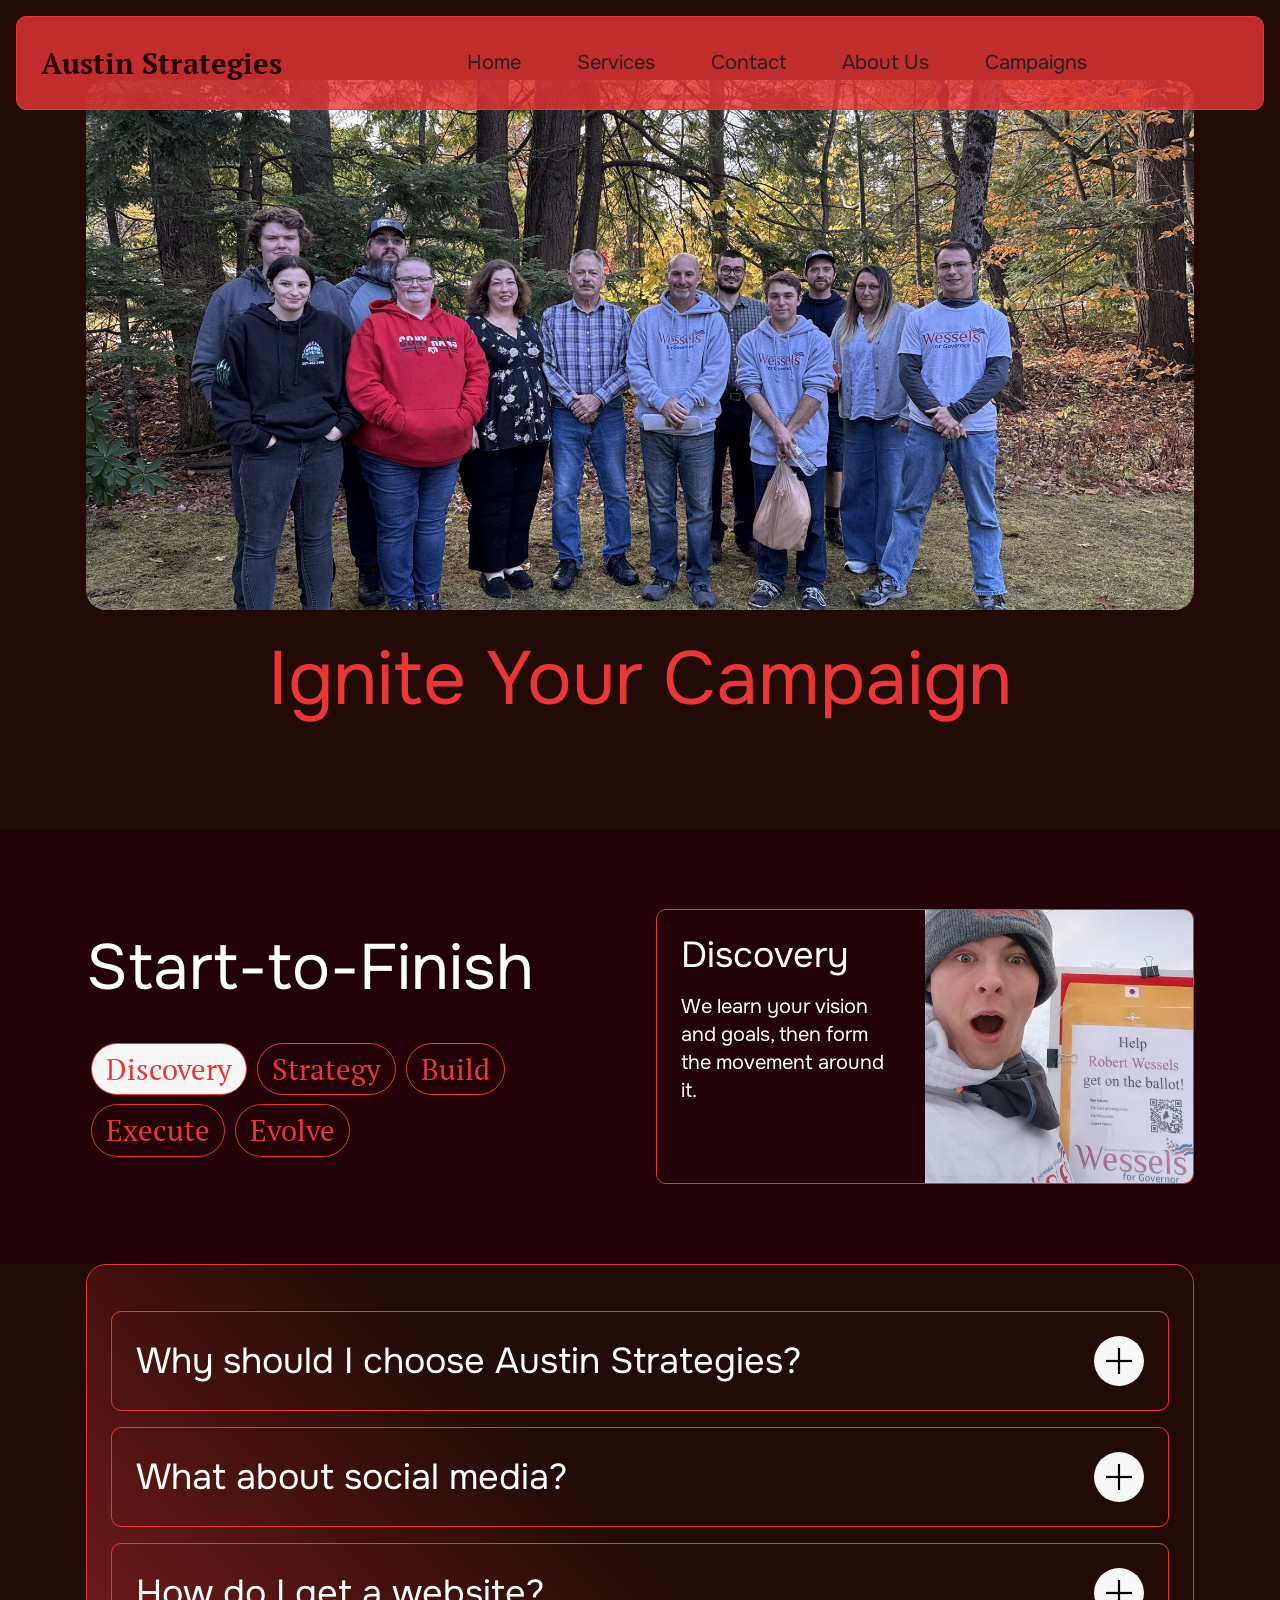
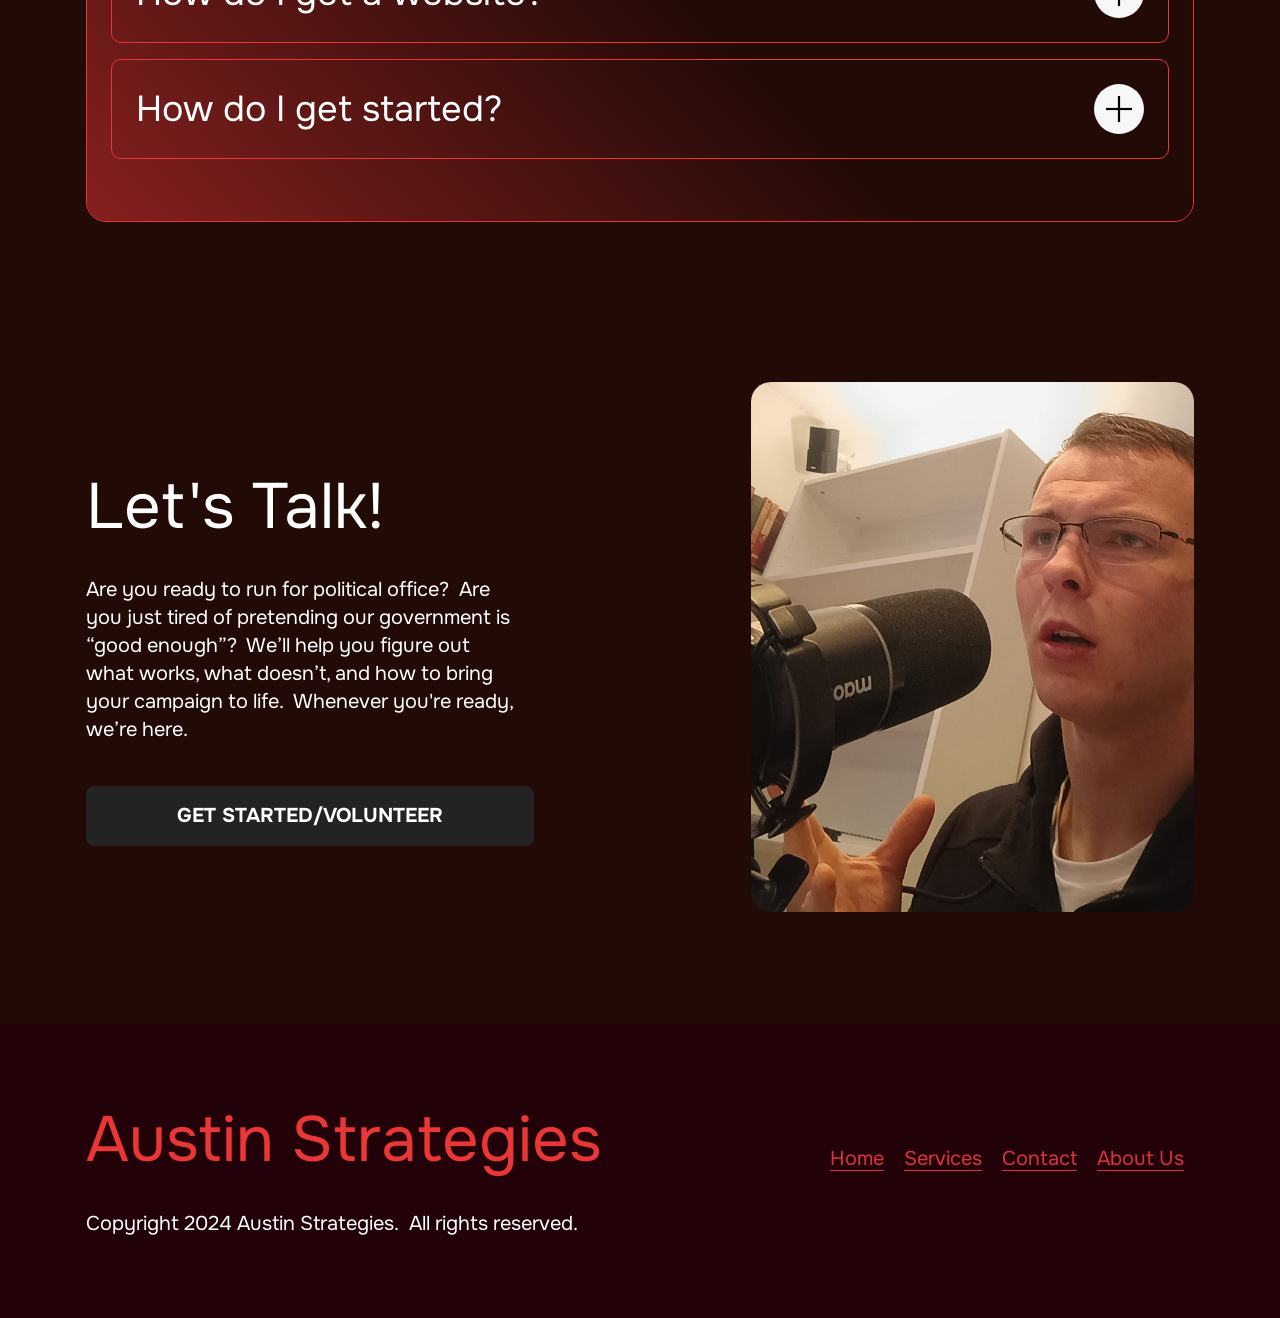
<file: index.html>
<!DOCTYPE html>
<html  >
<head>
  <!-- Site made with Mobirise Website Builder v6.0.6, https://mobirise.com -->
  <meta charset="UTF-8">
  <meta http-equiv="X-UA-Compatible" content="IE=edge">
  <meta name="generator" content="Mobirise v6.0.6, mobirise.com">
  <meta name="viewport" content="width=device-width, initial-scale=1, minimum-scale=1">
  <link rel="shortcut icon" href="assets/images/screenshot202026-02-1120003244-95x86.png" type="image/x-icon">
  <meta name="description" content="">
  
  
  <title>Austin Strategies</title>
  <link rel="stylesheet" href="assets/web/assets/mobirise-icons2/mobirise2.css">
  <link rel="stylesheet" href="assets/bootstrap/css/bootstrap.min.css">
  <link rel="stylesheet" href="assets/bootstrap/css/bootstrap-grid.min.css">
  <link rel="stylesheet" href="assets/bootstrap/css/bootstrap-reboot.min.css">
  <link rel="stylesheet" href="assets/dropdown/css/style.css">
  <link rel="stylesheet" href="assets/socicon/css/styles.css">
  <link rel="stylesheet" href="assets/theme/css/style.css">
  <link rel="preload" href="https://fonts.googleapis.com/css2?family=Onest:wght@400;700&display=swap&display=swap" as="style" onload="this.onload=null;this.rel='stylesheet'">
  <noscript><link rel="stylesheet" href="https://fonts.googleapis.com/css2?family=Onest:wght@400;700&display=swap&display=swap"></noscript>
  <link rel="preload" href="https://fonts.googleapis.com/css?family=PT+Serif:400,400i,700,700i&display=swap" as="style" onload="this.onload=null;this.rel='stylesheet'">
  <noscript><link rel="stylesheet" href="https://fonts.googleapis.com/css?family=PT+Serif:400,400i,700,700i&display=swap"></noscript>
  <link rel="preload" as="style" href="assets/mobirise/css/mbr-additional.css?v=JL5ToY"><link rel="stylesheet" href="assets/mobirise/css/mbr-additional.css?v=JL5ToY" type="text/css">

  
  
  
</head>
<body>
  
  <section data-bs-version="5.1" class="menu menu01 tradem5 cid-uSG4uDA5SI" once="menu" id="menu-1-uSG4uDA5SI">
    

    <div class="container">
        <nav class="navbar navbar-dropdown navbar-fixed-top navbar-expand-lg">
            <div class="menu-container">
                <div class="navbar-brand">
				
                    <span class="navbar-caption-wrap"><a class="navbar-caption text-primary display-7" href="index.html">Austin Strategies</a></span>
                </div>
                <button class="navbar-toggler" type="button" data-toggle="collapse" data-bs-toggle="collapse" data-target="#navbarSupportedContent" data-bs-target="#navbarSupportedContent" aria-controls="navbarNavAltMarkup" aria-expanded="false" aria-label="Toggle navigation">
                    <div class="hamburger">
                        <span></span>
                        <span></span>
                        <span></span>
                        <span></span>
                    </div>
                </button>
                <div class="collapse navbar-collapse" id="navbarSupportedContent">
                    <ul class="navbar-nav nav-dropdown nav-right" data-app-modern-menu="true"><li class="nav-item">
                            <a class="nav-link link text-black display-4" href="index.html">Home</a>
                        </li><li class="nav-item"><a class="nav-link link text-black display-4" href="services.html">Services</a></li><li class="nav-item"><a class="nav-link link text-black display-4" href="contact.html">Contact</a></li>
                        <li class="nav-item">
                            <a class="nav-link link text-black display-4" href="about.html" aria-expanded="false">About Us</a>
                        </li><li class="nav-item">
                            <a class="nav-link link text-black display-4" href="campaign.html" aria-expanded="false">Campaigns</a>
                        </li></ul>
                    
                    
                </div>
            </div>
        </nav>
    </div>
</section>

<section data-bs-version="5.1" class="header02 tradem5 cid-uSG4uE4gRA" id="hero-2-uSG4uE4gRA">
    

    
    

    <div class="container">
        <div class="row items-wrap">
            <div class="col-12 card">
                <div class="content-wrapper">
                    <div class="image-wrapper">
                        <img src="assets/images/20251030-163716-2048x1536.jpg" alt="Austin Strategies">
                    </div>
                    <h2 class="mbr-section-title mbr-fonts-style display-1">Ignite Your Campaign</h2>
                    <div class="text-wrapper">
                        
                    </div>
                    
                </div>
            </div>
        </div>
    </div>
</section>

<section data-bs-version="5.1" class="tabs01 tabs tradem5 cid-uSG4uEKgMo" id="features-10-uSG4uEKgMo">
    

    
    

    <div class="container">
        <div class="row items-wrap">
            <div class="col-12 col-lg-6 card">
                <div class="content-wrapper">
                    <h2 class="mbr-section-title mbr-fonts-style display-2">Start-to-Finish</h2>
                    <div class="tabs-wrapper">
                        <ul class="nav nav-tabs" role="tablist">
                            <li class="nav-item first mbr-fonts-style"><a class="nav-link show mbr-fonts-style active display-7" role="tab" data-toggle="tab" data-bs-toggle="tab" href="#features-10-uSG4uEKgMo_tab0" aria-selected="true">Discovery</a></li>
                            <li class="nav-item"><a class="nav-link mbr-fonts-style active display-7" role="tab" data-toggle="tab" data-bs-toggle="tab" href="#features-10-uSG4uEKgMo_tab1" aria-selected="true">Strategy</a></li>
                            <li class="nav-item"><a class="nav-link mbr-fonts-style active display-7" role="tab" data-toggle="tab" data-bs-toggle="tab" href="#features-10-uSG4uEKgMo_tab2" aria-selected="true">Build</a></li>
                            <li class="nav-item"><a class="nav-link mbr-fonts-style active display-7" role="tab" data-toggle="tab" data-bs-toggle="tab" href="#features-10-uSG4uEKgMo_tab3" aria-selected="true">Execute</a></li>
                            <li class="nav-item"><a class="nav-link mbr-fonts-style active display-7" role="tab" data-toggle="tab" data-bs-toggle="tab" href="#features-10-uSG4uEKgMo_tab4" aria-selected="true">Evolve</a></li>
                            
                        </ul>
                    </div>
                </div>
            </div>
            <div class="col-12 col-lg-6 card">
                <div class="tab-content">
                    <div id="tab1" class="tab-pane in active" role="tabpanel">
                        <div class="item-content">
                            <div class="text-wrapper">
                                <h4 class="item-title mbr-fonts-style display-5">Discovery</h4>
                                <div class="text-wrap">
                                    <p class="item-text mbr-fonts-style display-4">We learn your vision and goals, then form the movement around it.</p>
                                </div>
                            </div>
                            <div class="image-wrap">
                                <img src="assets/images/img-20260107-144741914-hdr-536x952.jpeg" alt="Getting signatures">
                            </div>
                        </div>
                    </div>
                    <div id="tab2" class="tab-pane" role="tabpanel">
                        <div class="item-content ">
                            <div class="text-wrapper">
                                <h4 class="item-title mbr-fonts-style display-5">Strategy</h4>
                                <div class="text-wrap">
                                    <p class="item-text mbr-fonts-style display-4">We design the structure, content, and processes to fit your race.</p>
                                </div>
                            </div>
                            <div class="image-wrap">
                                <img src="assets/images/screenshot-20250823-130809.macrodroid-1-536x1191.png" alt="Automation">
                            </div>
                        </div>
                    </div>
                    <div id="tab3" class="tab-pane" role="tabpanel">
                        <div class="item-content ">
                            <div class="text-wrapper">
                                <h4 class="item-title mbr-fonts-style display-5">Build</h4>
                                <div class="text-wrap">
                                    <p class="item-text mbr-fonts-style display-4">Your campaign should be cost-effective, so we will maximize voter outreach while optimizing touches and impressions.</p>
                                </div>
                            </div>
                            <div class="image-wrap">
                                <img src="assets/images/screenshot-20260213-210529.termux-536x1191.png" alt="Termux">
                            </div>
                        </div>
                    </div>
                    <div id="tab4" class="tab-pane" role="tabpanel">
                        <div class="item-content ">
                            <div class="text-wrapper">
                                <h4 class="item-title mbr-fonts-style display-5">Execute</h4>
                                <div class="text-wrap">
                                    <p class="item-text mbr-fonts-style display-4">After ensuring everything is in place, we hit the ground running.</p>
                                </div>
                            </div>
                            <div class="image-wrap">
                                <img src="assets/images/screenshot-20260201-194113.chrome-536x1191.png" alt="Numinar">
                            </div>
                        </div>
                    </div>
                    <div id="tab5" class="tab-pane" role="tabpanel">
                        <div class="item-content ">
                            <div class="text-wrapper">
                                <h4 class="item-title mbr-fonts-style display-5">Evolve</h4>
                                <div class="text-wrap">
                                    <p class="item-text mbr-fonts-style display-4">We stay on top of developments and voter outreach programs.</p>
                                </div>
                            </div>
                            <div class="image-wrap">
                                <img src="assets/images/img-2026-01-18-19-32-39-193-536x715.jpg" alt="First on the ballot">
                            </div>
                        </div>
                    </div>
                    
                </div>
            </div>
        </div>
    </div>
</section>

<section data-bs-version="5.1" class="list01 tradem5 cid-uSJubHg4ZI" id="list01-b">
    

    
    

    <div class="container">
        <div class="row">
            <div class="col-12">
                <div class="content-wrapper">
                    
                    <div id="bootstrap-accordion_3" class="panel-group accordionStyles accordion" role="tablist" aria-multiselectable="true">
                        <div class="card">
                            <div class="card-header" role="tab" id="headingOne">
                                <a role="button" class="panel-title collapsed" data-toggle="collapse" data-bs-toggle="collapse" data-core="" href="#collapse1_3" aria-expanded="false" aria-controls="collapse1">
                                    <h4 class="panel-title-edit mbr-fonts-style display-5">Why should I choose Austin Strategies?</h4>
                                    <div class="icon-wrapper">
                                        <span class="sign mbr-iconfont mobi-mbri-plus mobi-mbri"></span>
                                    </div>
                                </a>
                            </div>
                            <div id="collapse1_3" class="panel-collapse noScroll collapse" role="tabpanel" aria-labelledby="headingOne" data-parent="#accordion" data-bs-parent="#bootstrap-accordion_3">
                                <div class="panel-body">
                                    <p class="panel-text mbr-fonts-style display-4">Excellent question!&nbsp; Ultimately, we are focused on results and on providing the best possible service.&nbsp; We have the tools, stamina, and knowledge to effectively put together a winning ground game to win.</p>
                                </div>
                            </div>
                        </div>
                        <div class="card">
                            <div class="card-header" role="tab" id="headingTwo">
                                <a role="button" class="panel-title collapsed" data-toggle="collapse" data-bs-toggle="collapse" data-core="" href="#collapse2_3" aria-expanded="false" aria-controls="collapse2">
                                    <h4 class="panel-title-edit mbr-fonts-style display-5">What about social media?</h4>
                                    <div class="icon-wrapper">
                                        <span class="sign mbr-iconfont mobi-mbri-plus mobi-mbri"></span>
                                    </div>
                                </a>
                            </div>
                            <div id="collapse2_3" class="panel-collapse noScroll collapse" role="tabpanel" aria-labelledby="headingTwo" data-parent="#accordion" data-bs-parent="#bootstrap-accordion_3">
                                <div class="panel-body">
                                    <p class="panel-text mbr-fonts-style display-4">We can manage and operate your social media platforms, setting up all digital connections so you don't have to worry about digital marketing.</p>
                                </div>
                            </div>
                        </div>
                        <div class="card">
                            <div class="card-header" role="tab" id="headingThree">
                                <a role="button" class="panel-title collapsed" data-toggle="collapse" data-bs-toggle="collapse" data-core="" href="#collapse3_3" aria-expanded="false" aria-controls="collapse3">
                                    <h4 class="panel-title-edit mbr-fonts-style display-5">How do I get a website?</h4>
                                    <div class="icon-wrapper">
                                        <span class="sign mbr-iconfont mobi-mbri-plus mobi-mbri"></span>
                                    </div>
                                </a>
                            </div>
                            <div id="collapse3_3" class="panel-collapse noScroll collapse" role="tabpanel" aria-labelledby="headingThree" data-parent="#accordion" data-bs-parent="#bootstrap-accordion_3">
                                <div class="panel-body">
                                    <p class="panel-text mbr-fonts-style display-4">We design and build static websites and set them up so you can upload pictures, policy platforms, announcements, and change details without hassle.</p>
                                </div>
                            </div>
                        </div>
                        <div class="card">
                            <div class="card-header" role="tab" id="headingFour">
                                <a role="button" class="panel-title collapsed" data-toggle="collapse" data-bs-toggle="collapse" data-core="" href="#collapse4_3" aria-expanded="false" aria-controls="collapse4">
                                    <h4 class="panel-title-edit mbr-fonts-style display-5">How do I get started?</h4>
                                    <div class="icon-wrapper">
                                        <span class="sign mbr-iconfont mobi-mbri-plus mobi-mbri"></span>
                                    </div>
                                </a>
                            </div>
                            <div id="collapse4_3" class="panel-collapse noScroll collapse" role="tabpanel" aria-labelledby="headingFour" data-parent="#accordion" data-bs-parent="#bootstrap-accordion_3">
                                <div class="panel-body">
                                    <p class="panel-text mbr-fonts-style display-4">Simple, you just reach out through the contact form.  We’ll schedule a quick conversation to understand what you need, walk you through the options, and figure out the best fit.</p>
                                </div>
                            </div>
                        </div>
                        
                        
                    </div>
                </div>
            </div>
        </div>
    </div>
</section>

<section data-bs-version="5.1" class="article02 tradem5 cid-uSG4uFWSoI" id="generic-text-2-uSG4uFWSoI">
    

    
    

    <div class="container">
        <div class="row items-wrap">
            <div class="col-12 col-lg-6 card">
                <div class="content-wrapper">
                    <h2 class="mbr-section-title mbr-fonts-style display-2">Let's Talk!</h2>
                    <div class="text-wrapper">
                        <p class="mbr-text mbr-fonts-style display-4">Are you ready to run for political office?&nbsp; Are you just tired of pretending our government is “good enough”?&nbsp; We’ll help you figure out what works, what doesn’t, and how to bring your campaign to life.&nbsp; Whenever you're ready, we’re here.</p>
                    </div>
                    <div class="mbr-section-btn"><a class="btn btn-black display-4" href="https://forms.gle/6SxPCvq4JrFUHr5v7">GET STARTED/VOLUNTEER</a></div>
                </div>
            </div>
            <div class="col-lg-5">
                <div class="content-wrapper">
                    <div class="image-wrapper">
                        <img src="assets/images/img-20250910-83431081-886x1574.jpeg" alt="Zoom meeting">
                    </div>
                </div>
            </div>
        </div>
    </div>
</section>

<section data-bs-version="5.1" class="footer01 tradem5 cid-uSG4uG8IVL" once="footers" id="footer-1-uSG4uG8IVL">
    

    
    

    <div class="container">
        <div class="row items-wrap">
            <div class="col-12 col-lg-6 card">
                <div class="title-wrapper">
                    <a href="#">
                        <h2 class="mbr-section-title mbr-fonts-style display-2">Austin Strategies&nbsp;</h2>
                    </a>
                </div>
            </div>
            <div class="col-12 col-lg-6 card">
                <div class="nav-wrapper">
                    <ul class="list mbr-fonts-style display-4">
                        <li class="item-wrap"><a href="index.html" class="text-danger text-primary">Home</a></li><li class="item-wrap"><a href="services.html" class="text-danger text-primary">Services</a></li><a href="about.html" class="text-primary">
                        </a><li class="item-wrap"><a href="index.html" class="text-danger text-primary">Contact</a></li>
                        <li class="item-wrap"><a href="about.html" class="text-danger">About Us</a></li>
                    </ul>
                </div>
            </div>
            <div class="col-12">
                <h2 class="mbr-copy mbr-fonts-style display-4">Copyright 2024 Austin Strategies.&nbsp; All rights reserved.</h2>
            </div>
        </div>
    </div>
</section>


<script src="assets/bootstrap/js/bootstrap.bundle.min.js"></script>
  <script src="assets/smoothscroll/smooth-scroll.js"></script>
  <script src="assets/ytplayer/index.js"></script>
  <script src="assets/dropdown/js/navbar-dropdown.js"></script>
  <script src="assets/mbr-tabs/mbr-tabs.js"></script>
  <script src="assets/mbr-switch-arrow/mbr-switch-arrow.js"></script>
  <script src="assets/theme/js/script.js"></script>
  
  
  
</body>
</html>
</file>
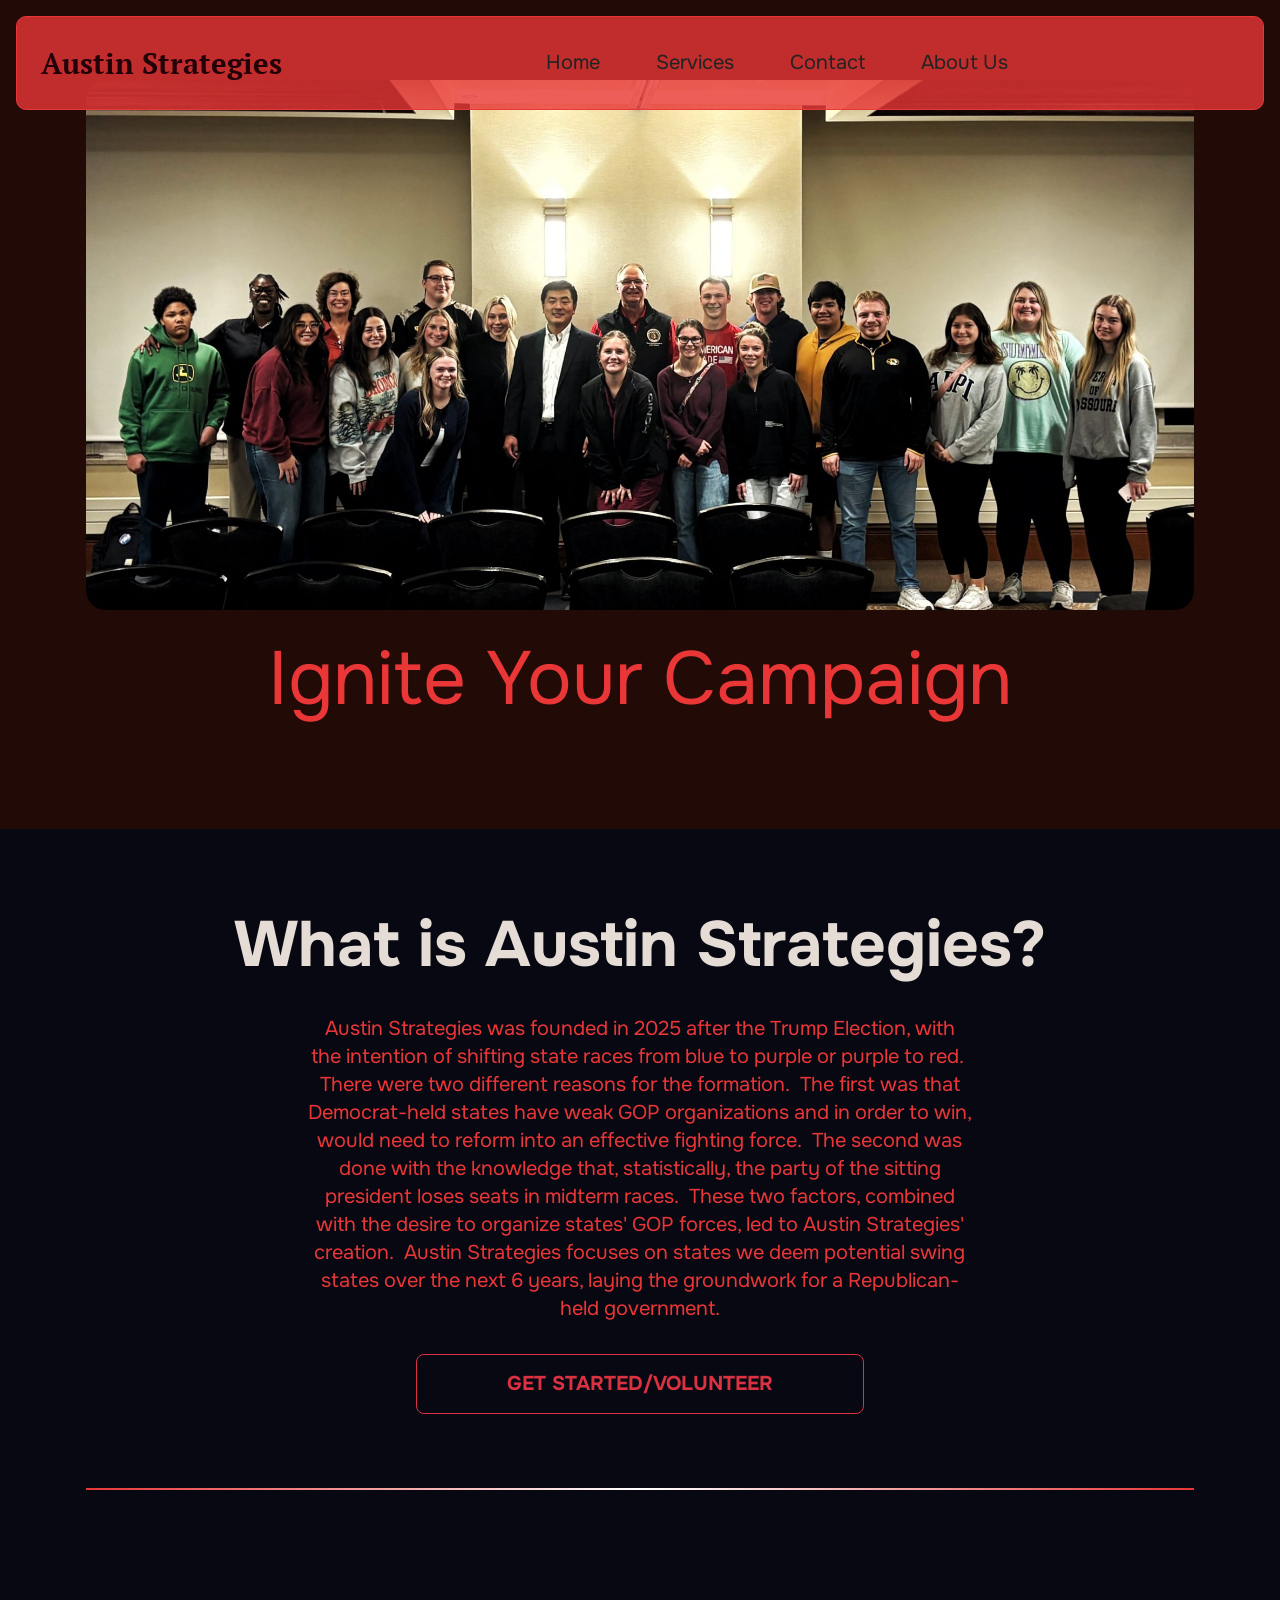
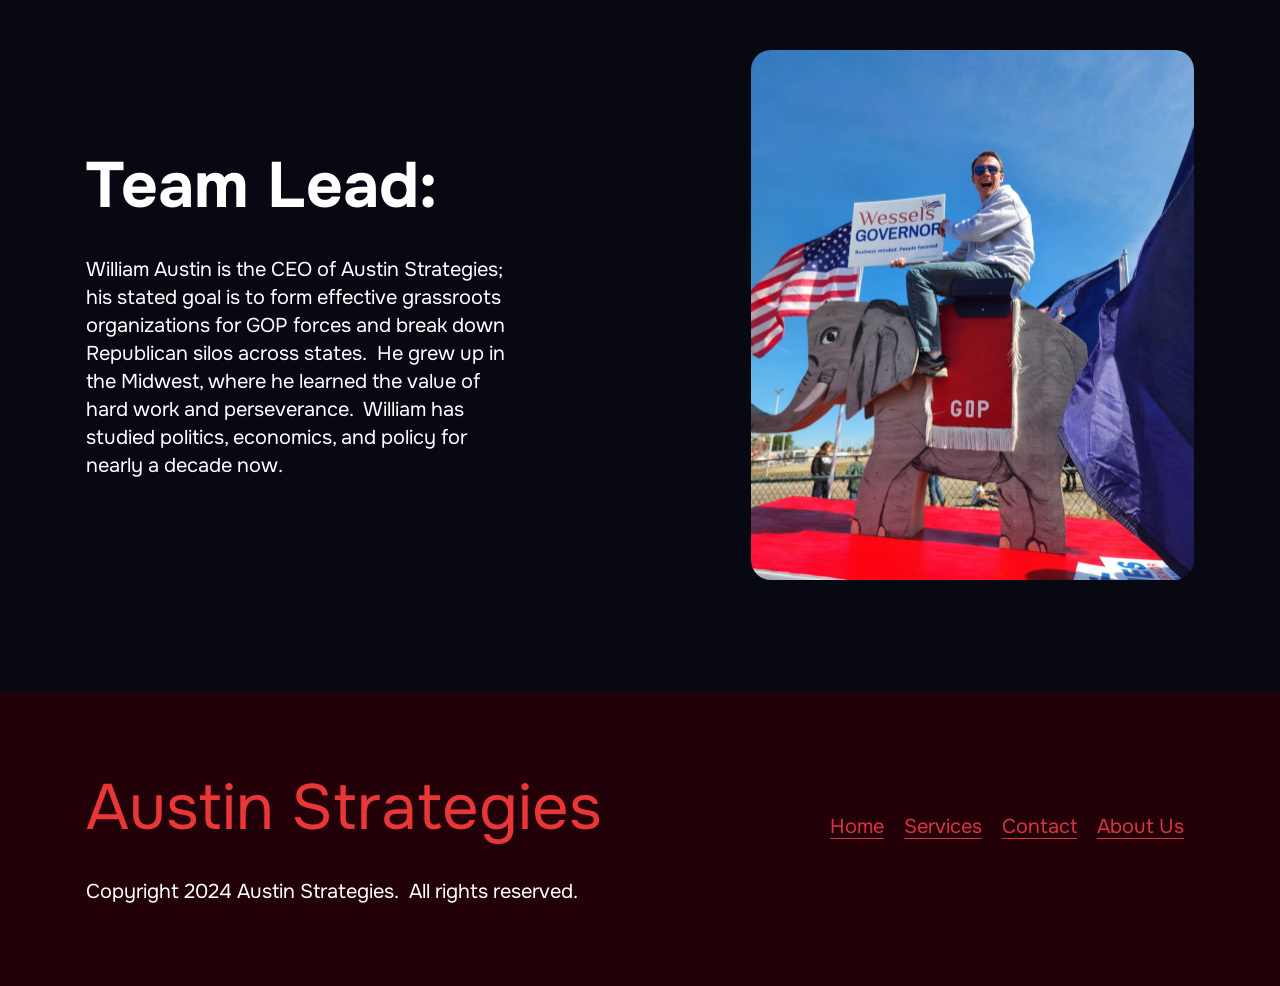
<file: about.html>
<!DOCTYPE html>
<html  >
<head>
  <!-- Site made with Mobirise Website Builder v6.0.6, https://mobirise.com -->
  <meta charset="UTF-8">
  <meta http-equiv="X-UA-Compatible" content="IE=edge">
  <meta name="generator" content="Mobirise v6.0.6, mobirise.com">
  <meta name="viewport" content="width=device-width, initial-scale=1, minimum-scale=1">
  <link rel="shortcut icon" href="assets/images/screenshot202026-02-1120003244-95x86.png" type="image/x-icon">
  <meta name="description" content="">
  
  
  <title>About Us</title>
  <link rel="stylesheet" href="assets/web/assets/mobirise-icons2/mobirise2.css">
  <link rel="stylesheet" href="assets/bootstrap/css/bootstrap.min.css">
  <link rel="stylesheet" href="assets/bootstrap/css/bootstrap-grid.min.css">
  <link rel="stylesheet" href="assets/bootstrap/css/bootstrap-reboot.min.css">
  <link rel="stylesheet" href="assets/dropdown/css/style.css">
  <link rel="stylesheet" href="assets/socicon/css/styles.css">
  <link rel="stylesheet" href="assets/theme/css/style.css">
  <link rel="preload" href="https://fonts.googleapis.com/css2?family=Onest:wght@400;700&display=swap&display=swap" as="style" onload="this.onload=null;this.rel='stylesheet'">
  <noscript><link rel="stylesheet" href="https://fonts.googleapis.com/css2?family=Onest:wght@400;700&display=swap&display=swap"></noscript>
  <link rel="preload" href="https://fonts.googleapis.com/css?family=PT+Serif:400,400i,700,700i&display=swap" as="style" onload="this.onload=null;this.rel='stylesheet'">
  <noscript><link rel="stylesheet" href="https://fonts.googleapis.com/css?family=PT+Serif:400,400i,700,700i&display=swap"></noscript>
  <link rel="preload" as="style" href="assets/mobirise/css/mbr-additional.css?v=tw6IeP"><link rel="stylesheet" href="assets/mobirise/css/mbr-additional.css?v=tw6IeP" type="text/css">

  
  
  
</head>
<body>
  
  <section data-bs-version="5.1" class="menu menu01 tradem5 cid-uSKckRHDEF" once="menu" id="menu01-x">
    

    <div class="container">
        <nav class="navbar navbar-dropdown navbar-fixed-top navbar-expand-lg">
            <div class="menu-container">
                <div class="navbar-brand">
				
                    <span class="navbar-caption-wrap"><a class="navbar-caption text-primary display-7" href="index.html">Austin Strategies</a></span>
                </div>
                <button class="navbar-toggler" type="button" data-toggle="collapse" data-bs-toggle="collapse" data-target="#navbarSupportedContent" data-bs-target="#navbarSupportedContent" aria-controls="navbarNavAltMarkup" aria-expanded="false" aria-label="Toggle navigation">
                    <div class="hamburger">
                        <span></span>
                        <span></span>
                        <span></span>
                        <span></span>
                    </div>
                </button>
                <div class="collapse navbar-collapse" id="navbarSupportedContent">
                    <ul class="navbar-nav nav-dropdown nav-right" data-app-modern-menu="true"><li class="nav-item">
                            <a class="nav-link link text-black display-4" href="index.html">Home</a>
                        </li><li class="nav-item"><a class="nav-link link text-black display-4" href="services.html">Services</a></li><li class="nav-item"><a class="nav-link link text-black display-4" href="contact.html">Contact</a></li>
                        <li class="nav-item">
                            <a class="nav-link link text-black display-4" href="about.html" aria-expanded="false">About Us</a>
                        </li></ul>
                    
                    
                </div>
            </div>
        </nav>
    </div>
</section>

<section data-bs-version="5.1" class="header02 tradem5 cid-vbmM0a72U4" id="header02-1a">
    

    
    

    <div class="container">
        <div class="row items-wrap">
            <div class="col-12 card">
                <div class="content-wrapper">
                    <div class="image-wrapper">
                        <img src="assets/images/6789fdcf-dcc9-4d1d-a786-0f560a11fdab-2216x2216.jpeg" alt="Austin Strategies">
                    </div>
                    <h2 class="mbr-section-title mbr-fonts-style display-1">Ignite Your Campaign</h2>
                    <div class="text-wrapper">
                        
                    </div>
                    
                </div>
            </div>
        </div>
    </div>
</section>

<section data-bs-version="5.1" class="article01 tradem5 cid-vbmLSLLcjw" id="article01-18">
    

    
    

    <div class="container">
        <div class="row">
            <div class="col-12">
                <div class="content-wrapper">
                    <h2 class="mbr-section-title mbr-fonts-style display-2">
                        <strong>What is Austin Strategies?</strong></h2>
                    <div class="text-wrapper">
                        <p class="mbr-text mbr-fonts-style display-4">Austin Strategies was founded in 2025 after the Trump Election, with the intention of shifting state races from blue to purple or purple to red.&nbsp; There were two different reasons for the formation.&nbsp; The first was that Democrat-held states have weak GOP organizations and in order to win, would need to reform into an effective fighting force.&nbsp; The second was done with the knowledge that, statistically, the party of the sitting president loses seats in midterm races.&nbsp; These two factors, combined with the desire to organize states' GOP forces, led to Austin Strategies' creation.&nbsp; Austin Strategies focuses on states we deem potential swing states over the next 6 years, laying the groundwork for a Republican-held government.</p>
                    </div>
                    <div class="mbr-section-btn"><a class="btn btn-danger-outline display-4" href="https://forms.gle/6SxPCvq4JrFUHr5v7">
                            GET STARTED/VOLUNTEER</a></div>
                    <div class="border-wrap"></div>
                </div>
            </div>
        </div>
    </div>
</section>

<section data-bs-version="5.1" class="article02 tradem5 cid-vbn6cPaerj" id="article02-1b">
    

    
    

    <div class="container">
        <div class="row items-wrap">
            <div class="col-12 col-lg-6 card">
                <div class="content-wrapper">
                    <h2 class="mbr-section-title mbr-fonts-style display-2"><strong>Team Lead:</strong></h2>
                    <div class="text-wrapper">
                        <p class="mbr-text mbr-fonts-style display-4">William Austin is the CEO of Austin Strategies; his stated goal is to form effective grassroots organizations for GOP forces and break down Republican silos across states.&nbsp; He grew up in the Midwest, where he learned the value of hard work and perseverance.&nbsp; William has studied politics, economics, and policy for nearly a decade now.</p>
                    </div>
                    
                </div>
            </div>
            <div class="col-lg-5">
                <div class="content-wrapper">
                    <div class="image-wrapper">
                        <img src="assets/images/image0000002010-886x1181.jpg" alt="GOP">
                    </div>
                </div>
            </div>
        </div>
    </div>
</section>

<section data-bs-version="5.1" class="footer01 tradem5 cid-uSKckSQ9bU" once="footers" id="footer01-y">
    

    
    

    <div class="container">
        <div class="row items-wrap">
            <div class="col-12 col-lg-6 card">
                <div class="title-wrapper">
                    <a href="#">
                        <h2 class="mbr-section-title mbr-fonts-style display-2">Austin Strategies&nbsp;</h2>
                    </a>
                </div>
            </div>
            <div class="col-12 col-lg-6 card">
                <div class="nav-wrapper">
                    <ul class="list mbr-fonts-style display-4">
                        <li class="item-wrap"><a href="index.html" class="text-danger text-primary">Home</a></li><li class="item-wrap"><a href="services.html" class="text-danger text-primary">Services</a></li><a href="about.html" class="text-primary">
                        </a><li class="item-wrap"><a href="index.html" class="text-danger text-primary">Contact</a></li>
                        <li class="item-wrap"><a href="about.html" class="text-danger">About Us</a></li>
                    </ul>
                </div>
            </div>
            <div class="col-12">
                <h2 class="mbr-copy mbr-fonts-style display-4">Copyright 2024 Austin Strategies.&nbsp; All rights reserved.</h2>
            </div>
        </div>
    </div>
</section>


<script src="assets/bootstrap/js/bootstrap.bundle.min.js"></script>
  <script src="assets/smoothscroll/smooth-scroll.js"></script>
  <script src="assets/ytplayer/index.js"></script>
  <script src="assets/dropdown/js/navbar-dropdown.js"></script>
  <script src="assets/theme/js/script.js"></script>
  
  
  
</body>
</html>
</file>
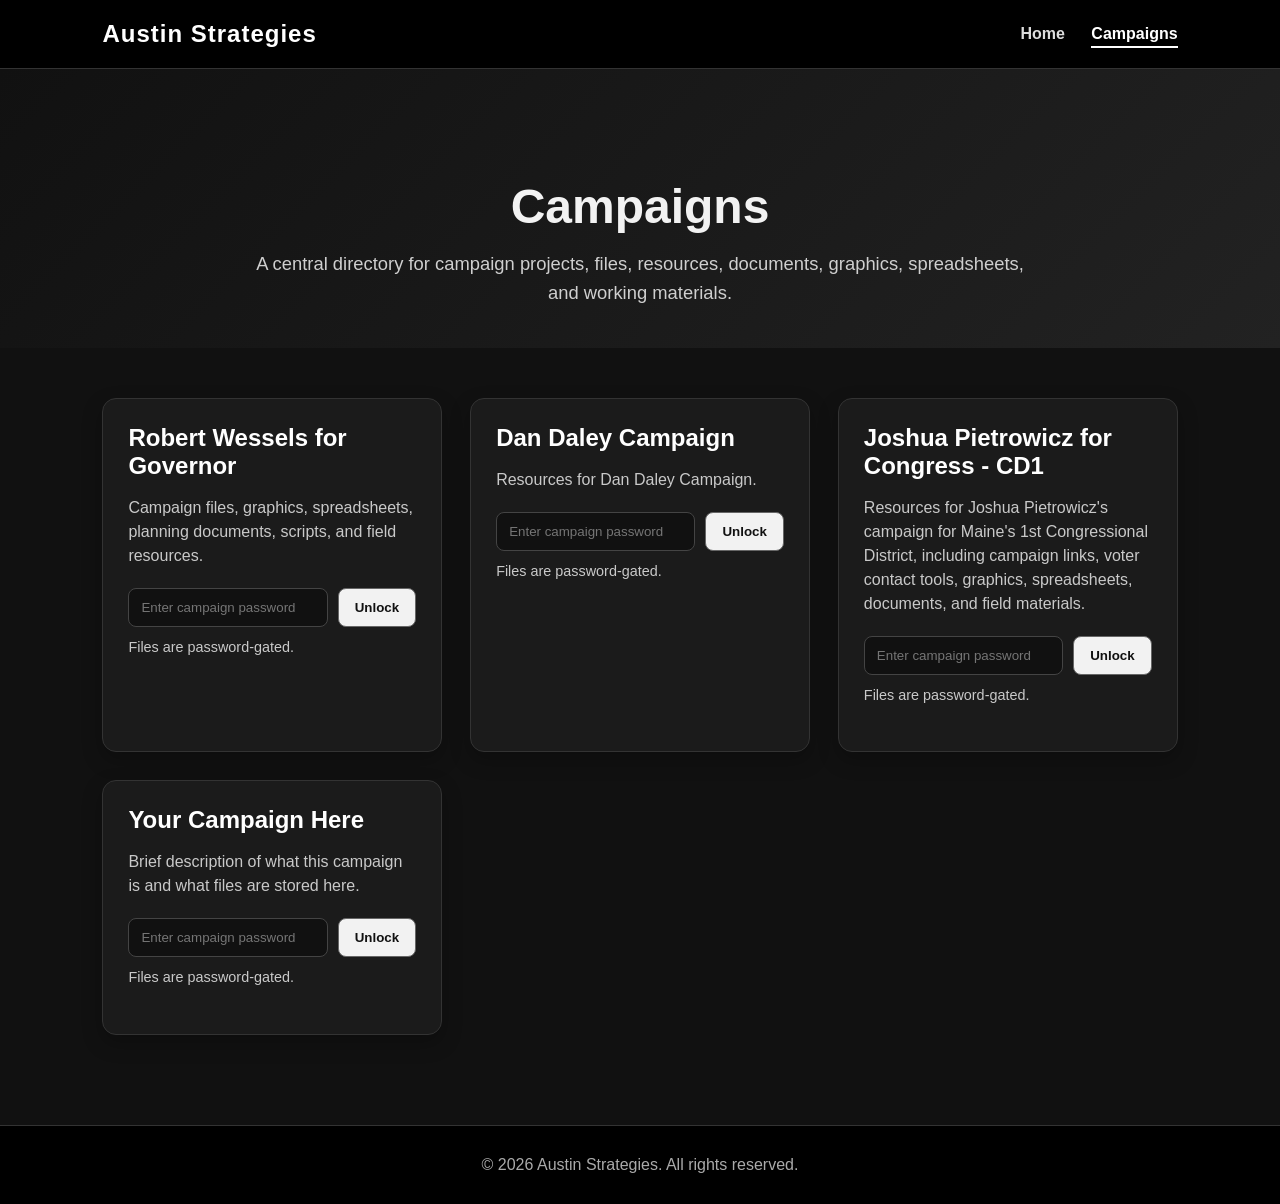
<file: campaign.html>
<!DOCTYPE html>
<html lang="en">
<head>
  <meta charset="UTF-8" />
  <meta name="viewport" content="width=device-width, initial-scale=1.0" />
  <title>Campaigns | Austin Strategies</title>

  <style>
    body {
      margin: 0;
      font-family: Arial, Helvetica, sans-serif;
      background: #111;
      color: #f2f2f2;
    }

    header {
      background: #000;
      padding: 20px 8%;
      border-bottom: 1px solid #333;
    }

    .nav {
      display: flex;
      justify-content: space-between;
      align-items: center;
      flex-wrap: wrap;
    }

    .logo {
      font-size: 1.5rem;
      font-weight: bold;
      color: #fff;
      letter-spacing: 1px;
    }

    .nav-links a {
      color: #ddd;
      text-decoration: none;
      margin-left: 22px;
      font-weight: bold;
    }

    .nav-links a:hover,
    .nav-links a.active {
      color: #ffffff;
      border-bottom: 2px solid #ffffff;
      padding-bottom: 4px;
    }

    .hero {
      padding: 70px 8% 40px;
      background: linear-gradient(135deg, #111, #222);
      text-align: center;
    }

    .hero h1 {
      font-size: 3rem;
      margin-bottom: 15px;
    }

    .hero p {
      max-width: 800px;
      margin: 0 auto;
      color: #cfcfcf;
      font-size: 1.15rem;
      line-height: 1.6;
    }

    .container {
      padding: 50px 8%;
      max-width: 1200px;
      margin: auto;
    }

    .campaign-grid {
      display: grid;
      grid-template-columns: repeat(auto-fit, minmax(280px, 1fr));
      gap: 28px;
    }

    .campaign-card {
      background: #1b1b1b;
      border: 1px solid #333;
      border-radius: 14px;
      padding: 25px;
      box-shadow: 0 8px 20px rgba(0,0,0,0.25);
      transition: transform 0.2s ease, border-color 0.2s ease;
    }

    .campaign-card:hover {
      transform: translateY(-4px);
      border-color: #777;
    }

    .campaign-card h2 {
      margin-top: 0;
      margin-bottom: 10px;
      font-size: 1.5rem;
      color: #fff;
    }

    .campaign-card p {
      color: #c9c9c9;
      line-height: 1.5;
      margin-bottom: 20px;
    }

    .password-area {
      margin-top: 18px;
      display: flex;
      gap: 10px;
      flex-wrap: wrap;
    }

    .password-area input {
      flex: 1;
      min-width: 160px;
      padding: 11px 12px;
      border-radius: 8px;
      border: 1px solid #444;
      background: #111;
      color: #fff;
      outline: none;
    }

    .password-area input:focus {
      border-color: #888;
    }

    .password-area button {
      padding: 11px 16px;
      border-radius: 8px;
      border: 1px solid #666;
      background: #f2f2f2;
      color: #111;
      font-weight: bold;
      cursor: pointer;
    }

    .password-area button:hover {
      background: #fff;
    }

    .locked-note {
      color: #aaa;
      font-size: 0.9rem;
      margin-top: 10px;
      margin-bottom: 0;
    }

    .error-message {
      color: #ff7b7b;
      font-size: 0.9rem;
      margin-top: 10px;
      display: none;
    }

    .file-links {
      display: none;
      flex-direction: column;
      gap: 10px;
      margin-top: 20px;
    }

    .file-links a {
      display: block;
      background: #2a2a2a;
      color: #fff;
      text-decoration: none;
      padding: 11px 14px;
      border-radius: 8px;
      border: 1px solid #444;
      font-weight: bold;
    }

    .file-links a:hover {
      background: #444;
    }

    footer {
      text-align: center;
      padding: 30px 8%;
      color: #aaa;
      border-top: 1px solid #333;
      margin-top: 40px;
      background: #000;
    }

    @media (max-width: 700px) {
      .hero h1 {
        font-size: 2.2rem;
      }

      .nav {
        flex-direction: column;
        gap: 15px;
      }

      .nav-links a {
        margin: 0 10px;
      }

      .password-area {
        flex-direction: column;
      }

      .password-area button {
        width: 100%;
      }
    }
  </style>
</head>

<body>

  <header>
    <div class="nav">
      <div class="logo">Austin Strategies</div>

      <div class="nav-links">
        <a href="index.html">Home</a>
        <a href="campaigns.html" class="active">Campaigns</a>
      </div>
    </div>
  </header>

  <section class="hero">
    <h1>Campaigns</h1>
    <p>
      A central directory for campaign projects, files, resources, documents,
      graphics, spreadsheets, and working materials.
    </p>
  </section>

  <main class="container">

    <div class="campaign-grid">

      <!-- Campaign 1 -->
      <div class="campaign-card">
        <h2>Robert Wessels for Governor</h2>
        <p>
          Campaign files, graphics, spreadsheets, planning documents, scripts,
          and field resources.
        </p>

        <div class="password-area">
          <input type="password" id="wesselsPassword" placeholder="Enter campaign password">
          <button onclick="unlockCampaign('wessels', 'wesselsPassword', 'wesselsLinks', 'wesselsError')">
            Unlock
          </button>
        </div>

        <p class="locked-note">Files are password-gated.</p>
        <p class="error-message" id="wesselsError">Incorrect password.</p>

        <div class="file-links" id="wesselsLinks">
          <a href="Currently Nothing" target="_blank">Well done, most people don't know how to read HTML</a>
          <a href="Currently Nothing" target="_blank">Door Knocking Spreadsheet</a>
          <a href="Currently Nothing" target="_blank">Texting Scripts</a>
          <a href="Currently Nothing" target="_blank">Event Materials</a>
        </div>
      </div>

      <!-- Campaign 2 -->
      <div class="campaign-card">
        <h2>Dan Daley Campaign</h2>
        <p>
          Resources for Dan Daley Campaign.
        </p>

        <div class="password-area">
          <input type="password" id="daleyPassword" placeholder="Enter campaign password">
          <button onclick="unlockCampaign('daley', 'daleyPassword', 'daleyLinks', 'daleyError')">
            Unlock
          </button>
        </div>

        <p class="locked-note">Files are password-gated.</p>
        <p class="error-message" id="daleyError">Incorrect password.</p>

        <div class="file-links" id="daleyLinks">
          <a href="https://austinstrat.app/p/zv9z92qloqppso7b6ev3rg" target="_blank">Texting Link 1</a>
          <a href="https://austinstrat.app/p/i4wpa6tjwcdkr84tx2bxs" target="_blank">Texting Link 2</a>
          <a href="https://austinstrat.app/p/jsb6ph5em0bx5jk5oz5a2g" target="_blank">Texting Link 3</a>
          <a href="https://austinstrat.app/p/8zg7d5ib5zqwurnefmqqha" target="_blank">Calling Link 1</a>
          <a href="https://austinstrat.app/p/8jb1i8ekvpeskttw6mr47" target="_blank">Calling Link 2</a>
          <a href="https://austinstrat.app/p/26i4sue0namjcn1im6y3a" target="_blank">Calling Link 3</a>
          <a href="https://austinstrat.app/p/1zsw0xyjto1s9fo5tr4wf9" target="_blank">Calling Link 4</a>
          <a href="https://austinstrat.app/p/6xtvnaelsu8xkeguloxic9" target="_blank">Calling Link 5</a>
          <a href="https://austinstrat.app/p/th4qzss97xh4ogunearyb" target="_blank">Calling Link 6</a>
          <a href="https://austinstrat.app/p/2ezz66buxt2v3e75agts7o" target="_blank">Calling Link 7</a>
        </div>
      </div>

      <!-- Campaign 3 -->
      <div class="campaign-card">
        <h2>Joshua Pietrowicz for Congress - CD1</h2>
        <p>
          Resources for Joshua Pietrowicz's campaign for Maine's 1st Congressional District,
          including campaign links, voter contact tools, graphics, spreadsheets, documents,
          and field materials.
        </p>

        <div class="password-area">
          <input type="password" id="joshuaPassword" placeholder="Enter campaign password">
          <button onclick="unlockCampaign('joshua', 'joshuaPassword', 'joshuaLinks', 'joshuaError')">
            Unlock
          </button>
        </div>

        <p class="locked-note">Files are password-gated.</p>
        <p class="error-message" id="joshuaError">Incorrect password.</p>

        <div class="file-links" id="joshuaLinks">
          <a href="Currently Nothing" target="_blank">Main Folder</a>
          <a href="Currently Nothing" target="_blank">Texting Links</a>
          <a href="Currently Nothing" target="_blank">Calling Links</a>
          <a href="Currently Nothing" target="_blank">Graphics</a>
          <a href="Currently Nothing" target="_blank">Spreadsheets</a>
          <a href="Currently Nothing" target="_blank">Documents</a>
          <a href="Currently Nothing" target="_blank">Event Materials</a>
        </div>
      </div>

      <!-- Campaign 4 -->
      <div class="campaign-card">
        <h2>Your Campaign Here</h2>
        <p>
          Brief description of what this campaign is and what files are stored here.
        </p>

        <div class="password-area">
          <input type="password" id="campaign3Password" placeholder="Enter campaign password">
          <button onclick="unlockCampaign('campaign3', 'campaign3Password', 'campaign3Links', 'campaign3Error')">
            Unlock
          </button>
        </div>

        <p class="locked-note">Files are password-gated.</p>
        <p class="error-message" id="campaign3Error">Incorrect password.</p>

        <div class="file-links" id="campaign3Links">
          <a href="Currently Nothing" target="_blank">Main Folder</a>
          <a href="Currently Nothing" target="_blank">Files</a>
          <a href="Currently Nothing" target="_blank">Planning Notes</a>
        </div>
      </div>

    </div>

  </main>

  <footer>
    © 2026 Austin Strategies. All rights reserved.
  </footer>

  <script>
    const campaignPasswords = {
      wessels: "dontdoit",
      daley: "GqWs2e3",
      joshua: "dontdoit",
      campaign3: "dontdoit"
    };

    function unlockCampaign(campaignKey, inputId, linksId, errorId) {
      const enteredPassword = document.getElementById(inputId).value;
      const links = document.getElementById(linksId);
      const error = document.getElementById(errorId);

      if (enteredPassword === campaignPasswords[campaignKey]) {
        links.style.display = "flex";
        error.style.display = "none";
      } else {
        links.style.display = "none";
        error.style.display = "block";
      }
    }

    document.addEventListener("keydown", function(event) {
      if (event.key === "Enter") {
        const activeElement = document.activeElement;

        if (activeElement.id === "wesselsPassword") {
          unlockCampaign("wessels", "wesselsPassword", "wesselsLinks", "wesselsError");
        }

        if (activeElement.id === "daleyPassword") {
          unlockCampaign("daley", "daleyPassword", "daleyLinks", "daleyError");
        }

        if (activeElement.id === "joshuaPassword") {
          unlockCampaign("joshua", "joshuaPassword", "joshuaLinks", "joshuaError");
        }

        if (activeElement.id === "campaign3Password") {
          unlockCampaign("campaign3", "campaign3Password", "campaign3Links", "campaign3Error");
        }
      }
    });
  </script>

</body>
</html>
</file>
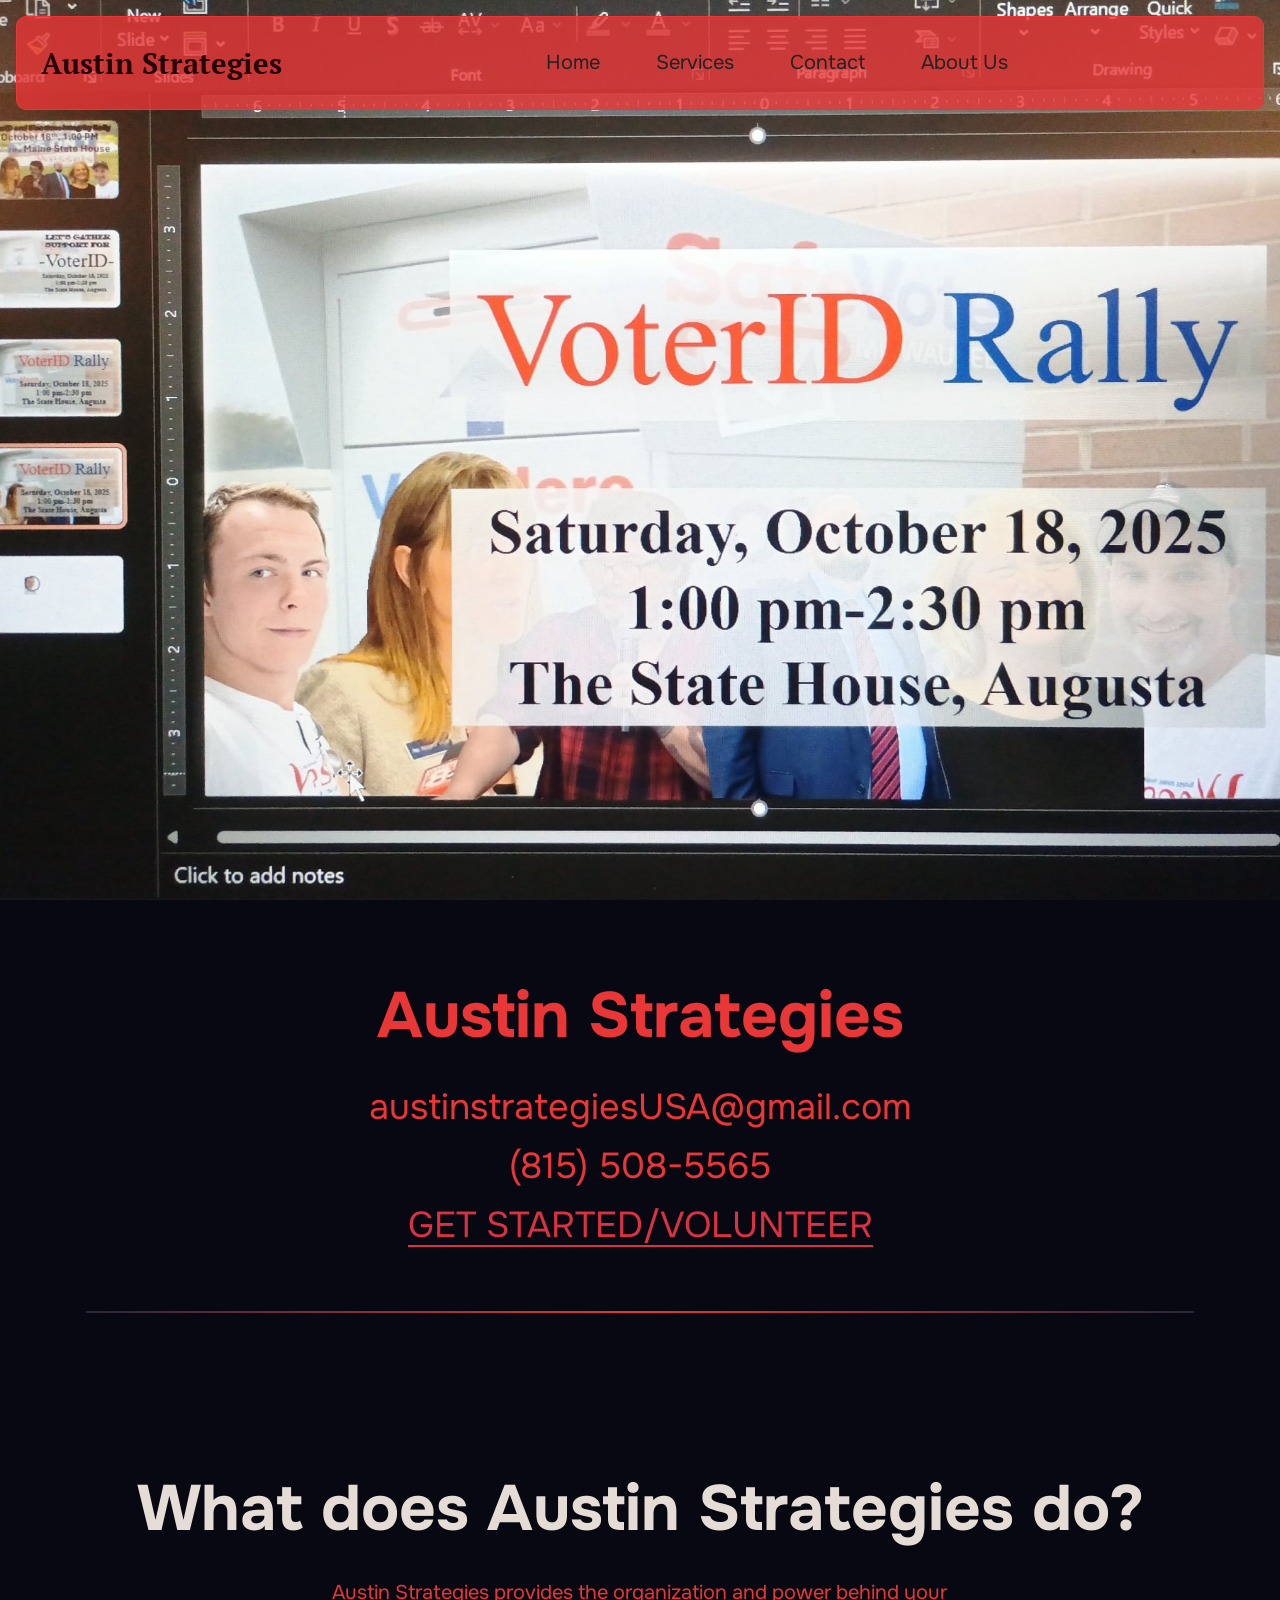
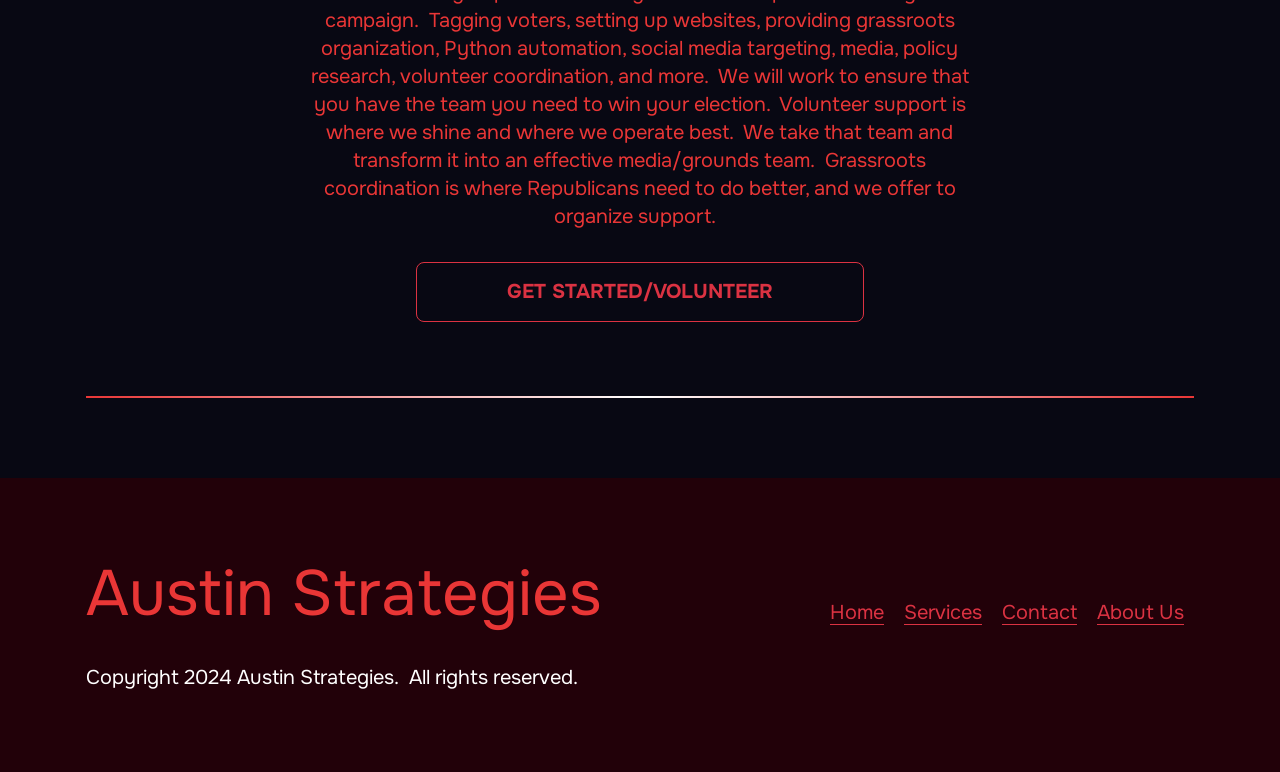
<file: contact.html>
<!DOCTYPE html>
<html  >
<head>
  <!-- Site made with Mobirise Website Builder v6.0.6, https://mobirise.com -->
  <meta charset="UTF-8">
  <meta http-equiv="X-UA-Compatible" content="IE=edge">
  <meta name="generator" content="Mobirise v6.0.6, mobirise.com">
  <meta name="viewport" content="width=device-width, initial-scale=1, minimum-scale=1">
  <link rel="shortcut icon" href="assets/images/screenshot202026-02-1120003244-95x86.png" type="image/x-icon">
  <meta name="description" content="">
  
  
  <title>Contact</title>
  <link rel="stylesheet" href="assets/web/assets/mobirise-icons2/mobirise2.css">
  <link rel="stylesheet" href="assets/bootstrap/css/bootstrap.min.css">
  <link rel="stylesheet" href="assets/bootstrap/css/bootstrap-grid.min.css">
  <link rel="stylesheet" href="assets/bootstrap/css/bootstrap-reboot.min.css">
  <link rel="stylesheet" href="assets/parallax/jarallax.css">
  <link rel="stylesheet" href="assets/dropdown/css/style.css">
  <link rel="stylesheet" href="assets/socicon/css/styles.css">
  <link rel="stylesheet" href="assets/theme/css/style.css">
  <link rel="preload" href="https://fonts.googleapis.com/css2?family=Onest:wght@400;700&display=swap&display=swap" as="style" onload="this.onload=null;this.rel='stylesheet'">
  <noscript><link rel="stylesheet" href="https://fonts.googleapis.com/css2?family=Onest:wght@400;700&display=swap&display=swap"></noscript>
  <link rel="preload" href="https://fonts.googleapis.com/css?family=PT+Serif:400,400i,700,700i&display=swap" as="style" onload="this.onload=null;this.rel='stylesheet'">
  <noscript><link rel="stylesheet" href="https://fonts.googleapis.com/css?family=PT+Serif:400,400i,700,700i&display=swap"></noscript>
  <link rel="preload" as="style" href="assets/mobirise/css/mbr-additional.css?v=DL89t3"><link rel="stylesheet" href="assets/mobirise/css/mbr-additional.css?v=DL89t3" type="text/css">

  
  
  
</head>
<body>
  
  <section data-bs-version="5.1" class="menu menu01 tradem5 cid-uSKcqHgU8N" once="menu" id="menu01-s">
    

    <div class="container">
        <nav class="navbar navbar-dropdown navbar-fixed-top navbar-expand-lg">
            <div class="menu-container">
                <div class="navbar-brand">
				
                    <span class="navbar-caption-wrap"><a class="navbar-caption text-primary display-7" href="index.html">Austin Strategies</a></span>
                </div>
                <button class="navbar-toggler" type="button" data-toggle="collapse" data-bs-toggle="collapse" data-target="#navbarSupportedContent" data-bs-target="#navbarSupportedContent" aria-controls="navbarNavAltMarkup" aria-expanded="false" aria-label="Toggle navigation">
                    <div class="hamburger">
                        <span></span>
                        <span></span>
                        <span></span>
                        <span></span>
                    </div>
                </button>
                <div class="collapse navbar-collapse" id="navbarSupportedContent">
                    <ul class="navbar-nav nav-dropdown nav-right" data-app-modern-menu="true"><li class="nav-item">
                            <a class="nav-link link text-black display-4" href="index.html">Home</a>
                        </li><li class="nav-item"><a class="nav-link link text-black display-4" href="services.html">Services</a></li><li class="nav-item"><a class="nav-link link text-black display-4" href="contact.html">Contact</a></li>
                        <li class="nav-item">
                            <a class="nav-link link text-black display-4" href="about.html" aria-expanded="false">About Us</a>
                        </li></ul>
                    
                    
                </div>
            </div>
        </nav>
    </div>
</section>

<section data-bs-version="5.1" class="image01 walletm5 cid-uSKcqHDOGO mbr-fullscreen mbr-parallax-background" id="image01-t">
    

    
    

    <div class="container-fluid">
        <div class="row">
            <div class="col-12">
                <div class="image-wrap"></div>
            </div>
        </div>
    </div>
</section>

<section data-bs-version="5.1" class="contacts02 tradem5 cid-vbn8GuHobU" id="contacts02-1c">
    

    
    

    <div class="container">
        <div class="row">
            <div class="col-12">
                <div class="content-wrapper">
                    <h2 class="mbr-section-title mbr-fonts-style display-2"><strong>Austin Strategies</strong></h2>
                    <ul class="list mbr-fonts-style display-5">
                        <li class="item-wrap">austinstrategiesUSA@gmail.com</li>
                        <li class="item-wrap">(815) 508-5565</li><li class="item-wrap"><a href="https://forms.gle/6SxPCvq4JrFUHr5v7" class="text-danger">GET STARTED/VOLUNTEER</a></li>
                    </ul>
                    <div class="border-wrap"></div>
                </div>
            </div>
        </div>
    </div>
</section>

<section data-bs-version="5.1" class="article01 tradem5 cid-uSKcqHQX2m" id="article01-u">
    

    
    

    <div class="container">
        <div class="row">
            <div class="col-12">
                <div class="content-wrapper">
                    <h2 class="mbr-section-title mbr-fonts-style display-2">
                        <strong>What does Austin Strategies do</strong><strong>?</strong>
                    </h2>
                    <div class="text-wrapper">
                        <p class="mbr-text mbr-fonts-style display-4">Austin Strategies provides the organization and power behind your campaign.&nbsp; Tagging voters, setting up websites, providing grassroots organization, Python automation, social media targeting, media, policy research, volunteer coordination, and more.&nbsp; We will work to ensure that you have the team you need to win your election.&nbsp; Volunteer support is where we shine and where we operate best.&nbsp; We take that team and transform it into an effective media/grounds team.&nbsp; Grassroots coordination is where Republicans need to do better, and we offer to organize support.&nbsp;&nbsp;</p>
                    </div>
                    <div class="mbr-section-btn"><a class="btn btn-danger-outline display-4" href="https://forms.gle/6SxPCvq4JrFUHr5v7">
                            GET STARTED/VOLUNTEER</a></div>
                    <div class="border-wrap"></div>
                </div>
            </div>
        </div>
    </div>
</section>

<section data-bs-version="5.1" class="footer01 tradem5 cid-uSKcqImrpX" once="footers" id="footer01-w">
    

    
    

    <div class="container">
        <div class="row items-wrap">
            <div class="col-12 col-lg-6 card">
                <div class="title-wrapper">
                    <a href="#">
                        <h2 class="mbr-section-title mbr-fonts-style display-2">Austin Strategies&nbsp;</h2>
                    </a>
                </div>
            </div>
            <div class="col-12 col-lg-6 card">
                <div class="nav-wrapper">
                    <ul class="list mbr-fonts-style display-4">
                        <li class="item-wrap"><a href="index.html" class="text-danger text-primary">Home</a></li><li class="item-wrap"><a href="services.html" class="text-danger text-primary">Services</a></li><a href="about.html" class="text-primary">
                        </a><li class="item-wrap"><a href="index.html" class="text-danger text-primary">Contact</a></li>
                        <li class="item-wrap"><a href="about.html" class="text-danger">About Us</a></li>
                    </ul>
                </div>
            </div>
            <div class="col-12">
                <h2 class="mbr-copy mbr-fonts-style display-4">Copyright 2024 Austin Strategies.&nbsp; All rights reserved.</h2>
            </div>
        </div>
    </div>
</section>


<script src="assets/bootstrap/js/bootstrap.bundle.min.js"></script>
  <script src="assets/parallax/jarallax.js"></script>
  <script src="assets/smoothscroll/smooth-scroll.js"></script>
  <script src="assets/ytplayer/index.js"></script>
  <script src="assets/dropdown/js/navbar-dropdown.js"></script>
  <script src="assets/theme/js/script.js"></script>
  
  
  
</body>
</html>
</file>
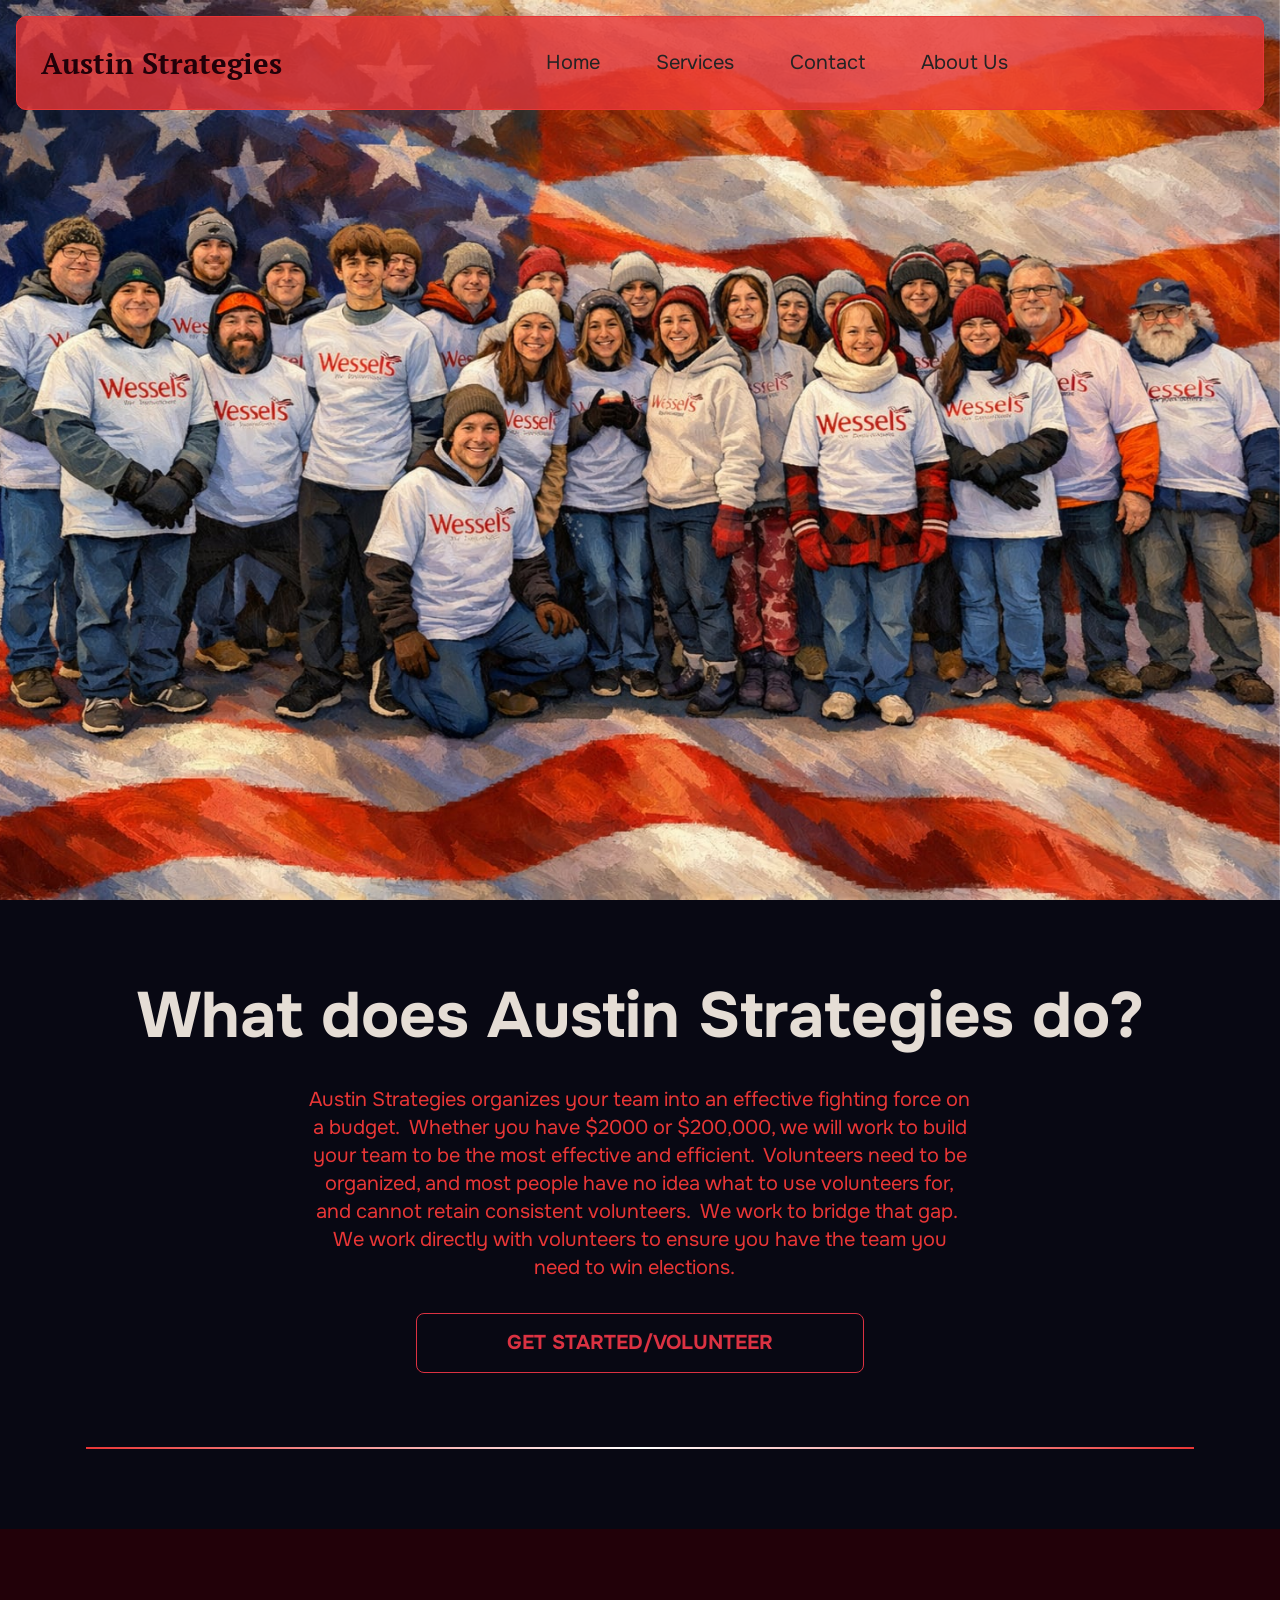
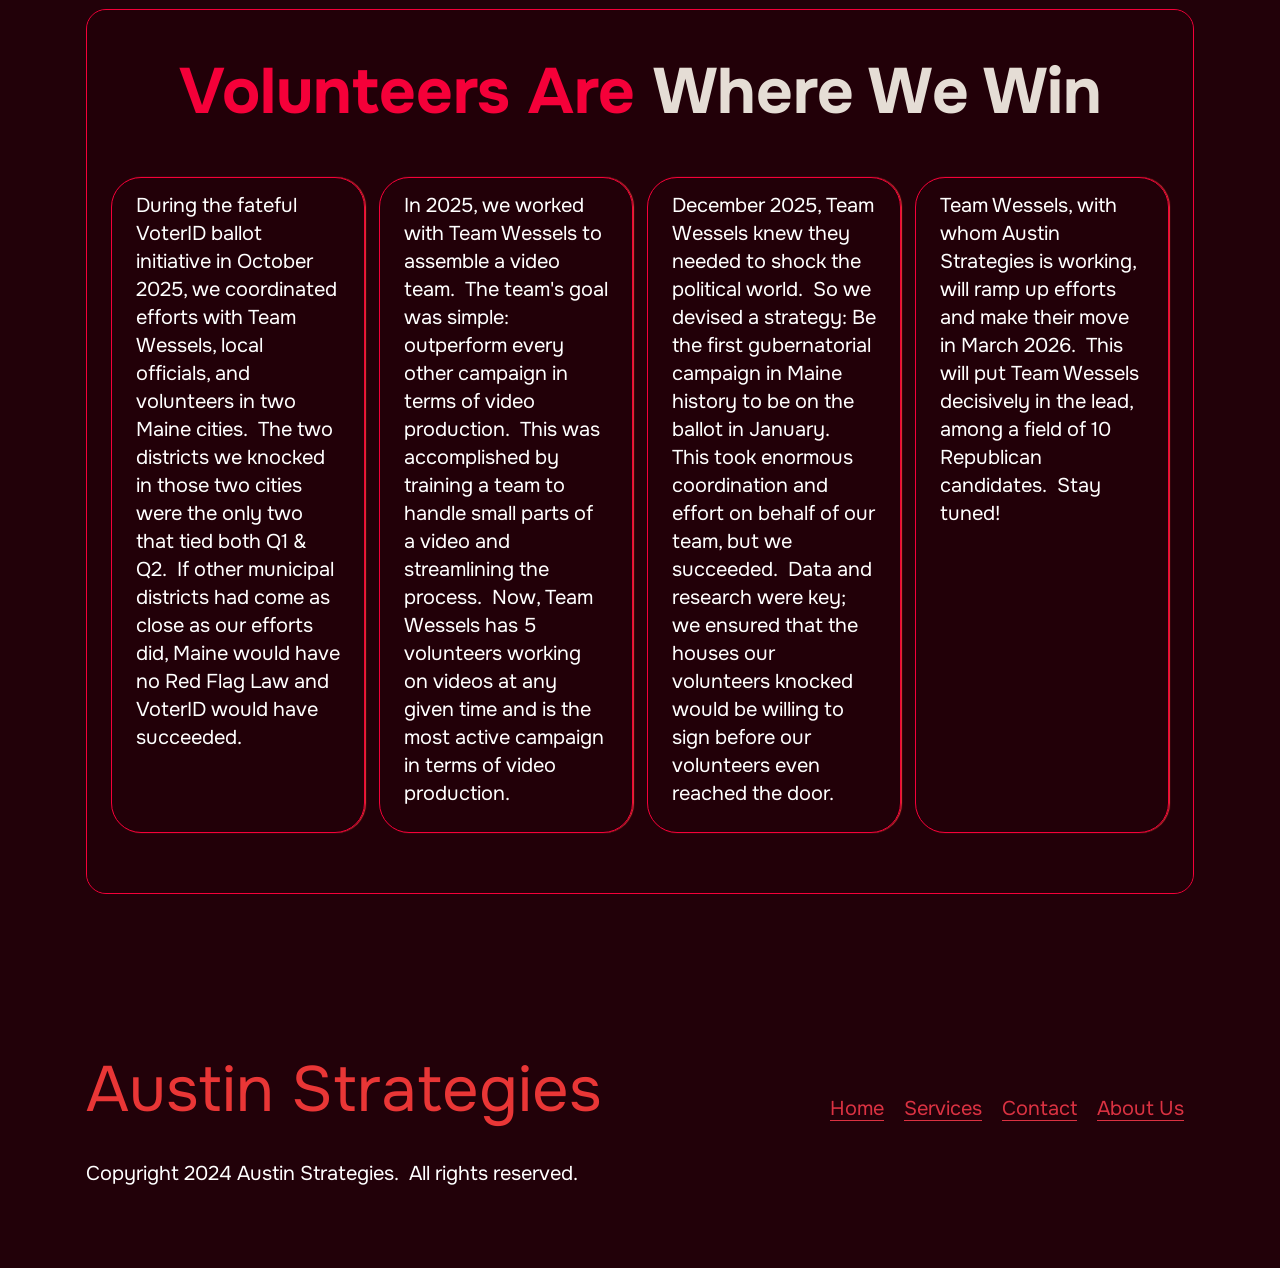
<file: services.html>
<!DOCTYPE html>
<html  >
<head>
  <!-- Site made with Mobirise Website Builder v6.0.6, https://mobirise.com -->
  <meta charset="UTF-8">
  <meta http-equiv="X-UA-Compatible" content="IE=edge">
  <meta name="generator" content="Mobirise v6.0.6, mobirise.com">
  <meta name="viewport" content="width=device-width, initial-scale=1, minimum-scale=1">
  <link rel="shortcut icon" href="assets/images/screenshot202026-02-1120003244-95x86.png" type="image/x-icon">
  <meta name="description" content="">
  
  
  <title>Services</title>
  <link rel="stylesheet" href="assets/web/assets/mobirise-icons2/mobirise2.css">
  <link rel="stylesheet" href="assets/bootstrap/css/bootstrap.min.css">
  <link rel="stylesheet" href="assets/bootstrap/css/bootstrap-grid.min.css">
  <link rel="stylesheet" href="assets/bootstrap/css/bootstrap-reboot.min.css">
  <link rel="stylesheet" href="assets/parallax/jarallax.css">
  <link rel="stylesheet" href="assets/dropdown/css/style.css">
  <link rel="stylesheet" href="assets/socicon/css/styles.css">
  <link rel="stylesheet" href="assets/theme/css/style.css">
  <link rel="preload" href="https://fonts.googleapis.com/css2?family=Onest:wght@400;700&display=swap&display=swap" as="style" onload="this.onload=null;this.rel='stylesheet'">
  <noscript><link rel="stylesheet" href="https://fonts.googleapis.com/css2?family=Onest:wght@400;700&display=swap&display=swap"></noscript>
  <link rel="preload" href="https://fonts.googleapis.com/css?family=PT+Serif:400,400i,700,700i&display=swap" as="style" onload="this.onload=null;this.rel='stylesheet'">
  <noscript><link rel="stylesheet" href="https://fonts.googleapis.com/css?family=PT+Serif:400,400i,700,700i&display=swap"></noscript>
  <link rel="preload" as="style" href="assets/mobirise/css/mbr-additional.css?v=oIRAGz"><link rel="stylesheet" href="assets/mobirise/css/mbr-additional.css?v=oIRAGz" type="text/css">

  
  
  
</head>
<body>
  
  <section data-bs-version="5.1" class="menu menu01 tradem5 cid-vbmB8YCGtQ" once="menu" id="menu01-13">
    

    <div class="container">
        <nav class="navbar navbar-dropdown navbar-fixed-top navbar-expand-lg">
            <div class="menu-container">
                <div class="navbar-brand">
				
                    <span class="navbar-caption-wrap"><a class="navbar-caption text-primary display-7" href="index.html">Austin Strategies</a></span>
                </div>
                <button class="navbar-toggler" type="button" data-toggle="collapse" data-bs-toggle="collapse" data-target="#navbarSupportedContent" data-bs-target="#navbarSupportedContent" aria-controls="navbarNavAltMarkup" aria-expanded="false" aria-label="Toggle navigation">
                    <div class="hamburger">
                        <span></span>
                        <span></span>
                        <span></span>
                        <span></span>
                    </div>
                </button>
                <div class="collapse navbar-collapse" id="navbarSupportedContent">
                    <ul class="navbar-nav nav-dropdown nav-right" data-app-modern-menu="true"><li class="nav-item">
                            <a class="nav-link link text-black display-4" href="index.html">Home</a>
                        </li><li class="nav-item"><a class="nav-link link text-black display-4" href="services.html">Services</a></li><li class="nav-item"><a class="nav-link link text-black display-4" href="contact.html">Contact</a></li>
                        <li class="nav-item">
                            <a class="nav-link link text-black display-4" href="about.html" aria-expanded="false">About Us</a>
                        </li></ul>
                    
                    
                </div>
            </div>
        </nav>
    </div>
</section>

<section data-bs-version="5.1" class="image01 walletm5 cid-vbmB8ZdZtZ mbr-fullscreen mbr-parallax-background" id="image01-14">
    

    
    

    <div class="container-fluid">
        <div class="row">
            <div class="col-12">
                <div class="image-wrap"></div>
            </div>
        </div>
    </div>
</section>

<section data-bs-version="5.1" class="article01 tradem5 cid-vbmB8ZCWtV" id="article01-15">
    

    
    

    <div class="container">
        <div class="row">
            <div class="col-12">
                <div class="content-wrapper">
                    <h2 class="mbr-section-title mbr-fonts-style display-2">
                        <strong>What does Austin Strategies do?</strong></h2>
                    <div class="text-wrapper">
                        <p class="mbr-text mbr-fonts-style display-4">Austin Strategies organizes your team into an effective fighting force on a budget.&nbsp; Whether you have $2000 or $200,000, we will work to build your team to be the most effective and efficient.&nbsp; Volunteers need to be organized, and most people have no idea what to use volunteers for, and cannot retain consistent volunteers.&nbsp; We work to bridge that gap.&nbsp; We work directly with volunteers to ensure you have the team you need to win elections.&nbsp;&nbsp;</p>
                    </div>
                    <div class="mbr-section-btn"><a class="btn btn-danger-outline display-4" href="https://mobiri.se">GET STARTED/VOLUNTEER</a></div>
                    <div class="border-wrap"></div>
                </div>
            </div>
        </div>
    </div>
</section>

<section data-bs-version="5.1" class="features09 tradem5 cid-vbmB8ZT3TL" id="features09-16">
    

    
    

    <div class="container">
        <div class="row">
            <div class="col-12">
                <div class="content-wrapper">
                    <h2 class="mbr-section-title mbr-fonts-style display-2"><strong><span><b>Volunteers Are</b></span>&nbsp;Where We Win</strong></h2>
                    <div class="row items-wrap">
                        
                        <div class="item features-without-image col-12 col-lg-3 active">
                            <div class="item-wrapper card-mini">
                                <div class="card-box">
                                    <div class="title-wrap">
                                        
                                    </div>
                                    <p class="item-text mbr-fonts-style display-4">During the fateful VoterID ballot initiative in October 2025, we coordinated efforts with Team Wessels, local officials, and volunteers in two Maine cities.&nbsp; The two districts we knocked in those two cities were the only two that tied both Q1 &amp; Q2.&nbsp; If other municipal districts had come as close as our efforts did, Maine would have no Red Flag Law and VoterID would have succeeded.</p>
                                </div>
                            </div>
                        </div><div class="item features-without-image col-12 col-lg-3">
                            <div class="item-wrapper card-mini">
                                <div class="card-box">
                                    <div class="title-wrap">
                                        
                                    </div>
                                    <p class="item-text mbr-fonts-style display-4">In 2025, we worked with Team Wessels to assemble a video team.&nbsp; The team's goal was simple: outperform every other campaign in terms of video production.&nbsp; This was accomplished by training a team to handle small parts of a video and streamlining the process.&nbsp; Now, Team Wessels has 5 volunteers working on videos at any given time and is the most active campaign in terms of video production.</p>
                                </div>
                            </div>
                        </div><div class="item features-without-image col-12 col-lg-3">
                            <div class="item-wrapper card-mini">
                                <div class="card-box">
                                    <div class="title-wrap">
                                        
                                    </div>
                                    <p class="item-text mbr-fonts-style display-4">December 2025, Team Wessels knew they needed to shock the political world.&nbsp; So we devised a strategy: Be the first gubernatorial campaign in Maine history to be on the ballot in January.&nbsp; This took enormous coordination and effort on behalf of our team, but we succeeded.&nbsp; Data and research were key; we ensured that the houses our volunteers knocked would be willing to sign before our volunteers even reached the door.</p>
                                </div>
                            </div>
                        </div><div class="item features-without-image col-12 col-lg-3">
                            <div class="item-wrapper card-mini">
                                <div class="card-box">
                                    <div class="title-wrap">
                                        
                                    </div>
                                    <p class="item-text mbr-fonts-style display-4">Team Wessels, with whom Austin Strategies is working, will ramp up efforts and make their move in March 2026.&nbsp; This will put Team Wessels decisively in the lead, among a field of 10 Republican candidates.&nbsp; Stay tuned!</p>
                                </div>
                            </div>
                        </div>
                        
                        
                    </div>
                </div>
            </div>
        </div>
    </div>
</section>

<section data-bs-version="5.1" class="footer01 tradem5 cid-vbmB90eMF7" once="footers" id="footer01-17">
    

    
    

    <div class="container">
        <div class="row items-wrap">
            <div class="col-12 col-lg-6 card">
                <div class="title-wrapper">
                    <a href="#">
                        <h2 class="mbr-section-title mbr-fonts-style display-2">Austin Strategies&nbsp;</h2>
                    </a>
                </div>
            </div>
            <div class="col-12 col-lg-6 card">
                <div class="nav-wrapper">
                    <ul class="list mbr-fonts-style display-4">
                        <li class="item-wrap"><a href="index.html" class="text-danger text-primary">Home</a></li><li class="item-wrap"><a href="services.html" class="text-danger text-primary">Services</a></li><a href="about.html" class="text-primary">
                        </a><li class="item-wrap"><a href="index.html" class="text-danger text-primary">Contact</a></li>
                        <li class="item-wrap"><a href="about.html" class="text-danger">About Us</a></li>
                    </ul>
                </div>
            </div>
            <div class="col-12">
                <h2 class="mbr-copy mbr-fonts-style display-4">Copyright 2024 Austin Strategies.&nbsp; All rights reserved.</h2>
            </div>
        </div>
    </div>
</section>


<script src="assets/bootstrap/js/bootstrap.bundle.min.js"></script>
  <script src="assets/parallax/jarallax.js"></script>
  <script src="assets/smoothscroll/smooth-scroll.js"></script>
  <script src="assets/ytplayer/index.js"></script>
  <script src="assets/dropdown/js/navbar-dropdown.js"></script>
  <script src="assets/theme/js/script.js"></script>
  
  
  
</body>
</html>
</file>
<file: assets/web/assets/mobirise-icons2/mobirise2.css>
@font-face {
  font-family: 'Moririse2';
  font-display: swap;
  src:  url('mobirise2.eot?f2bix4');
  src:  url('mobirise2.eot?f2bix4#iefix') format('embedded-opentype'),
    url('mobirise2.ttf?f2bix4') format('truetype'),
    url('mobirise2.woff?f2bix4') format('woff'),
    url('mobirise2.svg?f2bix4#mobirise2') format('svg');
  font-weight: normal;
  font-style: normal;
}

[class^="mobi-"], [class*=" mobi-"] {
  /* use !important to prevent issues with browser extensions that change fonts */
  font-family: 'Moririse2' !important;
  speak: none;
  font-style: normal;
  font-weight: normal;
  font-variant: normal;
  text-transform: none;
  line-height: 1;

  /* Better Font Rendering =========== */
  -webkit-font-smoothing: antialiased;
  -moz-osx-font-smoothing: grayscale;
}

.mobi-mbri-add-submenu:before {
  content: "\e900";
}
.mobi-mbri-alert:before {
  content: "\e901";
}
.mobi-mbri-align-center:before {
  content: "\e902";
}
.mobi-mbri-align-justify:before {
  content: "\e903";
}
.mobi-mbri-align-left:before {
  content: "\e904";
}
.mobi-mbri-align-right:before {
  content: "\e905";
}
.mobi-mbri-android:before {
  content: "\e906";
}
.mobi-mbri-apple:before {
  content: "\e907";
}
.mobi-mbri-arrow-down:before {
  content: "\e908";
}
.mobi-mbri-arrow-next:before {
  content: "\e909";
}
.mobi-mbri-arrow-prev:before {
  content: "\e90a";
}
.mobi-mbri-arrow-up:before {
  content: "\e90b";
}
.mobi-mbri-bold:before {
  content: "\e90c";
}
.mobi-mbri-bookmark:before {
  content: "\e90d";
}
.mobi-mbri-bootstrap:before {
  content: "\e90e";
}
.mobi-mbri-briefcase:before {
  content: "\e90f";
}
.mobi-mbri-browse:before {
  content: "\e910";
}
.mobi-mbri-bulleted-list:before {
  content: "\e911";
}
.mobi-mbri-calendar:before {
  content: "\e912";
}
.mobi-mbri-camera:before {
  content: "\e913";
}
.mobi-mbri-cart-add:before {
  content: "\e914";
}
.mobi-mbri-cart-full:before {
  content: "\e915";
}
.mobi-mbri-cash:before {
  content: "\e916";
}
.mobi-mbri-change-style:before {
  content: "\e917";
}
.mobi-mbri-chat:before {
  content: "\e918";
}
.mobi-mbri-clock:before {
  content: "\e919";
}
.mobi-mbri-close:before {
  content: "\e91a";
}
.mobi-mbri-cloud:before {
  content: "\e91b";
}
.mobi-mbri-code:before {
  content: "\e91c";
}
.mobi-mbri-contact-form:before {
  content: "\e91d";
}
.mobi-mbri-credit-card:before {
  content: "\e91e";
}
.mobi-mbri-cursor-click:before {
  content: "\e91f";
}
.mobi-mbri-cust-feedback:before {
  content: "\e920";
}
.mobi-mbri-database:before {
  content: "\e921";
}
.mobi-mbri-delivery:before {
  content: "\e922";
}
.mobi-mbri-desktop:before {
  content: "\e923";
}
.mobi-mbri-devices:before {
  content: "\e924";
}
.mobi-mbri-down:before {
  content: "\e925";
}
.mobi-mbri-download-2:before {
  content: "\e926";
}
.mobi-mbri-download:before {
  content: "\e927";
}
.mobi-mbri-drag-n-drop-2:before {
  content: "\e928";
}
.mobi-mbri-drag-n-drop:before {
  content: "\e929";
}
.mobi-mbri-edit-2:before {
  content: "\e92a";
}
.mobi-mbri-edit:before {
  content: "\e92b";
}
.mobi-mbri-error:before {
  content: "\e92c";
}
.mobi-mbri-extension:before {
  content: "\e92d";
}
.mobi-mbri-features:before {
  content: "\e92e";
}
.mobi-mbri-file:before {
  content: "\e92f";
}
.mobi-mbri-flag:before {
  content: "\e930";
}
.mobi-mbri-folder:before {
  content: "\e931";
}
.mobi-mbri-gift:before {
  content: "\e932";
}
.mobi-mbri-github:before {
  content: "\e933";
}
.mobi-mbri-globe-2:before {
  content: "\e934";
}
.mobi-mbri-globe:before {
  content: "\e935";
}
.mobi-mbri-growing-chart:before {
  content: "\e936";
}
.mobi-mbri-hearth:before {
  content: "\e937";
}
.mobi-mbri-help:before {
  content: "\e938";
}
.mobi-mbri-home:before {
  content: "\e939";
}
.mobi-mbri-hot-cup:before {
  content: "\e93a";
}
.mobi-mbri-idea:before {
  content: "\e93b";
}
.mobi-mbri-image-gallery:before {
  content: "\e93c";
}
.mobi-mbri-image-slider:before {
  content: "\e93d";
}
.mobi-mbri-info:before {
  content: "\e93e";
}
.mobi-mbri-italic:before {
  content: "\e93f";
}
.mobi-mbri-key:before {
  content: "\e940";
}
.mobi-mbri-laptop:before {
  content: "\e941";
}
.mobi-mbri-layers:before {
  content: "\e942";
}
.mobi-mbri-left-right:before {
  content: "\e943";
}
.mobi-mbri-left:before {
  content: "\e944";
}
.mobi-mbri-letter:before {
  content: "\e945";
}
.mobi-mbri-like:before {
  content: "\e946";
}
.mobi-mbri-link:before {
  content: "\e947";
}
.mobi-mbri-lock:before {
  content: "\e948";
}
.mobi-mbri-login:before {
  content: "\e949";
}
.mobi-mbri-logout:before {
  content: "\e94a";
}
.mobi-mbri-magic-stick:before {
  content: "\e94b";
}
.mobi-mbri-map-pin:before {
  content: "\e94c";
}
.mobi-mbri-menu:before {
  content: "\e94d";
}
.mobi-mbri-mobile-2:before {
  content: "\e94e";
}
.mobi-mbri-mobile-horizontal:before {
  content: "\e94f";
}
.mobi-mbri-mobile:before {
  content: "\e950";
}
.mobi-mbri-mobirise:before {
  content: "\e951";
}
.mobi-mbri-more-horizontal:before {
  content: "\e952";
}
.mobi-mbri-more-vertical:before {
  content: "\e953";
}
.mobi-mbri-music:before {
  content: "\e954";
}
.mobi-mbri-new-file:before {
  content: "\e955";
}
.mobi-mbri-numbered-list:before {
  content: "\e956";
}
.mobi-mbri-opened-folder:before {
  content: "\e957";
}
.mobi-mbri-pages:before {
  content: "\e958";
}
.mobi-mbri-paper-plane:before {
  content: "\e959";
}
.mobi-mbri-paperclip:before {
  content: "\e95a";
}
.mobi-mbri-phone:before {
  content: "\e95b";
}
.mobi-mbri-photo:before {
  content: "\e95c";
}
.mobi-mbri-photos:before {
  content: "\e95d";
}
.mobi-mbri-pin:before {
  content: "\e95e";
}
.mobi-mbri-play:before {
  content: "\e95f";
}
.mobi-mbri-plus:before {
  content: "\e960";
}
.mobi-mbri-preview:before {
  content: "\e961";
}
.mobi-mbri-print:before {
  content: "\e962";
}
.mobi-mbri-protect:before {
  content: "\e963";
}
.mobi-mbri-question:before {
  content: "\e964";
}
.mobi-mbri-quote-left:before {
  content: "\e965";
}
.mobi-mbri-quote-right:before {
  content: "\e966";
}
.mobi-mbri-redo:before {
  content: "\e967";
}
.mobi-mbri-refresh:before {
  content: "\e968";
}
.mobi-mbri-responsive-2:before {
  content: "\e969";
}
.mobi-mbri-responsive:before {
  content: "\e96a";
}
.mobi-mbri-right:before {
  content: "\e96b";
}
.mobi-mbri-rocket:before {
  content: "\e96c";
}
.mobi-mbri-sad-face:before {
  content: "\e96d";
}
.mobi-mbri-sale:before {
  content: "\e96e";
}
.mobi-mbri-save:before {
  content: "\e96f";
}
.mobi-mbri-search:before {
  content: "\e970";
}
.mobi-mbri-setting-2:before {
  content: "\e971";
}
.mobi-mbri-setting-3:before {
  content: "\e972";
}
.mobi-mbri-setting:before {
  content: "\e973";
}
.mobi-mbri-share:before {
  content: "\e974";
}
.mobi-mbri-shopping-bag:before {
  content: "\e975";
}
.mobi-mbri-shopping-basket:before {
  content: "\e976";
}
.mobi-mbri-shopping-cart:before {
  content: "\e977";
}
.mobi-mbri-sites:before {
  content: "\e978";
}
.mobi-mbri-smile-face:before {
  content: "\e979";
}
.mobi-mbri-speed:before {
  content: "\e97a";
}
.mobi-mbri-star:before {
  content: "\e97b";
}
.mobi-mbri-success:before {
  content: "\e97c";
}
.mobi-mbri-sun:before {
  content: "\e97d";
}
.mobi-mbri-sun2:before {
  content: "\e97e";
}
.mobi-mbri-tablet-vertical:before {
  content: "\e97f";
}
.mobi-mbri-tablet:before {
  content: "\e980";
}
.mobi-mbri-target:before {
  content: "\e981";
}
.mobi-mbri-timer:before {
  content: "\e982";
}
.mobi-mbri-to-ftp:before {
  content: "\e983";
}
.mobi-mbri-to-local-drive:before {
  content: "\e984";
}
.mobi-mbri-touch-swipe:before {
  content: "\e985";
}
.mobi-mbri-touch:before {
  content: "\e986";
}
.mobi-mbri-trash:before {
  content: "\e987";
}
.mobi-mbri-underline:before {
  content: "\e988";
}
.mobi-mbri-undo:before {
  content: "\e989";
}
.mobi-mbri-unlink:before {
  content: "\e98a";
}
.mobi-mbri-unlock:before {
  content: "\e98b";
}
.mobi-mbri-up-down:before {
  content: "\e98c";
}
.mobi-mbri-up:before {
  content: "\e98d";
}
.mobi-mbri-update:before {
  content: "\e98e";
}
.mobi-mbri-upload-2:before {
  content: "\e98f";
}
.mobi-mbri-upload:before {
  content: "\e990";
}
.mobi-mbri-user-2:before {
  content: "\e991";
}
.mobi-mbri-user:before {
  content: "\e992";
}
.mobi-mbri-users:before {
  content: "\e993";
}
.mobi-mbri-video-play:before {
  content: "\e994";
}
.mobi-mbri-video:before {
  content: "\e995";
}
.mobi-mbri-watch:before {
  content: "\e996";
}
.mobi-mbri-website-theme-2:before {
  content: "\e997";
}
.mobi-mbri-website-theme:before {
  content: "\e998";
}
.mobi-mbri-wifi:before {
  content: "\e999";
}
.mobi-mbri-windows:before {
  content: "\e99a";
}
.mobi-mbri-zoom-in:before {
  content: "\e99b";
}
.mobi-mbri-zoom-out:before {
  content: "\e99c";
}
</file>
<file: assets/dropdown/css/style.css>
.navbar-dropdown {
  left: 0;
  padding: 0;
  position: absolute;
  right: 0;
  top: 0;
  transition: all 0.45s ease;
  z-index: 1030;
  background: #282828; }
  .navbar-dropdown .navbar-logo {
    margin-right: 0.8rem;
    transition: margin 0.3s ease-in-out;
    vertical-align: middle; }
    .navbar-dropdown .navbar-logo img {
      height: 3.125rem;
      transition: all 0.3s ease-in-out; }
    .navbar-dropdown .navbar-logo.mbr-iconfont {
      font-size: 3.125rem;
      line-height: 3.125rem; }
  .navbar-dropdown .navbar-caption {
    font-weight: 700;
    white-space: normal;
    vertical-align: -4px;
    line-height: 3.125rem !important; }
    .navbar-dropdown .navbar-caption, .navbar-dropdown .navbar-caption:hover {
      color: inherit;
      text-decoration: none; }
  .navbar-dropdown .mbr-iconfont + .navbar-caption {
    vertical-align: -1px; }
  .navbar-dropdown.navbar-fixed-top {
    position: fixed; }
  .navbar-dropdown .navbar-brand span {
    vertical-align: -4px; }
  .navbar-dropdown.bg-color.transparent {
    background: none; }
  .navbar-dropdown.navbar-short .navbar-brand {
    padding: 0.625rem 0; }
    .navbar-dropdown.navbar-short .navbar-brand span {
      vertical-align: -1px; }
  .navbar-dropdown.navbar-short .navbar-caption {
    line-height: 2.375rem !important;
    vertical-align: -2px; }
  .navbar-dropdown.navbar-short .navbar-logo {
    margin-right: 0.5rem; }
    .navbar-dropdown.navbar-short .navbar-logo img {
      height: 2.375rem; }
    .navbar-dropdown.navbar-short .navbar-logo.mbr-iconfont {
      font-size: 2.375rem;
      line-height: 2.375rem; }
  .navbar-dropdown.navbar-short .mbr-table-cell {
    height: 3.625rem; }
  .navbar-dropdown .navbar-close {
    left: 0.6875rem;
    position: fixed;
    top: 0.75rem;
    z-index: 1000; }
  .navbar-dropdown .hamburger-icon {
    content: "";
    display: inline-block;
    vertical-align: middle;
    width: 16px;
    -webkit-box-shadow: 0 -6px 0 1px #282828,0 0 0 1px #282828,0 6px 0 1px #282828;
    -moz-box-shadow: 0 -6px 0 1px #282828,0 0 0 1px #282828,0 6px 0 1px #282828;
    box-shadow: 0 -6px 0 1px #282828,0 0 0 1px #282828,0 6px 0 1px #282828; }

.dropdown-menu .dropdown-toggle[data-toggle="dropdown-submenu"]::after {
  border-bottom: 0.35em solid transparent;
  border-left: 0.35em solid;
  border-right: 0;
  border-top: 0.35em solid transparent;
  margin-left: 0.3rem; }

.dropdown-menu .dropdown-item:focus {
  outline: 0; }

.nav-dropdown {
  font-size: 0.75rem;
  font-weight: 500;
  height: auto !important; }
  .nav-dropdown .nav-btn {
    padding-left: 1rem; }
  .nav-dropdown .link {
    margin: .667em 1.667em;
    font-weight: 500;
    padding: 0;
    transition: color .2s ease-in-out; }
    .nav-dropdown .link.dropdown-toggle {
      margin-right: 2.583em; }
      .nav-dropdown .link.dropdown-toggle::after {
        margin-left: .25rem;
        border-top: 0.35em solid;
        border-right: 0.35em solid transparent;
        border-left: 0.35em solid transparent;
        border-bottom: 0; }
      .nav-dropdown .link.dropdown-toggle[aria-expanded="true"] {
        margin: 0;
        padding: 0.667em 3.263em  0.667em 1.667em; }
  .nav-dropdown .link::after,
  .nav-dropdown .dropdown-item::after {
    color: inherit; }
  .nav-dropdown .btn {
    font-size: 0.75rem;
    font-weight: 700;
    letter-spacing: 0;
    margin-bottom: 0;
    padding-left: 1.25rem;
    padding-right: 1.25rem; }
  .nav-dropdown .dropdown-menu {
    border-radius: 0;
    border: 0;
    left: 0;
    margin: 0;
    padding-bottom: 1.25rem;
    padding-top: 1.25rem;
    position: relative; }
  .nav-dropdown .dropdown-submenu {
    margin-left: 0.125rem;
    top: 0; }
  .nav-dropdown .dropdown-item {
    font-weight: 500;
    line-height: 2;
    padding: 0.3846em 4.615em 0.3846em 1.5385em;
    position: relative;
    transition: color .2s ease-in-out, background-color .2s ease-in-out; }
    .nav-dropdown .dropdown-item::after {
      margin-top: -0.3077em;
      position: absolute;
      right: 1.1538em;
      top: 50%; }
    .nav-dropdown .dropdown-item:focus, .nav-dropdown .dropdown-item:hover {
      background: none; }

@media (max-width: 767px) {
  .nav-dropdown.navbar-toggleable-sm {
    bottom: 0;
    display: none;
    left: 0;
    overflow-x: hidden;
    position: fixed;
    top: 0;
    transform: translateX(-100%);
    -ms-transform: translateX(-100%);
    -webkit-transform: translateX(-100%);
    width: 18.75rem;
    z-index: 999; } }
.nav-dropdown.navbar-toggleable-xl {
  bottom: 0;
  display: none;
  left: 0;
  overflow-x: hidden;
  position: fixed;
  top: 0;
  transform: translateX(-100%);
  -ms-transform: translateX(-100%);
  -webkit-transform: translateX(-100%);
  width: 18.75rem;
  z-index: 999; }

.nav-dropdown-sm {
  display: block !important;
  overflow-x: hidden;
  overflow: auto;
  padding-top: 3.875rem; }
  .nav-dropdown-sm::after {
    content: "";
    display: block;
    height: 3rem;
    width: 100%; }
  .nav-dropdown-sm.collapse.in ~ .navbar-close {
    display: block !important; }
  .nav-dropdown-sm.collapsing, .nav-dropdown-sm.collapse.in {
    transform: translateX(0);
    -ms-transform: translateX(0);
    -webkit-transform: translateX(0);
    transition: all 0.25s ease-out;
    -webkit-transition: all 0.25s ease-out;
    background: #282828; }
  .nav-dropdown-sm.collapsing[aria-expanded="false"] {
    transform: translateX(-100%);
    -ms-transform: translateX(-100%);
    -webkit-transform: translateX(-100%); }
  .nav-dropdown-sm .nav-item {
    display: block;
    margin-left: 0 !important;
    padding-left: 0; }
  .nav-dropdown-sm .link,
  .nav-dropdown-sm .dropdown-item {
    border-top: 1px dotted rgba(255, 255, 255, 0.1);
    font-size: 0.8125rem;
    line-height: 1.6;
    margin: 0 !important;
    padding: 0.875rem 2.4rem 0.875rem 1.5625rem !important;
    position: relative;
    white-space: normal; }
    .nav-dropdown-sm .link:focus, .nav-dropdown-sm .link:hover,
    .nav-dropdown-sm .dropdown-item:focus,
    .nav-dropdown-sm .dropdown-item:hover {
      background: rgba(0, 0, 0, 0.2) !important;
      color: #c0a375; }
  .nav-dropdown-sm .nav-btn {
    position: relative;
    padding: 1.5625rem 1.5625rem 0 1.5625rem; }
    .nav-dropdown-sm .nav-btn::before {
      border-top: 1px dotted rgba(255, 255, 255, 0.1);
      content: "";
      left: 0;
      position: absolute;
      top: 0;
      width: 100%; }
    .nav-dropdown-sm .nav-btn + .nav-btn {
      padding-top: 0.625rem; }
      .nav-dropdown-sm .nav-btn + .nav-btn::before {
        display: none; }
  .nav-dropdown-sm .btn {
    padding: 0.625rem 0; }
  .nav-dropdown-sm .dropdown-toggle[data-toggle="dropdown-submenu"]::after {
    margin-left: .25rem;
    border-top: 0.35em solid;
    border-right: 0.35em solid transparent;
    border-left: 0.35em solid transparent;
    border-bottom: 0; }
  .nav-dropdown-sm .dropdown-toggle[data-toggle="dropdown-submenu"][aria-expanded="true"]::after {
    border-top: 0;
    border-right: 0.35em solid transparent;
    border-left: 0.35em solid transparent;
    border-bottom: 0.35em solid; }
  .nav-dropdown-sm .dropdown-menu {
    margin: 0;
    padding: 0;
    position: relative;
    top: 0;
    left: 0;
    width: 100%;
    border: 0;
    float: none;
    border-radius: 0;
    background: none; }
  .nav-dropdown-sm .dropdown-submenu {
    left: 100%;
    margin-left: 0.125rem;
    margin-top: -1.25rem;
    top: 0; }

.navbar-toggleable-sm .nav-dropdown .dropdown-menu {
  position: absolute; }

.navbar-toggleable-sm .nav-dropdown .dropdown-submenu {
  left: 100%;
  margin-left: 0.125rem;
  margin-top: -1.25rem;
  top: 0; }

.navbar-toggleable-sm.opened .nav-dropdown .dropdown-menu {
  position: relative; }

.navbar-toggleable-sm.opened .nav-dropdown .dropdown-submenu {
  left: 0;
  margin-left: 00rem;
  margin-top: 0rem;
  top: 0; }

.is-builder .nav-dropdown.collapsing {
  transition: none !important; }
</file>
<file: assets/socicon/css/styles.css>
@charset "UTF-8";

@font-face {
  font-family: 'Socicon';
  src:  url('../fonts/socicon.eot');
  src:  url('../fonts/socicon.eot?#iefix') format('embedded-opentype'),
    url('../fonts/socicon.woff2') format('woff2'),
    url('../fonts/socicon.ttf') format('truetype'),
    url('../fonts/socicon.woff') format('woff'),
    url('../fonts/socicon.svg#socicon') format('svg');
  font-weight: normal;
  font-style: normal;
  font-display: swap;
}

[data-icon]:before {
  font-family: "socicon" !important;
  content: attr(data-icon);
  font-style: normal !important;
  font-weight: normal !important;
  font-variant: normal !important;
  text-transform: none !important;
  speak: none;
  line-height: 1;
  -webkit-font-smoothing: antialiased;
  -moz-osx-font-smoothing: grayscale;
}

[class^="socicon-"], [class*=" socicon-"] {
  /* use !important to prevent issues with browser extensions that change fonts */
  font-family: 'Socicon' !important;
  speak: none;
  font-style: normal;
  font-weight: normal;
  font-variant: normal;
  text-transform: none;
  line-height: 1;

  /* Better Font Rendering =========== */
  -webkit-font-smoothing: antialiased;
  -moz-osx-font-smoothing: grayscale;
}

.socicon-eitaa:before {
  content: "\e97c";
}
.socicon-soroush:before {
  content: "\e97d";
}
.socicon-bale:before {
  content: "\e97e";
}
.socicon-zazzle:before {
  content: "\e97b";
}
.socicon-society6:before {
  content: "\e97a";
}
.socicon-redbubble:before {
  content: "\e979";
}
.socicon-avvo:before {
  content: "\e978";
}
.socicon-stitcher:before {
  content: "\e977";
}
.socicon-googlehangouts:before {
  content: "\e974";
}
.socicon-dlive:before {
  content: "\e975";
}
.socicon-vsco:before {
  content: "\e976";
}
.socicon-flipboard:before {
  content: "\e973";
}
.socicon-ubuntu:before {
  content: "\e958";
}
.socicon-artstation:before {
  content: "\e959";
}
.socicon-invision:before {
  content: "\e95a";
}
.socicon-torial:before {
  content: "\e95b";
}
.socicon-collectorz:before {
  content: "\e95c";
}
.socicon-seenthis:before {
  content: "\e95d";
}
.socicon-googleplaymusic:before {
  content: "\e95e";
}
.socicon-debian:before {
  content: "\e95f";
}
.socicon-filmfreeway:before {
  content: "\e960";
}
.socicon-gnome:before {
  content: "\e961";
}
.socicon-itchio:before {
  content: "\e962";
}
.socicon-jamendo:before {
  content: "\e963";
}
.socicon-mix:before {
  content: "\e964";
}
.socicon-sharepoint:before {
  content: "\e965";
}
.socicon-tinder:before {
  content: "\e966";
}
.socicon-windguru:before {
  content: "\e967";
}
.socicon-cdbaby:before {
  content: "\e968";
}
.socicon-elementaryos:before {
  content: "\e969";
}
.socicon-stage32:before {
  content: "\e96a";
}
.socicon-tiktok:before {
  content: "\e96b";
}
.socicon-gitter:before {
  content: "\e96c";
}
.socicon-letterboxd:before {
  content: "\e96d";
}
.socicon-threema:before {
  content: "\e96e";
}
.socicon-splice:before {
  content: "\e96f";
}
.socicon-metapop:before {
  content: "\e970";
}
.socicon-naver:before {
  content: "\e971";
}
.socicon-remote:before {
  content: "\e972";
}
.socicon-internet:before {
  content: "\e957";
}
.socicon-moddb:before {
  content: "\e94b";
}
.socicon-indiedb:before {
  content: "\e94c";
}
.socicon-traxsource:before {
  content: "\e94d";
}
.socicon-gamefor:before {
  content: "\e94e";
}
.socicon-pixiv:before {
  content: "\e94f";
}
.socicon-myanimelist:before {
  content: "\e950";
}
.socicon-blackberry:before {
  content: "\e951";
}
.socicon-wickr:before {
  content: "\e952";
}
.socicon-spip:before {
  content: "\e953";
}
.socicon-napster:before {
  content: "\e954";
}
.socicon-beatport:before {
  content: "\e955";
}
.socicon-hackerone:before {
  content: "\e956";
}
.socicon-hackernews:before {
  content: "\e946";
}
.socicon-smashwords:before {
  content: "\e947";
}
.socicon-kobo:before {
  content: "\e948";
}
.socicon-bookbub:before {
  content: "\e949";
}
.socicon-mailru:before {
  content: "\e94a";
}
.socicon-gitlab:before {
  content: "\e945";
}
.socicon-instructables:before {
  content: "\e944";
}
.socicon-portfolio:before {
  content: "\e943";
}
.socicon-codered:before {
  content: "\e940";
}
.socicon-origin:before {
  content: "\e941";
}
.socicon-nextdoor:before {
  content: "\e942";
}
.socicon-udemy:before {
  content: "\e93f";
}
.socicon-livemaster:before {
  content: "\e93e";
}
.socicon-crunchbase:before {
  content: "\e93b";
}
.socicon-homefy:before {
  content: "\e93c";
}
.socicon-calendly:before {
  content: "\e93d";
}
.socicon-realtor:before {
  content: "\e90f";
}
.socicon-tidal:before {
  content: "\e910";
}
.socicon-qobuz:before {
  content: "\e911";
}
.socicon-natgeo:before {
  content: "\e912";
}
.socicon-mastodon:before {
  content: "\e913";
}
.socicon-unsplash:before {
  content: "\e914";
}
.socicon-homeadvisor:before {
  content: "\e915";
}
.socicon-angieslist:before {
  content: "\e916";
}
.socicon-codepen:before {
  content: "\e917";
}
.socicon-slack:before {
  content: "\e918";
}
.socicon-openaigym:before {
  content: "\e919";
}
.socicon-logmein:before {
  content: "\e91a";
}
.socicon-fiverr:before {
  content: "\e91b";
}
.socicon-gotomeeting:before {
  content: "\e91c";
}
.socicon-aliexpress:before {
  content: "\e91d";
}
.socicon-guru:before {
  content: "\e91e";
}
.socicon-appstore:before {
  content: "\e91f";
}
.socicon-homes:before {
  content: "\e920";
}
.socicon-zoom:before {
  content: "\e921";
}
.socicon-alibaba:before {
  content: "\e922";
}
.socicon-craigslist:before {
  content: "\e923";
}
.socicon-wix:before {
  content: "\e924";
}
.socicon-redfin:before {
  content: "\e925";
}
.socicon-googlecalendar:before {
  content: "\e926";
}
.socicon-shopify:before {
  content: "\e927";
}
.socicon-freelancer:before {
  content: "\e928";
}
.socicon-seedrs:before {
  content: "\e929";
}
.socicon-bing:before {
  content: "\e92a";
}
.socicon-doodle:before {
  content: "\e92b";
}
.socicon-bonanza:before {
  content: "\e92c";
}
.socicon-squarespace:before {
  content: "\e92d";
}
.socicon-toptal:before {
  content: "\e92e";
}
.socicon-gust:before {
  content: "\e92f";
}
.socicon-ask:before {
  content: "\e930";
}
.socicon-trulia:before {
  content: "\e931";
}
.socicon-loomly:before {
  content: "\e932";
}
.socicon-ghost:before {
  content: "\e933";
}
.socicon-upwork:before {
  content: "\e934";
}
.socicon-fundable:before {
  content: "\e935";
}
.socicon-booking:before {
  content: "\e936";
}
.socicon-googlemaps:before {
  content: "\e937";
}
.socicon-zillow:before {
  content: "\e938";
}
.socicon-niconico:before {
  content: "\e939";
}
.socicon-toneden:before {
  content: "\e93a";
}
.socicon-augment:before {
  content: "\e908";
}
.socicon-bitbucket:before {
  content: "\e909";
}
.socicon-fyuse:before {
  content: "\e90a";
}
.socicon-yt-gaming:before {
  content: "\e90b";
}
.socicon-sketchfab:before {
  content: "\e90c";
}
.socicon-mobcrush:before {
  content: "\e90d";
}
.socicon-microsoft:before {
  content: "\e90e";
}
.socicon-pandora:before {
  content: "\e907";
}
.socicon-messenger:before {
  content: "\e906";
}
.socicon-gamewisp:before {
  content: "\e905";
}
.socicon-bloglovin:before {
  content: "\e904";
}
.socicon-tunein:before {
  content: "\e903";
}
.socicon-gamejolt:before {
  content: "\e901";
}
.socicon-trello:before {
  content: "\e902";
}
.socicon-spreadshirt:before {
  content: "\e900";
}
.socicon-500px:before {
  content: "\e000";
}
.socicon-8tracks:before {
  content: "\e001";
}
.socicon-airbnb:before {
  content: "\e002";
}
.socicon-alliance:before {
  content: "\e003";
}
.socicon-amazon:before {
  content: "\e004";
}
.socicon-amplement:before {
  content: "\e005";
}
.socicon-android:before {
  content: "\e006";
}
.socicon-angellist:before {
  content: "\e007";
}
.socicon-apple:before {
  content: "\e008";
}
.socicon-appnet:before {
  content: "\e009";
}
.socicon-baidu:before {
  content: "\e00a";
}
.socicon-bandcamp:before {
  content: "\e00b";
}
.socicon-battlenet:before {
  content: "\e00c";
}
.socicon-mixer:before {
  content: "\e00d";
}
.socicon-bebee:before {
  content: "\e00e";
}
.socicon-bebo:before {
  content: "\e00f";
}
.socicon-behance:before {
  content: "\e010";
}
.socicon-blizzard:before {
  content: "\e011";
}
.socicon-blogger:before {
  content: "\e012";
}
.socicon-buffer:before {
  content: "\e013";
}
.socicon-chrome:before {
  content: "\e014";
}
.socicon-coderwall:before {
  content: "\e015";
}
.socicon-curse:before {
  content: "\e016";
}
.socicon-dailymotion:before {
  content: "\e017";
}
.socicon-deezer:before {
  content: "\e018";
}
.socicon-delicious:before {
  content: "\e019";
}
.socicon-deviantart:before {
  content: "\e01a";
}
.socicon-diablo:before {
  content: "\e01b";
}
.socicon-digg:before {
  content: "\e01c";
}
.socicon-discord:before {
  content: "\e01d";
}
.socicon-disqus:before {
  content: "\e01e";
}
.socicon-douban:before {
  content: "\e01f";
}
.socicon-draugiem:before {
  content: "\e020";
}
.socicon-dribbble:before {
  content: "\e021";
}
.socicon-drupal:before {
  content: "\e022";
}
.socicon-ebay:before {
  content: "\e023";
}
.socicon-ello:before {
  content: "\e024";
}
.socicon-endomodo:before {
  content: "\e025";
}
.socicon-envato:before {
  content: "\e026";
}
.socicon-etsy:before {
  content: "\e027";
}
.socicon-facebook:before {
  content: "\e028";
}
.socicon-feedburner:before {
  content: "\e029";
}
.socicon-filmweb:before {
  content: "\e02a";
}
.socicon-firefox:before {
  content: "\e02b";
}
.socicon-flattr:before {
  content: "\e02c";
}
.socicon-flickr:before {
  content: "\e02d";
}
.socicon-formulr:before {
  content: "\e02e";
}
.socicon-forrst:before {
  content: "\e02f";
}
.socicon-foursquare:before {
  content: "\e030";
}
.socicon-friendfeed:before {
  content: "\e031";
}
.socicon-github:before {
  content: "\e032";
}
.socicon-goodreads:before {
  content: "\e033";
}
.socicon-google:before {
  content: "\e034";
}
.socicon-googlescholar:before {
  content: "\e035";
}
.socicon-googlegroups:before {
  content: "\e036";
}
.socicon-googlephotos:before {
  content: "\e037";
}
.socicon-googleplus:before {
  content: "\e038";
}
.socicon-grooveshark:before {
  content: "\e039";
}
.socicon-hackerrank:before {
  content: "\e03a";
}
.socicon-hearthstone:before {
  content: "\e03b";
}
.socicon-hellocoton:before {
  content: "\e03c";
}
.socicon-heroes:before {
  content: "\e03d";
}
.socicon-smashcast:before {
  content: "\e03e";
}
.socicon-horde:before {
  content: "\e03f";
}
.socicon-houzz:before {
  content: "\e040";
}
.socicon-icq:before {
  content: "\e041";
}
.socicon-identica:before {
  content: "\e042";
}
.socicon-imdb:before {
  content: "\e043";
}
.socicon-instagram:before {
  content: "\e044";
}
.socicon-issuu:before {
  content: "\e045";
}
.socicon-istock:before {
  content: "\e046";
}
.socicon-itunes:before {
  content: "\e047";
}
.socicon-keybase:before {
  content: "\e048";
}
.socicon-lanyrd:before {
  content: "\e049";
}
.socicon-lastfm:before {
  content: "\e04a";
}
.socicon-line:before {
  content: "\e04b";
}
.socicon-linkedin:before {
  content: "\e04c";
}
.socicon-livejournal:before {
  content: "\e04d";
}
.socicon-lyft:before {
  content: "\e04e";
}
.socicon-macos:before {
  content: "\e04f";
}
.socicon-mail:before {
  content: "\e050";
}
.socicon-medium:before {
  content: "\e051";
}
.socicon-meetup:before {
  content: "\e052";
}
.socicon-mixcloud:before {
  content: "\e053";
}
.socicon-modelmayhem:before {
  content: "\e054";
}
.socicon-mumble:before {
  content: "\e055";
}
.socicon-myspace:before {
  content: "\e056";
}
.socicon-newsvine:before {
  content: "\e057";
}
.socicon-nintendo:before {
  content: "\e058";
}
.socicon-npm:before {
  content: "\e059";
}
.socicon-odnoklassniki:before {
  content: "\e05a";
}
.socicon-openid:before {
  content: "\e05b";
}
.socicon-opera:before {
  content: "\e05c";
}
.socicon-outlook:before {
  content: "\e05d";
}
.socicon-overwatch:before {
  content: "\e05e";
}
.socicon-patreon:before {
  content: "\e05f";
}
.socicon-paypal:before {
  content: "\e060";
}
.socicon-periscope:before {
  content: "\e061";
}
.socicon-persona:before {
  content: "\e062";
}
.socicon-pinterest:before {
  content: "\e063";
}
.socicon-play:before {
  content: "\e064";
}
.socicon-player:before {
  content: "\e065";
}
.socicon-playstation:before {
  content: "\e066";
}
.socicon-pocket:before {
  content: "\e067";
}
.socicon-qq:before {
  content: "\e068";
}
.socicon-quora:before {
  content: "\e069";
}
.socicon-raidcall:before {
  content: "\e06a";
}
.socicon-ravelry:before {
  content: "\e06b";
}
.socicon-reddit:before {
  content: "\e06c";
}
.socicon-renren:before {
  content: "\e06d";
}
.socicon-researchgate:before {
  content: "\e06e";
}
.socicon-residentadvisor:before {
  content: "\e06f";
}
.socicon-reverbnation:before {
  content: "\e070";
}
.socicon-rss:before {
  content: "\e071";
}
.socicon-sharethis:before {
  content: "\e072";
}
.socicon-skype:before {
  content: "\e073";
}
.socicon-slideshare:before {
  content: "\e074";
}
.socicon-smugmug:before {
  content: "\e075";
}
.socicon-snapchat:before {
  content: "\e076";
}
.socicon-songkick:before {
  content: "\e077";
}
.socicon-soundcloud:before {
  content: "\e078";
}
.socicon-spotify:before {
  content: "\e079";
}
.socicon-stackexchange:before {
  content: "\e07a";
}
.socicon-stackoverflow:before {
  content: "\e07b";
}
.socicon-starcraft:before {
  content: "\e07c";
}
.socicon-stayfriends:before {
  content: "\e07d";
}
.socicon-steam:before {
  content: "\e07e";
}
.socicon-storehouse:before {
  content: "\e07f";
}
.socicon-strava:before {
  content: "\e080";
}
.socicon-streamjar:before {
  content: "\e081";
}
.socicon-stumbleupon:before {
  content: "\e082";
}
.socicon-swarm:before {
  content: "\e083";
}
.socicon-teamspeak:before {
  content: "\e084";
}
.socicon-teamviewer:before {
  content: "\e085";
}
.socicon-technorati:before {
  content: "\e086";
}
.socicon-telegram:before {
  content: "\e087";
}
.socicon-tripadvisor:before {
  content: "\e088";
}
.socicon-tripit:before {
  content: "\e089";
}
.socicon-triplej:before {
  content: "\e08a";
}
.socicon-tumblr:before {
  content: "\e08b";
}
.socicon-twitch:before {
  content: "\e08c";
}
.socicon-twitter:before {
  content: "\e08d";
}
.socicon-uber:before {
  content: "\e08e";
}
.socicon-ventrilo:before {
  content: "\e08f";
}
.socicon-viadeo:before {
  content: "\e090";
}
.socicon-viber:before {
  content: "\e091";
}
.socicon-viewbug:before {
  content: "\e092";
}
.socicon-vimeo:before {
  content: "\e093";
}
.socicon-vine:before {
  content: "\e094";
}
.socicon-vkontakte:before {
  content: "\e095";
}
.socicon-warcraft:before {
  content: "\e096";
}
.socicon-wechat:before {
  content: "\e097";
}
.socicon-weibo:before {
  content: "\e098";
}
.socicon-whatsapp:before {
  content: "\e099";
}
.socicon-wikipedia:before {
  content: "\e09a";
}
.socicon-windows:before {
  content: "\e09b";
}
.socicon-wordpress:before {
  content: "\e09c";
}
.socicon-wykop:before {
  content: "\e09d";
}
.socicon-xbox:before {
  content: "\e09e";
}
.socicon-xing:before {
  content: "\e09f";
}
.socicon-yahoo:before {
  content: "\e0a0";
}
.socicon-yammer:before {
  content: "\e0a1";
}
.socicon-yandex:before {
  content: "\e0a2";
}
.socicon-yelp:before {
  content: "\e0a3";
}
.socicon-younow:before {
  content: "\e0a4";
}
.socicon-youtube:before {
  content: "\e0a5";
}
.socicon-zapier:before {
  content: "\e0a6";
}
.socicon-zerply:before {
  content: "\e0a7";
}
.socicon-zomato:before {
  content: "\e0a8";
}
.socicon-zynga:before {
  content: "\e0a9";
}
</file>
<file: assets/theme/css/style.css>
@charset "UTF-8";
section {
  background-color: #ffffff;
}

body {
  font-style: normal;
  line-height: 1.5;
  font-weight: 400;
  color: #232323;
  position: relative;
}

button {
  background-color: transparent;
  border-color: transparent;
}

.embla__button,
.carousel-control {
  background-color: #edefea !important;
  opacity: 0.8 !important;
  color: #464845 !important;
  border-color: #edefea !important;
}

.carousel .close,
.modalWindow .close {
  background-color: #edefea !important;
  color: #464845 !important;
  border-color: #edefea !important;
  opacity: 0.8 !important;
}

.carousel .close:hover,
.modalWindow .close:hover {
  opacity: 1 !important;
}

.carousel-indicators li {
  background-color: #edefea !important;
  border: 2px solid #464845 !important;
}

.carousel-indicators li:hover,
.carousel-indicators li:active {
  opacity: 0.8 !important;
}

.embla__button:hover,
.carousel-control:hover {
  background-color: #edefea !important;
  opacity: 1 !important;
}

.modalWindow-video-container {
  height: 80%;
}

section,
.container,
.container-fluid {
  position: relative;
  word-wrap: break-word;
}

a.mbr-iconfont:hover {
  text-decoration: none;
}

.article .lead p,
.article .lead ul,
.article .lead ol,
.article .lead pre,
.article .lead blockquote {
  margin-bottom: 0;
}

a {
  font-style: normal;
  font-weight: 400;
  cursor: pointer;
}
a, a:hover {
  text-decoration: none;
}

.mbr-section-title {
  font-style: normal;
  line-height: 1.3;
}

.mbr-section-subtitle {
  line-height: 1.3;
}

.mbr-text {
  font-style: normal;
  line-height: 1.7;
}

h1,
h2,
h3,
h4,
h5,
h6,
.display-1,
.display-2,
.display-4,
.display-5,
.display-7,
span,
p,
a {
  line-height: 1;
  word-break: break-word;
  word-wrap: break-word;
  font-weight: 400;
}

b,
strong {
  font-weight: bold;
}

input:-webkit-autofill, input:-webkit-autofill:hover, input:-webkit-autofill:focus, input:-webkit-autofill:active {
  transition-delay: 9999s;
  -webkit-transition-property: background-color, color;
  transition-property: background-color, color;
}

textarea[type=hidden] {
  display: none;
}

section {
  background-position: 50% 50%;
  background-repeat: no-repeat;
  background-size: cover;
}
section .mbr-background-video,
section .mbr-background-video-preview {
  position: absolute;
  bottom: 0;
  left: 0;
  right: 0;
  top: 0;
}

.hidden {
  visibility: hidden;
}

.mbr-z-index20 {
  z-index: 20;
}

/*! Base colors */
.mbr-white {
  color: #ffffff;
}

.mbr-black {
  color: #111111;
}

.mbr-bg-white {
  background-color: #ffffff;
}

.mbr-bg-black {
  background-color: #000000;
}

/*! Text-aligns */
.align-left {
  text-align: left;
}

.align-center {
  text-align: center;
}

.align-right {
  text-align: right;
}

/*! Font-weight  */
.mbr-light {
  font-weight: 300;
}

.mbr-regular {
  font-weight: 400;
}

.mbr-semibold {
  font-weight: 500;
}

.mbr-bold {
  font-weight: 700;
}

/*! Media  */
.media-content {
  flex-basis: 100%;
}

.media-container-row {
  display: flex;
  flex-direction: row;
  flex-wrap: wrap;
  justify-content: center;
  align-content: center;
  align-items: start;
}
.media-container-row .media-size-item {
  width: 400px;
}

.media-container-column {
  display: flex;
  flex-direction: column;
  flex-wrap: wrap;
  justify-content: center;
  align-content: center;
  align-items: stretch;
}
.media-container-column > * {
  width: 100%;
}

@media (min-width: 992px) {
  .media-container-row {
    flex-wrap: nowrap;
  }
}
figure {
  margin-bottom: 0;
  overflow: hidden;
}

figure[mbr-media-size] {
  transition: width 0.1s;
}

img,
iframe {
  display: block;
  width: 100%;
}

.card {
  background-color: transparent;
  border: none;
}

.card-box {
  width: 100%;
}

.card-img {
  text-align: center;
  flex-shrink: 0;
  -webkit-flex-shrink: 0;
}

.media {
  max-width: 100%;
  margin: 0 auto;
}

.mbr-figure {
  align-self: center;
}

.media-container > div {
  max-width: 100%;
}

.mbr-figure img,
.card-img img {
  width: 100%;
}

@media (max-width: 991px) {
  .media-size-item {
    width: auto !important;
  }
  .media {
    width: auto;
  }
  .mbr-figure {
    width: 100% !important;
  }
}
/*! Buttons */
.mbr-section-btn {
  margin-left: -0.6rem;
  margin-right: -0.6rem;
  font-size: 0;
}

.btn {
  font-weight: 600;
  border-width: 1px;
  font-style: normal;
  margin: 0.6rem 0.6rem;
  white-space: normal;
  transition: all 0.2s ease-in-out;
  display: inline-flex;
  align-items: center;
  justify-content: center;
  word-break: break-word;
}

.btn-sm {
  font-weight: 600;
  letter-spacing: 0px;
  transition: all 0.3s ease-in-out;
}

.btn-md {
  font-weight: 600;
  letter-spacing: 0px;
  transition: all 0.3s ease-in-out;
}

.btn-lg {
  font-weight: 600;
  letter-spacing: 0px;
  transition: all 0.3s ease-in-out;
}

.btn-form {
  margin: 0;
}
.btn-form:hover {
  cursor: pointer;
}

nav .mbr-section-btn {
  margin-left: 0rem;
  margin-right: 0rem;
}

/*! Btn icon margin */
.btn .mbr-iconfont,
.btn.btn-sm .mbr-iconfont {
  order: 1;
  cursor: pointer;
  margin-left: 0.5rem;
  vertical-align: sub;
}

.btn.btn-md .mbr-iconfont,
.btn.btn-md .mbr-iconfont {
  margin-left: 0.8rem;
}

.mbr-regular {
  font-weight: 400;
}

.mbr-semibold {
  font-weight: 500;
}

.mbr-bold {
  font-weight: 700;
}

[type=submit] {
  -webkit-appearance: none;
}

/*! Full-screen */
.mbr-fullscreen .mbr-overlay {
  min-height: 100vh;
}

.mbr-fullscreen {
  display: flex;
  display: -moz-flex;
  display: -ms-flex;
  display: -o-flex;
  align-items: center;
  min-height: 100vh;
  padding-top: 3rem;
  padding-bottom: 3rem;
}

/*! Map */
.map {
  height: 25rem;
  position: relative;
}
.map iframe {
  width: 100%;
  height: 100%;
}

/*! Scroll to top arrow */
.mbr-arrow-up {
  bottom: 25px;
  right: 90px;
  position: fixed;
  text-align: right;
  z-index: 5000;
  color: #ffffff;
  font-size: 22px;
}

.mbr-arrow-up a {
  background: rgba(0, 0, 0, 0.2);
  border-radius: 50%;
  color: #fff;
  display: inline-block;
  height: 60px;
  width: 60px;
  border: 2px solid #fff;
  outline-style: none !important;
  position: relative;
  text-decoration: none;
  transition: all 0.3s ease-in-out;
  cursor: pointer;
  text-align: center;
}
.mbr-arrow-up a:hover {
  background-color: rgba(0, 0, 0, 0.4);
}
.mbr-arrow-up a i {
  line-height: 60px;
}

.mbr-arrow-up-icon {
  display: block;
  color: #fff;
}

.mbr-arrow-up-icon::before {
  content: "›";
  display: inline-block;
  font-family: serif;
  font-size: 22px;
  line-height: 1;
  font-style: normal;
  position: relative;
  top: 6px;
  left: -4px;
  transform: rotate(-90deg);
}

/*! Arrow Down */
.mbr-arrow {
  position: absolute;
  bottom: 45px;
  left: 50%;
  width: 60px;
  height: 60px;
  cursor: pointer;
  background-color: rgba(80, 80, 80, 0.5);
  border-radius: 50%;
  transform: translateX(-50%);
}
@media (max-width: 767px) {
  .mbr-arrow {
    display: none;
  }
}
.mbr-arrow > a {
  display: inline-block;
  text-decoration: none;
  outline-style: none;
  animation: arrowdown 1.7s ease-in-out infinite;
  color: #ffffff;
}
.mbr-arrow > a > i {
  position: absolute;
  top: -2px;
  left: 15px;
  font-size: 2rem;
}

#scrollToTop a i::before {
  content: "";
  position: absolute;
  display: block;
  border-bottom: 2.5px solid #fff;
  border-left: 2.5px solid #fff;
  width: 27.8%;
  height: 27.8%;
  left: 50%;
  top: 51%;
  transform: translateY(-30%) translateX(-50%) rotate(135deg);
}

@keyframes arrowdown {
  0% {
    transform: translateY(0px);
  }
  50% {
    transform: translateY(-5px);
  }
  100% {
    transform: translateY(0px);
  }
}
@media (max-width: 500px) {
  .mbr-arrow-up {
    left: 0;
    right: 0;
    text-align: center;
  }
}
/*Gradients animation*/
@keyframes gradient-animation {
  from {
    background-position: 0% 100%;
    animation-timing-function: ease-in-out;
  }
  to {
    background-position: 100% 0%;
    animation-timing-function: ease-in-out;
  }
}
.bg-gradient {
  background-size: 200% 200%;
  animation: gradient-animation 5s infinite alternate;
  -webkit-animation: gradient-animation 5s infinite alternate;
}

.menu .navbar-brand {
  display: -webkit-flex;
}
.menu .navbar-brand span {
  display: flex;
  display: -webkit-flex;
}
.menu .navbar-brand .navbar-caption-wrap {
  display: -webkit-flex;
}
.menu .navbar-brand .navbar-logo img {
  display: -webkit-flex;
  width: auto;
}
@media (min-width: 768px) and (max-width: 991px) {
  .menu .navbar-toggleable-sm .navbar-nav {
    display: -ms-flexbox;
  }
}
@media (max-width: 991px) {
  .menu .navbar-collapse {
    max-height: 93.5vh;
  }
  .menu .navbar-collapse.show {
    overflow: auto;
  }
}
@media (min-width: 992px) {
  .menu .navbar-nav.nav-dropdown {
    display: -webkit-flex;
  }
  .menu .navbar-toggleable-sm .navbar-collapse {
    display: -webkit-flex !important;
  }
  .menu .collapsed .navbar-collapse {
    max-height: 93.5vh;
  }
  .menu .collapsed .navbar-collapse.show {
    overflow: auto;
  }
}
@media (max-width: 767px) {
  .menu .navbar-collapse {
    max-height: 80vh;
  }
}

.nav-link .mbr-iconfont {
  margin-right: 0.5rem;
}

.navbar {
  display: -webkit-flex;
  -webkit-flex-wrap: wrap;
  -webkit-align-items: center;
  -webkit-justify-content: space-between;
}

.navbar-collapse {
  -webkit-flex-basis: 100%;
  -webkit-flex-grow: 1;
  -webkit-align-items: center;
}

.nav-dropdown .link {
  padding: 0.667em 1.667em !important;
  margin: 0 !important;
}

.nav {
  display: -webkit-flex;
  -webkit-flex-wrap: wrap;
}

.row {
  display: -webkit-flex;
  -webkit-flex-wrap: wrap;
}

.justify-content-center {
  -webkit-justify-content: center;
}

.form-inline {
  display: -webkit-flex;
}

.card-wrapper {
  -webkit-flex: 1;
}

.carousel-control {
  z-index: 10;
  display: -webkit-flex;
}

.carousel-controls {
  display: -webkit-flex;
}

.media {
  display: -webkit-flex;
}

.form-group:focus {
  outline: none;
}

.jq-selectbox__select {
  padding: 7px 0;
  position: relative;
}

.jq-selectbox__dropdown {
  overflow: hidden;
  border-radius: 10px;
  position: absolute;
  top: 100%;
  left: 0 !important;
  width: 100% !important;
}

.jq-selectbox__trigger-arrow {
  right: 0;
  transform: translateY(-50%);
}

.jq-selectbox li {
  padding: 1.07em 0.5em;
}

input[type=range] {
  padding-left: 0 !important;
  padding-right: 0 !important;
}

.modal-dialog,
.modal-content {
  height: 100%;
}

.modal-dialog .carousel-inner {
  height: calc(100vh - 1.75rem);
}
@media (max-width: 575px) {
  .modal-dialog .carousel-inner {
    height: calc(100vh - 1rem);
  }
}

.carousel-item {
  text-align: center;
}

.carousel-item img {
  margin: auto;
}

.navbar-toggler {
  align-self: flex-start;
  padding: 0.25rem 0.75rem;
  font-size: 1.25rem;
  line-height: 1;
  background: transparent;
  border: 1px solid transparent;
  border-radius: 0.25rem;
}

.navbar-toggler:focus,
.navbar-toggler:hover {
  text-decoration: none;
  box-shadow: none;
}

.navbar-toggler-icon {
  display: inline-block;
  width: 1.5em;
  height: 1.5em;
  vertical-align: middle;
  content: "";
  background: no-repeat center center;
  background-size: 100% 100%;
}

.navbar-toggler-left {
  position: absolute;
  left: 1rem;
}

.navbar-toggler-right {
  position: absolute;
  right: 1rem;
}

.card-img {
  width: auto;
}

.menu .navbar.collapsed:not(.beta-menu) {
  flex-direction: column;
}

.carousel-item.active,
.carousel-item-next,
.carousel-item-prev {
  display: flex;
}

.note-air-layout .dropup .dropdown-menu,
.note-air-layout .navbar-fixed-bottom .dropdown .dropdown-menu {
  bottom: initial !important;
}

html,
body {
  height: auto;
  min-height: 100vh;
}

.dropup .dropdown-toggle::after {
  display: none;
}

.form-asterisk {
  font-family: initial;
  position: absolute;
  top: -2px;
  font-weight: normal;
}

.form-control-label {
  position: relative;
  cursor: pointer;
  margin-bottom: 0.357em;
  padding: 0;
}

.alert {
  color: #ffffff;
  border-radius: 0;
  border: 0;
  font-size: 1.1rem;
  line-height: 1.5;
  margin-bottom: 1.875rem;
  padding: 1.25rem;
  position: relative;
  text-align: center;
}
.alert.alert-form::after {
  background-color: inherit;
  bottom: -7px;
  content: "";
  display: block;
  height: 14px;
  left: 50%;
  margin-left: -7px;
  position: absolute;
  transform: rotate(45deg);
  width: 14px;
}

.form-control {
  background-color: #ffffff;
  background-clip: border-box;
  color: #232323;
  line-height: 1rem !important;
  height: auto;
  padding: 1.2rem 2rem;
  transition: border-color 0.25s ease 0s;
  border: 1px solid transparent !important;
  border-radius: 4px;
  box-shadow: rgba(0, 0, 0, 0.07) 0px 1px 1px 0px, rgba(0, 0, 0, 0.07) 0px 1px 3px 0px, rgba(0, 0, 0, 0.03) 0px 0px 0px 1px;
}
.form-active .form-control:invalid {
  border-color: red;
}

.row > * {
  padding-right: 1rem;
  padding-left: 1rem;
}

form .row {
  margin-left: -0.6rem;
  margin-right: -0.6rem;
}
form .row [class*=col] {
  padding-left: 0.6rem;
  padding-right: 0.6rem;
}

form .mbr-section-btn {
  padding-left: 0.6rem;
  padding-right: 0.6rem;
}

form .form-check-input {
  margin-top: 0.5;
}

textarea.form-control {
  line-height: 1.5rem !important;
}

.form-group {
  margin-bottom: 1.2rem;
}

.form-control,
form .btn {
  min-height: 48px;
}

.gdpr-block label span.textGDPR input[name=gdpr] {
  top: 7px;
}

.form-control:focus {
  box-shadow: none;
}

:focus {
  outline: none;
}

.mbr-overlay {
  background-color: #000;
  bottom: 0;
  left: 0;
  opacity: 0.5;
  position: absolute;
  right: 0;
  top: 0;
  z-index: 0;
  pointer-events: none;
}

blockquote {
  font-style: italic;
  padding: 3rem;
  font-size: 1.09rem;
  position: relative;
  border-left: 3px solid;
}

ul,
ol,
pre,
blockquote {
  margin-bottom: 2.3125rem;
}

.mt-4 {
  margin-top: 2rem !important;
}

.mb-4 {
  margin-bottom: 2rem !important;
}

.container,
.container-fluid {
  padding-left: 16px;
  padding-right: 16px;
}

.row {
  margin-left: -16px;
  margin-right: -16px;
}
.row > [class*=col] {
  padding-left: 16px;
  padding-right: 16px;
}

@media (min-width: 992px) {
  .container-fluid {
    padding-left: 40px;
    padding-right: 40px;
  }
}
@media (max-width: 991px) {
  .container-fluid {
    padding-left: 14px;
    padding-right: 14px;
  }
}
@media (max-width: 991px) {
  .container {
    padding-left: 14px;
    padding-right: 14px;
  }
}

@media (max-width: 991px) {
  .mbr-container {
    padding-left: 16px;
    padding-right: 16px;
  }
}
.app-video-wrapper > img {
  opacity: 1;
}

.app-video-wrapper {
  background: transparent;
}

.item {
  position: relative;
}

.dropdown-menu .dropdown-menu {
  left: 100%;
}

.dropdown-item + .dropdown-menu {
  display: none;
}

.dropdown-item:hover + .dropdown-menu,
.dropdown-menu:hover {
  display: block;
}

@media (min-aspect-ratio: 16/9) {
  .mbr-video-foreground {
    height: 300% !important;
    top: -100% !important;
  }
}
@media (max-aspect-ratio: 16/9) {
  .mbr-video-foreground {
    width: 300% !important;
    left: -100% !important;
  }
}.engine {
	position: absolute;
	text-indent: -2400px;
	text-align: center;
	padding: 0;
	top: 0;
	left: -2400px;
}
</file>
<file: assets/mobirise/css/mbr-additional.css>
.btn {
  border-width: 2px;
}
.video-wrapper {
  overflow: hidden;
}
body {
  background-color: #e93636;
}
body {
  font-family: Onest;
}
.display-1 {
  font-family: 'Onest', sans-serif;
  font-size: 4.7rem;
  line-height: 1;
}
.display-1 > .mbr-iconfont {
  font-size: 5.875rem;
}
.display-2 {
  font-family: 'Onest', sans-serif;
  font-size: 4rem;
  line-height: 1.15;
}
.display-2 > .mbr-iconfont {
  font-size: 5rem;
}
.display-4 {
  font-family: 'Onest', sans-serif;
  font-size: 1.25rem;
  line-height: 1.4;
}
.display-4 > .mbr-iconfont {
  font-size: 1.5625rem;
}
.display-5 {
  font-family: 'Onest', sans-serif;
  font-size: 2.25rem;
  line-height: 1.2;
}
.display-5 > .mbr-iconfont {
  font-size: 2.8125rem;
}
.display-7 {
  font-family: 'PT Serif', serif;
  font-size: 1.8rem;
  line-height: 1.2;
}
.display-7 > .mbr-iconfont {
  font-size: 2.25rem;
}
/* ---- Fluid typography for mobile devices ---- */
/* 1.4 - font scale ratio ( bootstrap == 1.42857 ) */
/* 100vw - current viewport width */
/* (48 - 20)  48 == 48rem == 768px, 20 == 20rem == 320px(minimal supported viewport) */
/* 0.65 - min scale variable, may vary */
@media (max-width: 992px) {
  .display-1 {
    font-size: 3.76rem;
  }
}
@media (max-width: 768px) {
  .display-1 {
    font-size: 3.29rem;
    font-size: calc( 2.295rem + (4.7 - 2.295) * ((100vw - 20rem) / (48 - 20)));
    line-height: calc( 1.1 * (2.295rem + (4.7 - 2.295) * ((100vw - 20rem) / (48 - 20))));
  }
  .display-2 {
    font-size: 3.2rem;
    font-size: calc( 2.05rem + (4 - 2.05) * ((100vw - 20rem) / (48 - 20)));
    line-height: calc( 1.3 * (2.05rem + (4 - 2.05) * ((100vw - 20rem) / (48 - 20))));
  }
  .display-4 {
    font-size: 1rem;
    font-size: calc( 1.0875rem + (1.25 - 1.0875) * ((100vw - 20rem) / (48 - 20)));
    line-height: calc( 1.4 * (1.0875rem + (1.25 - 1.0875) * ((100vw - 20rem) / (48 - 20))));
  }
  .display-5 {
    font-size: 1.8rem;
    font-size: calc( 1.4375rem + (2.25 - 1.4375) * ((100vw - 20rem) / (48 - 20)));
    line-height: calc( 1.4 * (1.4375rem + (2.25 - 1.4375) * ((100vw - 20rem) / (48 - 20))));
  }
  .display-7 {
    font-size: 1.44rem;
    font-size: calc( 1.28rem + (1.8 - 1.28) * ((100vw - 20rem) / (48 - 20)));
    line-height: calc( 1.4 * (1.28rem + (1.8 - 1.28) * ((100vw - 20rem) / (48 - 20))));
  }
}
/* Buttons */
.btn {
  padding: 1.25rem 2rem;
  border-radius: 4px;
  padding: 0.75rem 1.5rem;
}
.btn-sm {
  padding: 0.6rem 1.2rem;
  border-radius: 4px;
}
.btn-md {
  padding: 0.6rem 1.2rem;
  border-radius: 4px;
}
.btn-lg {
  padding: 1.25rem 2rem;
  border-radius: 4px;
}
.bg-primary {
  background-color: #220109 !important;
}
.bg-success {
  background-color: #34d98d !important;
}
.bg-info {
  background-color: #1acef3 !important;
}
.bg-warning {
  background-color: #ffc30e !important;
}
.bg-danger {
  background-color: #db3242 !important;
}
.btn-primary,
.btn-primary:active {
  background-color: #220109 !important;
  border-color: #220109 !important;
  color: #ffffff !important;
  box-shadow: none;
}
.btn-primary:hover,
.btn-primary:focus,
.btn-primary.focus,
.btn-primary.active {
  color: inherit;
  background-color: #540216 !important;
  border-color: #540216 !important;
  box-shadow: none;
}
.btn-primary.disabled,
.btn-primary:disabled {
  color: #ffffff !important;
  background-color: #540216 !important;
  border-color: #540216 !important;
}
.btn-secondary,
.btn-secondary:active {
  background-color: #f3dfa2 !important;
  border-color: #f3dfa2 !important;
  color: #856811 !important;
  box-shadow: none;
}
.btn-secondary:hover,
.btn-secondary:focus,
.btn-secondary.focus,
.btn-secondary.active {
  color: inherit;
  background-color: #f9efcf !important;
  border-color: #f9efcf !important;
  box-shadow: none;
}
.btn-secondary.disabled,
.btn-secondary:disabled {
  color: #856811 !important;
  background-color: #f9efcf !important;
  border-color: #f9efcf !important;
}
.btn-info,
.btn-info:active {
  background-color: #1acef3 !important;
  border-color: #1acef3 !important;
  color: #ffffff !important;
  box-shadow: none;
}
.btn-info:hover,
.btn-info:focus,
.btn-info.focus,
.btn-info.active {
  color: inherit;
  background-color: #4ad8f6 !important;
  border-color: #4ad8f6 !important;
  box-shadow: none;
}
.btn-info.disabled,
.btn-info:disabled {
  color: #ffffff !important;
  background-color: #4ad8f6 !important;
  border-color: #4ad8f6 !important;
}
.btn-success,
.btn-success:active {
  background-color: #34d98d !important;
  border-color: #34d98d !important;
  color: #ffffff !important;
  box-shadow: none;
}
.btn-success:hover,
.btn-success:focus,
.btn-success.focus,
.btn-success.active {
  color: inherit;
  background-color: #5fe1a5 !important;
  border-color: #5fe1a5 !important;
  box-shadow: none;
}
.btn-success.disabled,
.btn-success:disabled {
  color: #ffffff !important;
  background-color: #5fe1a5 !important;
  border-color: #5fe1a5 !important;
}
.btn-warning,
.btn-warning:active {
  background-color: #ffc30e !important;
  border-color: #ffc30e !important;
  color: #0e0b00 !important;
  box-shadow: none;
}
.btn-warning:hover,
.btn-warning:focus,
.btn-warning.focus,
.btn-warning.active {
  color: inherit;
  background-color: #ffd041 !important;
  border-color: #ffd041 !important;
  box-shadow: none;
}
.btn-warning.disabled,
.btn-warning:disabled {
  color: #0e0b00 !important;
  background-color: #ffd041 !important;
  border-color: #ffd041 !important;
}
.btn-danger,
.btn-danger:active {
  background-color: #db3242 !important;
  border-color: #db3242 !important;
  color: #ffffff !important;
  box-shadow: none;
}
.btn-danger:hover,
.btn-danger:focus,
.btn-danger.focus,
.btn-danger.active {
  color: inherit;
  background-color: #e35d6a !important;
  border-color: #e35d6a !important;
  box-shadow: none;
}
.btn-danger.disabled,
.btn-danger:disabled {
  color: #ffffff !important;
  background-color: #e35d6a !important;
  border-color: #e35d6a !important;
}
.btn-white,
.btn-white:active {
  background-color: #ffffff !important;
  border-color: #ffffff !important;
  color: #808080 !important;
  box-shadow: none;
}
.btn-white:hover,
.btn-white:focus,
.btn-white.focus,
.btn-white.active {
  color: inherit;
  background-color: #ffffff !important;
  border-color: #ffffff !important;
  box-shadow: none;
}
.btn-white.disabled,
.btn-white:disabled {
  color: #808080 !important;
  background-color: #ffffff !important;
  border-color: #ffffff !important;
}
.btn-black,
.btn-black:active {
  background-color: #232323 !important;
  border-color: #232323 !important;
  color: #ffffff !important;
  box-shadow: none;
}
.btn-black:hover,
.btn-black:focus,
.btn-black.focus,
.btn-black.active {
  color: inherit;
  background-color: #3d3d3d !important;
  border-color: #3d3d3d !important;
  box-shadow: none;
}
.btn-black.disabled,
.btn-black:disabled {
  color: #ffffff !important;
  background-color: #3d3d3d !important;
  border-color: #3d3d3d !important;
}
.btn-primary-outline,
.btn-primary-outline:active {
  background-color: transparent !important;
  border-color: #220109;
  color: #220109;
}
.btn-primary-outline:hover,
.btn-primary-outline:focus,
.btn-primary-outline.focus,
.btn-primary-outline.active {
  color: #000000 !important;
  background-color: transparent !important;
  border-color: #000000 !important;
  box-shadow: none !important;
}
.btn-primary-outline.disabled,
.btn-primary-outline:disabled {
  color: #ffffff !important;
  background-color: #220109 !important;
  border-color: #220109 !important;
}
.btn-secondary-outline,
.btn-secondary-outline:active {
  background-color: transparent !important;
  border-color: #f3dfa2;
  color: #f3dfa2;
}
.btn-secondary-outline:hover,
.btn-secondary-outline:focus,
.btn-secondary-outline.focus,
.btn-secondary-outline.active {
  color: #e9c555 !important;
  background-color: transparent !important;
  border-color: #e9c555 !important;
  box-shadow: none !important;
}
.btn-secondary-outline.disabled,
.btn-secondary-outline:disabled {
  color: #856811 !important;
  background-color: #f3dfa2 !important;
  border-color: #f3dfa2 !important;
}
.btn-info-outline,
.btn-info-outline:active {
  background-color: transparent !important;
  border-color: #1acef3;
  color: #1acef3;
}
.btn-info-outline:hover,
.btn-info-outline:focus,
.btn-info-outline.focus,
.btn-info-outline.active {
  color: #0991ad !important;
  background-color: transparent !important;
  border-color: #0991ad !important;
  box-shadow: none !important;
}
.btn-info-outline.disabled,
.btn-info-outline:disabled {
  color: #ffffff !important;
  background-color: #1acef3 !important;
  border-color: #1acef3 !important;
}
.btn-success-outline,
.btn-success-outline:active {
  background-color: transparent !important;
  border-color: #34d98d;
  color: #34d98d;
}
.btn-success-outline:hover,
.btn-success-outline:focus,
.btn-success-outline.focus,
.btn-success-outline.active {
  color: #1d9a60 !important;
  background-color: transparent !important;
  border-color: #1d9a60 !important;
  box-shadow: none !important;
}
.btn-success-outline.disabled,
.btn-success-outline:disabled {
  color: #ffffff !important;
  background-color: #34d98d !important;
  border-color: #34d98d !important;
}
.btn-warning-outline,
.btn-warning-outline:active {
  background-color: transparent !important;
  border-color: #ffc30e;
  color: #ffc30e;
}
.btn-warning-outline:hover,
.btn-warning-outline:focus,
.btn-warning-outline.focus,
.btn-warning-outline.active {
  color: #b68900 !important;
  background-color: transparent !important;
  border-color: #b68900 !important;
  box-shadow: none !important;
}
.btn-warning-outline.disabled,
.btn-warning-outline:disabled {
  color: #0e0b00 !important;
  background-color: #ffc30e !important;
  border-color: #ffc30e !important;
}
.btn-danger-outline,
.btn-danger-outline:active {
  background-color: transparent !important;
  border-color: #db3242;
  color: #db3242;
}
.btn-danger-outline:hover,
.btn-danger-outline:focus,
.btn-danger-outline.focus,
.btn-danger-outline.active {
  color: #9b1b27 !important;
  background-color: transparent !important;
  border-color: #9b1b27 !important;
  box-shadow: none !important;
}
.btn-danger-outline.disabled,
.btn-danger-outline:disabled {
  color: #ffffff !important;
  background-color: #db3242 !important;
  border-color: #db3242 !important;
}
.btn-black-outline,
.btn-black-outline:active {
  background-color: transparent !important;
  border-color: #232323;
  color: #232323;
}
.btn-black-outline:hover,
.btn-black-outline:focus,
.btn-black-outline.focus,
.btn-black-outline.active {
  color: #000000 !important;
  background-color: transparent !important;
  border-color: #000000 !important;
  box-shadow: none !important;
}
.btn-black-outline.disabled,
.btn-black-outline:disabled {
  color: #ffffff !important;
  background-color: #232323 !important;
  border-color: #232323 !important;
}
.btn-white-outline,
.btn-white-outline:active {
  background-color: transparent !important;
  border-color: #fafafa;
  color: #fafafa;
}
.btn-white-outline:hover,
.btn-white-outline:focus,
.btn-white-outline.focus,
.btn-white-outline.active {
  color: #cfcfcf !important;
  background-color: transparent !important;
  border-color: #cfcfcf !important;
  box-shadow: none !important;
}
.btn-white-outline.disabled,
.btn-white-outline:disabled {
  color: #7a7a7a !important;
  background-color: #fafafa !important;
  border-color: #fafafa !important;
}
.text-primary {
  color: #220109 !important;
}
.text-secondary {
  color: #f3dfa2 !important;
}
.text-success {
  color: #34d98d !important;
}
.text-info {
  color: #1acef3 !important;
}
.text-warning {
  color: #ffc30e !important;
}
.text-danger {
  color: #db3242 !important;
}
.text-white {
  color: #fafafa !important;
}
.text-black {
  color: #232323 !important;
}
a.text-primary:hover,
a.text-primary:focus,
a.text-primary.active {
  color: #000000 !important;
}
a.text-secondary:hover,
a.text-secondary:focus,
a.text-secondary.active {
  color: #e7c048 !important;
}
a.text-success:hover,
a.text-success:focus,
a.text-success.active {
  color: #1a8d58 !important;
}
a.text-info:hover,
a.text-info:focus,
a.text-info.active {
  color: #08859f !important;
}
a.text-warning:hover,
a.text-warning:focus,
a.text-warning.active {
  color: #a77d00 !important;
}
a.text-danger:hover,
a.text-danger:focus,
a.text-danger.active {
  color: #8e1924 !important;
}
a.text-white:hover,
a.text-white:focus,
a.text-white.active {
  color: #c7c7c7 !important;
}
a.text-black:hover,
a.text-black:focus,
a.text-black.active {
  color: #000000 !important;
}
a[class*="text-"]:not(.nav-link):not(.dropdown-item):not([role]):not(.navbar-caption) {
  transition: 0.2s;
  position: relative;
  background-image: linear-gradient(currentColor 50%, currentColor 50%);
  background-size: 10000px 2px;
  background-repeat: no-repeat;
  background-position: 0 1.2em;
}
.nav-tabs .nav-link.active {
  color: #220109;
}
.nav-tabs .nav-link:not(.active) {
  color: #232323;
}
.alert-success {
  background-color: #70c770;
}
.alert-info {
  background-color: #1acef3;
}
.alert-warning {
  background-color: #ffc30e;
}
.alert-danger {
  background-color: #db3242;
}
.mbr-section-btn .btn:not(.btn-form) {
  border-radius: 100px;
}
.mbr-gallery-filter li a {
  border-radius: 100px !important;
}
.mbr-gallery-filter li.active .btn {
  background-color: #220109;
  border-color: #220109;
  color: #ffffff;
}
.mbr-gallery-filter li.active .btn:focus {
  box-shadow: none;
}
.nav-tabs .nav-link {
  border-radius: 100px !important;
}
a,
a:hover {
  color: #220109;
}
.mbr-plan-header.bg-primary .mbr-plan-subtitle,
.mbr-plan-header.bg-primary .mbr-plan-price-desc {
  color: #fc8ca7;
}
.mbr-plan-header.bg-success .mbr-plan-subtitle,
.mbr-plan-header.bg-success .mbr-plan-price-desc {
  color: #e0f9ed;
}
.mbr-plan-header.bg-info .mbr-plan-subtitle,
.mbr-plan-header.bg-info .mbr-plan-price-desc {
  color: #dcf7fd;
}
.mbr-plan-header.bg-warning .mbr-plan-subtitle,
.mbr-plan-header.bg-warning .mbr-plan-price-desc {
  color: #fff6da;
}
.mbr-plan-header.bg-danger .mbr-plan-subtitle,
.mbr-plan-header.bg-danger .mbr-plan-price-desc {
  color: #f9e0e2;
}
/* Scroll to top button*/
.scrollToTop_wraper {
  display: none;
}
.form-control {
  font-family: 'PT Serif', serif;
  font-size: 1.8rem;
  line-height: 1.2;
  font-weight: 400;
  border-radius: 100px !important;
}
.form-control > .mbr-iconfont {
  font-size: 2.25rem;
}
.form-control:hover,
.form-control:focus {
  box-shadow: rgba(0, 0, 0, 0.07) 0px 1px 1px 0px, rgba(0, 0, 0, 0.07) 0px 1px 3px 0px, rgba(0, 0, 0, 0.03) 0px 0px 0px 1px;
  border-color: #220109 !important;
}
.form-control:-webkit-input-placeholder {
  font-family: 'PT Serif', serif;
  font-size: 1.8rem;
  line-height: 1.2;
  font-weight: 400;
}
.form-control:-webkit-input-placeholder > .mbr-iconfont {
  font-size: 2.25rem;
}
blockquote {
  border-color: #220109;
}
/* Forms */
.mbr-form .input-group-btn .btn {
  border-radius: 100px !important;
}
.mbr-form .input-group-btn .btn:hover {
  box-shadow: 0 10px 40px 0 rgba(0, 0, 0, 0.2);
}
.mbr-form .input-group-btn button[type="submit"] {
  border-radius: 100px !important;
  padding: 1rem 3rem;
}
.mbr-form .input-group-btn button[type="submit"]:hover {
  box-shadow: 0 10px 40px 0 rgba(0, 0, 0, 0.2);
}
.jq-selectbox li:hover,
.jq-selectbox li.selected {
  background-color: #220109;
  color: #ffffff;
}
.jq-number__spin {
  transition: 0.25s ease;
}
.jq-number__spin:hover {
  border-color: #220109;
}
.jq-selectbox .jq-selectbox__trigger-arrow,
.jq-number__spin.minus:after,
.jq-number__spin.plus:after {
  transition: 0.4s;
  border-top-color: #232323;
  border-bottom-color: #232323;
}
.jq-selectbox:hover .jq-selectbox__trigger-arrow,
.jq-number__spin.minus:hover:after,
.jq-number__spin.plus:hover:after {
  border-top-color: #220109;
  border-bottom-color: #220109;
}
.xdsoft_datetimepicker .xdsoft_calendar td.xdsoft_default,
.xdsoft_datetimepicker .xdsoft_calendar td.xdsoft_current,
.xdsoft_datetimepicker .xdsoft_timepicker .xdsoft_time_box > div > div.xdsoft_current {
  color: #ffffff !important;
  background-color: #220109 !important;
  box-shadow: none !important;
}
.xdsoft_datetimepicker .xdsoft_calendar td:hover,
.xdsoft_datetimepicker .xdsoft_timepicker .xdsoft_time_box > div > div:hover {
  color: #000000 !important;
  background: #f3dfa2 !important;
  box-shadow: none !important;
}
.lazy-bg {
  background-image: none !important;
}
.lazy-placeholder:not(section),
.lazy-none {
  display: block;
  position: relative;
  padding-bottom: 56.25%;
  width: 100%;
  height: auto;
}
iframe.lazy-placeholder,
.lazy-placeholder:after {
  content: '';
  position: absolute;
  width: 200px;
  height: 200px;
  background: transparent no-repeat center;
  background-size: contain;
  top: 50%;
  left: 50%;
  transform: translateX(-50%) translateY(-50%);
  background-image: url("data:image/svg+xml;charset=UTF-8,%3csvg width='32' height='32' viewBox='0 0 64 64' xmlns='http://www.w3.org/2000/svg' stroke='%23220109' %3e%3cg fill='none' fill-rule='evenodd'%3e%3cg transform='translate(16 16)' stroke-width='2'%3e%3ccircle stroke-opacity='.5' cx='16' cy='16' r='16'/%3e%3cpath d='M32 16c0-9.94-8.06-16-16-16'%3e%3canimateTransform attributeName='transform' type='rotate' from='0 16 16' to='360 16 16' dur='1s' repeatCount='indefinite'/%3e%3c/path%3e%3c/g%3e%3c/g%3e%3c/svg%3e");
}
section.lazy-placeholder:after {
  opacity: 0.5;
}
body {
  overflow-x: hidden;
}
a {
  transition: color 0.6s;
}
.mbr-section-btn .btn,
.mbr-section-btn-main .btn {
  padding: 15px 90px;
  border-radius: 8px !important;
  border-width: 1px !important;
  font-weight: 700 !important;
}
@media (max-width: 992px) {
  .mbr-section-btn .btn,
  .mbr-section-btn-main .btn {
    padding: 15px 22px;
  }
}
.mbr-section-btn .btn .btn-primary,
.mbr-section-btn-main .btn .btn-primary,
.mbr-section-btn .btn .btn-secondary,
.mbr-section-btn-main .btn .btn-secondary,
.mbr-section-btn .btn .btn-success,
.mbr-section-btn-main .btn .btn-success,
.mbr-section-btn .btn .btn-info,
.mbr-section-btn-main .btn .btn-info,
.mbr-section-btn .btn .btn-warning,
.mbr-section-btn-main .btn .btn-warning,
.mbr-section-btn .btn .btn-danger,
.mbr-section-btn-main .btn .btn-danger,
.mbr-section-btn .btn .btn-black,
.mbr-section-btn-main .btn .btn-black,
.mbr-section-btn .btn .btn-white,
.mbr-section-btn-main .btn .btn-white {
  border: none !important;
}
img,
.card-wrap,
.card-wrapper,
.video-wrapper,
.mbr-figure iframe,
.slide-content,
.plan,
.card,
.item-wrapper,
.item-img,
.item-content {
  border-radius: 10px !important;
}
.tag-wrap {
  border-radius: 8px;
}
.tag-wrapper {
  border-radius: 30px;
}
.soc-item {
  border-radius: 8px;
}
.soc-item .mbr-iconfont {
  border-radius: 8px;
}
.slide-content .item-wrapper .item-img {
  border-radius: 10px;
}
.content-wrapper {
  border-radius: 20px;
}
.content-wrapper img {
  border-radius: 20px !important;
}
.google-map iframe {
  border-radius: 20px;
}
.card-mini {
  border-radius: 30px !important;
}
.title-wrap .item-title {
  border-radius: 15rem;
}
.nav.nav-tabs .nav-link {
  border-radius: 30px !important;
}
.form-control {
  border-radius: 8px !important;
}
.cid-uSG4uDA5SI {
  z-index: 1000;
  width: 100%;
  position: relative;
}
.cid-uSG4uDA5SI .dropdown-item:before {
  font-family: Moririse2 !important;
  content: "\e966";
  display: inline-block;
  width: 0;
  position: absolute;
  left: 1rem;
  top: 0.5rem;
  margin-right: 0.5rem;
  line-height: 1;
  font-size: inherit;
  vertical-align: middle;
  text-align: center;
  overflow: hidden;
  transform: scale(0, 1);
  transition: all 0.25s ease-in-out;
}
@media (max-width: 767px) {
  .cid-uSG4uDA5SI .navbar-toggler {
    transform: scale(0.8);
  }
}
.cid-uSG4uDA5SI .navbar-brand {
  flex-shrink: 0;
  align-items: center;
  margin-right: 0;
  padding: 10px 0;
  transition: all 0.3s;
  word-break: break-word;
  z-index: 1;
}
.cid-uSG4uDA5SI .navbar-brand img {
  max-width: 100%;
  max-height: 100%;
  border-radius: 90px !important;
}
.cid-uSG4uDA5SI .navbar-brand .navbar-caption {
  line-height: inherit !important;
}
.cid-uSG4uDA5SI .navbar-brand .navbar-logo a {
  outline: none;
}
.cid-uSG4uDA5SI .navbar-nav {
  margin: auto;
  margin-left: 0;
  margin-left: auto;
}
.cid-uSG4uDA5SI .navbar-nav .nav-item {
  padding: 0 !important;
  transition: 0.3s all !important;
}
.cid-uSG4uDA5SI .navbar-nav .nav-item .nav-link {
  padding: 16px 28px !important;
  margin: 0 !important;
  border-radius: 1rem !important;
  transition: 0.3s all !important;
}
@media (max-width: 1200px) {
  .cid-uSG4uDA5SI .navbar-nav .nav-item .nav-link {
    padding: 16px !important;
  }
}
.cid-uSG4uDA5SI .navbar-nav .nav-item .nav-link:hover {
  background-color: transparent;
}
.cid-uSG4uDA5SI .navbar-nav .open .nav-link::after {
  transform: rotate(180deg);
}
.cid-uSG4uDA5SI .navbar-nav .dropdown-item {
  padding: 12px !important;
  border-radius: 0.5rem !important;
  margin: 0 8px !important;
  transition: 0.3s all !important;
}
.cid-uSG4uDA5SI .navbar-nav .dropdown-item:hover {
  background-color: rgba(27, 31, 10, 0.06);
}
@media (min-width: 992px) {
  .cid-uSG4uDA5SI .navbar-nav {
    padding-left: 1.5rem;
  }
}
.cid-uSG4uDA5SI .nav-link {
  width: fit-content;
  position: relative;
  display: flex;
  align-items: center;
  font-weight: 400 !important;
}
.cid-uSG4uDA5SI .nav-link:hover {
  color: #ffffff !important;
}
.cid-uSG4uDA5SI .navbar-logo {
  padding-right: 0;
  margin: 0 !important;
}
@media (max-width: 767px) {
  .cid-uSG4uDA5SI .navbar-logo {
    padding-left: 1rem;
  }
}
.cid-uSG4uDA5SI .navbar-caption {
  padding-left: 1rem;
  padding-right: 0.5rem;
  font-weight: 700;
  color: #FFFFFF;
}
@media (min-width: 767px) {
  .cid-uSG4uDA5SI .navbar-caption {
    padding-left: 0;
  }
}
.cid-uSG4uDA5SI .navbar-caption:hover,
.cid-uSG4uDA5SI .navbar-caption:focus {
  color: #ffffff !important;
}
@media (max-width: 767px) {
  .cid-uSG4uDA5SI .nav-dropdown {
    padding-bottom: 0.5rem;
  }
}
.cid-uSG4uDA5SI .nav-dropdown .link.dropdown-toggle::after {
  margin-left: 0.5rem;
  margin-top: 0.2rem;
  transition: 0.3s all;
}
.cid-uSG4uDA5SI .menu-container {
  width: 100%;
  display: flex;
  min-height: 90px;
  padding: 16px 24px;
  flex-wrap: nowrap;
  background: rgba(233, 54, 54, 0.8) !important;
  left: 0;
  right: 0;
  -webkit-box-pack: justify;
  -ms-flex-pack: justify;
  justify-content: flex-end;
  -webkit-box-align: center;
  -webkit-align-items: center;
  -ms-flex-align: center;
  align-items: center;
  border-radius: 10px;
  margin: 1rem 16px 0;
  background-color: #e93636;
  box-shadow: none;
  position: relative;
  border: 1px solid #e93636;
}
@media (max-width: 992px) {
  .cid-uSG4uDA5SI .menu-container {
    padding: 16px;
  }
}
@media (max-width: 1200px) {
  .cid-uSG4uDA5SI .menu-container {
    margin: 1rem 16px 0;
  }
}
@media (max-width: 991px) {
  .cid-uSG4uDA5SI .menu-container {
    margin: 16px;
  }
}
.cid-uSG4uDA5SI .iconfont-wrapper {
  color: #ffffff !important;
  font-size: 1.5rem;
  padding-right: 0.5rem;
  transition: all 0.3s ease-in-out;
  opacity: 0.6;
}
.cid-uSG4uDA5SI .iconfont-wrapper:hover,
.cid-uSG4uDA5SI .iconfont-wrapper:focus {
  opacity: 1;
}
.cid-uSG4uDA5SI .dropdown-menu {
  flex-wrap: wrap;
  flex-direction: column;
  max-width: 100%;
  padding: 12px 4px !important;
  border-radius: 1.5rem;
  transition: 0.3s all !important;
  min-width: auto;
  background: #e93636;
  background: rgba(233, 54, 54, 0.8) !important;
}
.cid-uSG4uDA5SI .nav-item:focus,
.cid-uSG4uDA5SI .nav-link:focus {
  outline: none;
}
.cid-uSG4uDA5SI .dropdown .dropdown-menu .dropdown-item {
  width: auto;
  transition: all 0.25s ease-in-out;
}
.cid-uSG4uDA5SI .dropdown .dropdown-menu .dropdown-item::after {
  right: 0.5rem;
}
.cid-uSG4uDA5SI .dropdown .dropdown-menu .dropdown-item .mbr-iconfont {
  margin-right: 0.5rem;
  vertical-align: sub;
}
.cid-uSG4uDA5SI .dropdown .dropdown-menu .dropdown-item .mbr-iconfont:before {
  display: inline-block;
  transform: scale(1, 1);
  transition: all 0.25s ease-in-out;
}
.cid-uSG4uDA5SI .collapsed .dropdown-menu .dropdown-item:before {
  display: none;
}
.cid-uSG4uDA5SI .collapsed .dropdown .dropdown-menu .dropdown-item {
  padding: 0.235em 1.5em 0.235em 1.5em !important;
  transition: none;
  margin: 0 !important;
}
.cid-uSG4uDA5SI .navbar {
  min-height: 90px;
  transition: all 0.3s;
  border-bottom: 1px solid transparent;
  background: transparent !important;
  padding: 0 !important;
  border: none !important;
  box-shadow: none !important;
  border-radius: 0 !important;
}
.cid-uSG4uDA5SI .navbar.opened {
  transition: all 0.3s;
}
.cid-uSG4uDA5SI .navbar .dropdown-item {
  padding: 0.5rem 1.8rem;
}
.cid-uSG4uDA5SI .navbar .navbar-logo img {
  width: auto;
}
.cid-uSG4uDA5SI .navbar .navbar-collapse {
  z-index: 1;
  justify-content: flex-end;
}
@media (max-width: 992px) {
  .cid-uSG4uDA5SI .navbar .navbar-collapse {
    position: absolute;
  }
}
.cid-uSG4uDA5SI .navbar.collapsed {
  justify-content: center;
}
.cid-uSG4uDA5SI .navbar.collapsed .nav-item .nav-link::before {
  display: none;
}
.cid-uSG4uDA5SI .navbar.collapsed.opened .dropdown-menu {
  top: 0;
}
.cid-uSG4uDA5SI .navbar.collapsed .dropdown-menu .dropdown-submenu {
  left: 0 !important;
}
.cid-uSG4uDA5SI .navbar.collapsed .dropdown-menu .dropdown-item:after {
  right: auto;
}
.cid-uSG4uDA5SI .navbar.collapsed .dropdown-menu .dropdown-toggle[data-toggle="dropdown-submenu"]:after {
  margin-left: 0.5rem;
  margin-top: 0.2rem;
  border-top: 0.35em solid;
  border-right: 0.35em solid transparent;
  border-left: 0.35em solid transparent;
  border-bottom: 0;
  top: 41%;
}
.cid-uSG4uDA5SI .navbar.collapsed ul.navbar-nav li {
  margin: auto;
}
.cid-uSG4uDA5SI .navbar.collapsed .dropdown-menu .dropdown-item {
  padding: 0.25rem 1.5rem;
  text-align: center;
}
.cid-uSG4uDA5SI .navbar.collapsed .icons-menu {
  padding-left: 0;
  padding-right: 0;
  padding-top: 0.5rem;
  padding-bottom: 0.5rem;
}
@media (max-width: 767px) {
  .cid-uSG4uDA5SI .navbar {
    min-height: 72px;
  }
  .cid-uSG4uDA5SI .navbar .navbar-logo img {
    height: 2rem !important;
  }
}
@media (max-width: 991px) {
  .cid-uSG4uDA5SI .navbar .nav-item .nav-link::before {
    display: none;
  }
  .cid-uSG4uDA5SI .navbar.opened .dropdown-menu {
    top: 0;
  }
  .cid-uSG4uDA5SI .navbar .dropdown-menu .dropdown-submenu {
    left: 0 !important;
  }
  .cid-uSG4uDA5SI .navbar .dropdown-menu .dropdown-item:after {
    right: auto;
  }
  .cid-uSG4uDA5SI .navbar .dropdown-menu .dropdown-toggle[data-toggle="dropdown-submenu"]:after {
    margin-left: 0.5rem;
    margin-top: 0.2rem;
    border-top: 0.35em solid;
    border-right: 0.35em solid transparent;
    border-left: 0.35em solid transparent;
    border-bottom: 0;
    top: 40%;
  }
  .cid-uSG4uDA5SI .navbar .dropdown-menu .dropdown-item {
    padding: 0.25rem 1.5rem !important;
    text-align: center;
  }
  .cid-uSG4uDA5SI .navbar .navbar-brand {
    flex-shrink: initial;
    flex-basis: auto;
    word-break: break-word;
    padding-right: 10px;
  }
  .cid-uSG4uDA5SI .navbar .navbar-toggler {
    flex-basis: auto;
  }
  .cid-uSG4uDA5SI .navbar .icons-menu {
    padding-left: 0;
    padding-top: 0.5rem;
    padding-bottom: 0.5rem;
  }
}
.cid-uSG4uDA5SI .navbar.navbar-short .navbar-logo img {
  height: 2rem;
}
.cid-uSG4uDA5SI .dropdown-item.active,
.cid-uSG4uDA5SI .dropdown-item:active {
  background-color: transparent;
}
.cid-uSG4uDA5SI .navbar-expand-lg .navbar-nav .nav-link {
  padding: 0;
}
.cid-uSG4uDA5SI .nav-dropdown .link.dropdown-toggle {
  margin-right: 1.667em;
}
.cid-uSG4uDA5SI .nav-dropdown .link.dropdown-toggle[aria-expanded="true"] {
  margin-right: 0;
  padding: 0.667em 1.667em;
}
.cid-uSG4uDA5SI .navbar.navbar-expand-lg .dropdown .dropdown-menu {
  background: #e93636;
}
.cid-uSG4uDA5SI .navbar.navbar-expand-lg .dropdown .dropdown-menu .dropdown-submenu {
  margin: 0;
  left: 100%;
  transform: none;
  top: -12px;
}
.cid-uSG4uDA5SI .navbar .dropdown.open > .dropdown-menu {
  display: flex;
}
.cid-uSG4uDA5SI ul.navbar-nav {
  flex-wrap: wrap;
}
.cid-uSG4uDA5SI .navbar-buttons {
  text-align: center;
  min-width: 140px;
}
@media (max-width: 992px) {
  .cid-uSG4uDA5SI .navbar-buttons {
    text-align: left;
  }
}
.cid-uSG4uDA5SI button.navbar-toggler {
  outline: none;
  width: 31px;
  height: 20px;
  cursor: pointer;
  transition: all 0.2s;
  position: relative;
  align-self: center;
}
.cid-uSG4uDA5SI button.navbar-toggler .hamburger span {
  position: absolute;
  right: 0;
  width: 30px;
  height: 2px;
  border-right: 5px;
  background-color: #585668;
}
.cid-uSG4uDA5SI button.navbar-toggler .hamburger span:nth-child(1) {
  top: 0;
  transition: all 0.2s;
}
.cid-uSG4uDA5SI button.navbar-toggler .hamburger span:nth-child(2) {
  top: 8px;
  transition: all 0.15s;
}
.cid-uSG4uDA5SI button.navbar-toggler .hamburger span:nth-child(3) {
  top: 8px;
  transition: all 0.15s;
}
.cid-uSG4uDA5SI button.navbar-toggler .hamburger span:nth-child(4) {
  top: 16px;
  transition: all 0.2s;
}
.cid-uSG4uDA5SI nav.opened .hamburger span:nth-child(1) {
  top: 8px;
  width: 0;
  opacity: 0;
  right: 50%;
  transition: all 0.2s;
}
.cid-uSG4uDA5SI nav.opened .hamburger span:nth-child(2) {
  transform: rotate(45deg);
  transition: all 0.25s;
}
.cid-uSG4uDA5SI nav.opened .hamburger span:nth-child(3) {
  transform: rotate(-45deg);
  transition: all 0.25s;
}
.cid-uSG4uDA5SI nav.opened .hamburger span:nth-child(4) {
  top: 8px;
  width: 0;
  opacity: 0;
  right: 50%;
  transition: all 0.2s;
}
.cid-uSG4uDA5SI .navbar-dropdown {
  padding: 0 1rem;
}
.cid-uSG4uDA5SI a.nav-link {
  display: flex;
  align-items: center;
  justify-content: center;
}
.cid-uSG4uDA5SI .icons-menu {
  flex-wrap: nowrap;
  display: flex;
  justify-content: center;
  padding-left: 1rem;
  padding-right: 0;
  padding-top: 0.3rem;
  text-align: center;
}
@media (max-width: 992px) {
  .cid-uSG4uDA5SI .icons-menu {
    justify-content: flex-start;
    margin-bottom: 0.5rem;
  }
}
@media screen and (-ms-high-contrast: active), (-ms-high-contrast: none) {
  .cid-uSG4uDA5SI .navbar {
    height: 70px;
  }
  .cid-uSG4uDA5SI .navbar.opened {
    height: auto;
  }
  .cid-uSG4uDA5SI .nav-item .nav-link:hover::before {
    width: 175%;
    max-width: calc(100% + 2rem);
    left: -1rem;
  }
}
.cid-uSG4uDA5SI .navbar .dropdown > .dropdown-menu {
  display: none;
  width: max-content;
  max-width: 500px !important;
  transform: translateX(-50%);
  top: calc(100% + 0px);
  left: 50%;
}
.cid-uSG4uDA5SI .navbar .dropdown > .dropdown-menu .dropdown-item {
  line-height: 1 !important;
}
.cid-uSG4uDA5SI .navbar .dropdown > .dropdown-menu .dropdown .dropdown-item {
  align-items: center;
  display: flex;
  height: max-content !important;
  min-height: max-content !important;
}
.cid-uSG4uDA5SI .navbar .dropdown > .dropdown-menu .dropdown .dropdown-item::after {
  display: inline-block;
  position: static;
  margin-left: 0.5rem;
  margin-top: 0;
  margin-right: 0;
  margin-bottom: 0;
  transition: 0.3s all;
  transform: rotate(-90deg);
}
.cid-uSG4uDA5SI .navbar .dropdown > .dropdown-menu .dropdown.open .dropdown-item::after {
  transform: rotate(0deg);
}
.cid-uSG4uDA5SI .mbr-section-btn {
  margin: -0.6rem -0.6rem;
  width: auto;
  padding-left: 2rem;
}
@media (max-width: 1200px) {
  .cid-uSG4uDA5SI .mbr-section-btn {
    padding-left: 2rem;
  }
}
@media (max-width: 992px) {
  .cid-uSG4uDA5SI .mbr-section-btn {
    padding-left: 0;
  }
}
.cid-uSG4uDA5SI .mbr-section-btn .btn {
  justify-content: center;
  width: auto !important;
  min-width: 180px;
  padding: 12px 24px;
}
.cid-uSG4uDA5SI .navbar-toggler {
  margin-left: 12px;
  margin-right: 8px;
  order: 1000;
}
@media (max-width: 991px) {
  .cid-uSG4uDA5SI .navbar-brand {
    margin-right: auto;
  }
  .cid-uSG4uDA5SI .navbar-collapse {
    z-index: -1 !important;
    position: absolute;
    top: 110%;
    left: 0;
    width: 100%;
    padding: 1rem;
    border-radius: 1.5rem;
    background: #e93636;
    opacity: 1;
    border-color: rgba(233, 54, 54, 0.8) !important;
    background: rgba(233, 54, 54, 0.8) !important;
  }
  .cid-uSG4uDA5SI .navbar-nav .nav-item .nav-link::after {
    margin-left: 10px;
  }
  .cid-uSG4uDA5SI .navbar-nav .dropdown-item:hover {
    background-color: rgba(27, 31, 10, 0.06);
  }
  .cid-uSG4uDA5SI .navbar .dropdown > .dropdown-menu {
    max-width: 100% !important;
    transform: translateX(0);
    top: 10px;
    left: 0;
    padding: 8px !important;
    border-radius: 1rem;
    background-color: rgba(27, 31, 10, 0.04) !important;
  }
  .cid-uSG4uDA5SI .navbar .dropdown > .dropdown-menu .dropdown-item {
    padding: 8px !important;
    line-height: 1 !important;
    margin-bottom: 4px !important;
  }
  .cid-uSG4uDA5SI .navbar .dropdown > .dropdown-menu .dropdown .dropdown-item {
    align-items: center;
    display: flex;
    height: max-content !important;
    min-height: max-content !important;
  }
  .cid-uSG4uDA5SI .navbar .dropdown > .dropdown-menu .dropdown .dropdown-item::after {
    display: inline-block;
    position: static;
    margin-left: 0.5rem;
    margin-top: 0;
    margin-right: 0;
    margin-bottom: 0;
    transition: 0.3s all;
    transform: rotate(0deg);
  }
  .cid-uSG4uDA5SI .navbar .dropdown > .dropdown-menu .dropdown.open .dropdown-item::after {
    transform: rotate(180deg);
  }
  .cid-uSG4uDA5SI .navbar .dropdown > .dropdown-menu .dropdown-submenu {
    position: static;
    width: 100%;
    max-width: 100% !important;
    transform: translateX(0) !important;
    top: 0;
    left: 0;
    padding: 8px !important;
    border-radius: 1rem;
    background-color: rgba(27, 31, 10, 0.04) !important;
  }
  .cid-uSG4uDA5SI .navbar .dropdown.open > .dropdown-menu {
    display: flex !important;
    flex-direction: column;
    align-items: flex-start;
  }
}
@media (max-width: 575px) {
  .cid-uSG4uDA5SI .navbar-collapse {
    padding: 1rem;
  }
}
.cid-uSG4uDA5SI .navbar-brand,
.cid-uSG4uDA5SI .navbar-toggler,
.cid-uSG4uDA5SI .navbar-collapse {
  position: relative;
  z-index: 1;
}
.cid-uSG4uDA5SI .nav-link,
.cid-uSG4uDA5SI .dropdown-item {
  color: #FFFFFF;
}
.cid-uSG4uE4gRA {
  padding-top: 5rem;
  padding-bottom: 5rem;
  background-color: #220a07;
}
.cid-uSG4uE4gRA .mbr-fallback-image.disabled {
  display: none;
}
.cid-uSG4uE4gRA .mbr-fallback-image {
  display: block;
  background-size: cover;
  background-position: center center;
  width: 100%;
  height: 100%;
  position: absolute;
  top: 0;
}
.cid-uSG4uE4gRA .content-wrapper .image-wrapper {
  margin-bottom: 32px;
}
.cid-uSG4uE4gRA .content-wrapper .image-wrapper img {
  height: 530px;
  object-fit: cover;
}
@media (max-width: 992px) {
  .cid-uSG4uE4gRA .content-wrapper .image-wrapper img {
    height: 350px;
  }
}
.cid-uSG4uE4gRA .content-wrapper .mbr-section-title {
  margin-bottom: 32px;
}
.cid-uSG4uE4gRA .content-wrapper .mbr-section-title span {
  color: #585668;
}
.cid-uSG4uE4gRA .content-wrapper .text-wrapper .mbr-text {
  display: inline-block;
  width: 60%;
  margin-bottom: 32px;
}
@media (max-width: 992px) {
  .cid-uSG4uE4gRA .content-wrapper .text-wrapper .mbr-text {
    margin-bottom: 16px;
    width: 100%;
  }
}
.cid-uSG4uE4gRA .mbr-section-title {
  color: #ffffff;
}
.cid-uSG4uE4gRA .mbr-text,
.cid-uSG4uE4gRA .text-wrapper {
  color: #FFFFFF;
  text-align: center;
}
.cid-uSG4uE4gRA .mbr-section-title,
.cid-uSG4uE4gRA .mbr-section-btn {
  text-align: center;
  color: #e93636;
}
.cid-uSG4uEKgMo {
  padding-top: 5rem;
  padding-bottom: 5rem;
  background-color: #220109;
}
.cid-uSG4uEKgMo .mbr-fallback-image.disabled {
  display: none;
}
.cid-uSG4uEKgMo .mbr-fallback-image {
  display: block;
  background-size: cover;
  background-position: center center;
  width: 100%;
  height: 100%;
  position: absolute;
  top: 0;
}
.cid-uSG4uEKgMo .items-wrap {
  justify-content: space-between;
  align-items: center;
}
@media (max-width: 992px) {
  .cid-uSG4uEKgMo .content-wrapper {
    margin-bottom: 46px;
  }
}
.cid-uSG4uEKgMo .content-wrapper .mbr-section-title {
  margin-bottom: 32px;
}
.cid-uSG4uEKgMo .content-wrapper .mbr-section-title span {
  color: #f7f7f7;
}
.cid-uSG4uEKgMo .content-wrapper .tabs-wrapper {
  border-bottom: none;
}
.cid-uSG4uEKgMo .content-wrapper .tabs-wrapper .nav.nav-tabs {
  border: none;
  padding: 0;
  border-radius: 0 !important;
  background-color: transparent;
  display: flex;
  flex-wrap: wrap;
}
.cid-uSG4uEKgMo .content-wrapper .tabs-wrapper .nav.nav-tabs .nav-item {
  padding: 0;
  border: none;
  display: block;
  margin: 5px;
}
.cid-uSG4uEKgMo .content-wrapper .tabs-wrapper .nav.nav-tabs .nav-item .nav-link {
  color: #e93636;
  padding: 8px 14px;
  border: 1px solid #e93636;
  transition: all 0.3s ease-in-out;
}
.cid-uSG4uEKgMo .content-wrapper .tabs-wrapper .nav.nav-tabs .nav-item .nav-link.active {
  background-color: #f7f7f7;
}
.cid-uSG4uEKgMo .tab-content .tab-pane .item-content {
  border: 1px solid #e93636;
  background-color: #220109;
  overflow: hidden;
  display: flex;
}
@media (max-width: 992px) {
  .cid-uSG4uEKgMo .tab-content .tab-pane .item-content {
    display: block;
  }
}
.cid-uSG4uEKgMo .tab-content .tab-pane .item-content .text-wrapper {
  width: 50%;
  padding: 24px;
}
@media (max-width: 992px) {
  .cid-uSG4uEKgMo .tab-content .tab-pane .item-content .text-wrapper {
    width: 100%;
    padding: 14px;
  }
}
.cid-uSG4uEKgMo .tab-content .tab-pane .item-content .text-wrapper .item-title {
  margin-bottom: 16px;
}
.cid-uSG4uEKgMo .tab-content .tab-pane .item-content .text-wrapper .text-wrap .item-text {
  margin-bottom: 0;
}
.cid-uSG4uEKgMo .tab-content .tab-pane .item-content .image-wrap {
  width: 50%;
}
@media (max-width: 992px) {
  .cid-uSG4uEKgMo .tab-content .tab-pane .item-content .image-wrap {
    width: 100%;
  }
}
.cid-uSG4uEKgMo .tab-content .tab-pane .item-content .image-wrap img {
  height: 100%;
  width: 100%;
  object-fit: cover;
  border-radius: 0 !important;
}
@media (max-width: 992px) {
  .cid-uSG4uEKgMo .tab-content .tab-pane .item-content .image-wrap img {
    height: 300px;
  }
}
.cid-uSG4uEKgMo .mbr-section-title {
  color: #FFFFFF;
}
.cid-uSG4uEKgMo .item-title {
  color: #FFFFFF;
  text-align: left;
}
.cid-uSG4uEKgMo .item-text {
  color: #FFFFFF;
}
.cid-uSJubHg4ZI {
  padding-top: 0rem;
  padding-bottom: 5rem;
  background-color: #220a07;
}
.cid-uSJubHg4ZI .mbr-fallback-image.disabled {
  display: none;
}
.cid-uSJubHg4ZI .mbr-fallback-image {
  display: block;
  background-size: cover;
  background-position: center center;
  width: 100%;
  height: 100%;
  position: absolute;
  top: 0;
}
.cid-uSJubHg4ZI .content-wrapper {
  position: relative;
  padding: 46px 24px;
  overflow: hidden;
  border: 1px solid #e93636;
  background-color: #220a07;
}
@media (max-width: 992px) {
  .cid-uSJubHg4ZI .content-wrapper {
    padding: 24px 14px 0 14px;
  }
}
.cid-uSJubHg4ZI .content-wrapper::before {
  content: '';
  position: absolute;
  top: 0;
  left: 0;
  width: 100%;
  height: 100%;
  background: linear-gradient(45deg, #e93636, #220a07 50%);
  opacity: 0.5;
}
.cid-uSJubHg4ZI .content-wrapper .mbr-section-title {
  position: relative;
  z-index: 1;
  margin-bottom: 48px;
}
@media (max-width: 992px) {
  .cid-uSJubHg4ZI .content-wrapper .mbr-section-title {
    margin-bottom: 32px;
  }
}
.cid-uSJubHg4ZI .content-wrapper .panel-group .card {
  position: relative;
  padding: 24px;
  background-color: transparent;
  border: 1px solid #e93636;
  margin-bottom: 16px;
}
@media (max-width: 992px) {
  .cid-uSJubHg4ZI .content-wrapper .panel-group .card {
    padding: 14px;
  }
}
.cid-uSJubHg4ZI .content-wrapper .panel-group .card .card-header {
  background-color: transparent;
  border: none;
  padding: 0;
}
.cid-uSJubHg4ZI .content-wrapper .panel-group .card .card-header .panel-title {
  display: flex;
  align-items: center;
  justify-content: space-between;
}
.cid-uSJubHg4ZI .content-wrapper .panel-group .card .card-header .panel-title .panel-title-edit {
  margin-bottom: 0;
}
.cid-uSJubHg4ZI .content-wrapper .panel-group .card .card-header .panel-title .icon-wrapper {
  width: 50px;
  height: 50px;
  min-width: 50px;
  display: inline-flex;
  align-items: center;
  justify-content: center;
  margin-left: 10px;
  transition: all 0.3s ease-in-out;
  background-color: #f7f7f7;
  border-radius: 100%;
}
.cid-uSJubHg4ZI .content-wrapper .panel-group .card .card-header .panel-title .icon-wrapper .mbr-iconfont {
  transition: all 0.3s ease-in-out;
  font-size: 26px;
  color: #000000;
}
.cid-uSJubHg4ZI .content-wrapper .panel-group .card .card-header .panel-title:not(.collapsed) .icon-wrapper {
  transform: rotate(-45deg);
}
.cid-uSJubHg4ZI .content-wrapper .panel-group .card .panel-collapse .panel-body {
  margin-top: 24px;
}
@media (max-width: 992px) {
  .cid-uSJubHg4ZI .content-wrapper .panel-group .card .panel-collapse .panel-body {
    margin-top: 14px;
  }
}
.cid-uSJubHg4ZI .content-wrapper .panel-group .card .panel-collapse .panel-body .panel-text {
  display: inline-block;
  width: 80%;
  margin-bottom: 0;
}
@media (max-width: 992px) {
  .cid-uSJubHg4ZI .content-wrapper .panel-group .card .panel-collapse .panel-body .panel-text {
    width: 100%;
  }
}
.cid-uSJubHg4ZI .mbr-section-title {
  color: #FFFFFF;
  text-align: center;
}
.cid-uSJubHg4ZI .panel-title-edit {
  color: #ffffff;
}
.cid-uSJubHg4ZI .panel-text {
  color: #ffffff;
}
.cid-uSJubHg4ZI .panel-title-edit,
.cid-uSJubHg4ZI .icon-wrapper {
  color: #FFFFFF;
}
.cid-uSJubHg4ZI .panel-text,
.cid-uSJubHg4ZI .panel-body {
  color: #FFFFFF;
}
.cid-uSG4uFWSoI {
  padding-top: 5rem;
  padding-bottom: 5rem;
  background-color: #220a07;
}
.cid-uSG4uFWSoI .mbr-fallback-image.disabled {
  display: none;
}
.cid-uSG4uFWSoI .mbr-fallback-image {
  display: block;
  background-size: cover;
  background-position: center center;
  width: 100%;
  height: 100%;
  position: absolute;
  top: 0;
}
.cid-uSG4uFWSoI .items-wrap {
  justify-content: space-between;
}
.cid-uSG4uFWSoI .items-wrap .card {
  justify-content: center;
}
@media (max-width: 992px) {
  .cid-uSG4uFWSoI .content-wrapper {
    margin-bottom: 32px;
  }
}
.cid-uSG4uFWSoI .content-wrapper .mbr-section-title {
  margin-bottom: 32px;
}
.cid-uSG4uFWSoI .content-wrapper .mbr-section-title span {
  color: #ffffff;
}
.cid-uSG4uFWSoI .content-wrapper .text-wrapper .mbr-text {
  display: inline-block;
  width: 80%;
  margin-bottom: 32px;
}
@media (max-width: 992px) {
  .cid-uSG4uFWSoI .content-wrapper .text-wrapper .mbr-text {
    margin-bottom: 16px;
    width: 100%;
  }
}
.cid-uSG4uFWSoI .image-wrapper {
  margin-bottom: 32px;
}
.cid-uSG4uFWSoI .image-wrapper img {
  height: 530px;
  object-fit: cover;
}
@media (max-width: 992px) {
  .cid-uSG4uFWSoI .image-wrapper img {
    height: 350px;
  }
}
.cid-uSG4uFWSoI .mbr-section-title {
  color: #ffffff;
}
.cid-uSG4uFWSoI .mbr-text,
.cid-uSG4uFWSoI .text-wrapper {
  color: #FFFFFF;
}
.cid-uSG4uFWSoI .mbr-section-title,
.cid-uSG4uFWSoI .mbr-section-btn {
  color: #FFFFFF;
}
.cid-uSG4uG8IVL {
  padding-top: 5rem;
  padding-bottom: 5rem;
  background-color: #220109;
}
.cid-uSG4uG8IVL .mbr-fallback-image.disabled {
  display: none;
}
.cid-uSG4uG8IVL .mbr-fallback-image {
  display: block;
  background-size: cover;
  background-position: center center;
  width: 100%;
  height: 100%;
  position: absolute;
  top: 0;
}
.cid-uSG4uG8IVL .items-wrap {
  justify-content: center;
}
.cid-uSG4uG8IVL .items-wrap .card {
  justify-content: flex-end;
}
.cid-uSG4uG8IVL .title-wrapper .mbr-section-title {
  margin-bottom: 32px;
}
@media (max-width: 992px) {
  .cid-uSG4uG8IVL .title-wrapper .mbr-section-title {
    text-align: center;
  }
}
.cid-uSG4uG8IVL .nav-wrapper {
  margin-bottom: 32px;
}
.cid-uSG4uG8IVL .nav-wrapper .list {
  display: inline-flex;
  flex-wrap: wrap;
  justify-content: center;
  margin: 0;
  padding: 0;
  list-style-type: none;
}
.cid-uSG4uG8IVL .nav-wrapper .list .item-wrap {
  padding: 5px 10px;
  margin-bottom: 0;
  transition: all 0.3s ease-in-out;
}
.cid-uSG4uG8IVL .nav-wrapper .list .item-wrap:hover,
.cid-uSG4uG8IVL .nav-wrapper .list .item-wrap:focus {
  color: #e93636;
}
.cid-uSG4uG8IVL .mbr-copy {
  margin-bottom: 0;
  color: #FFFFFF;
}
@media (max-width: 992px) {
  .cid-uSG4uG8IVL .mbr-copy {
    text-align: center;
  }
}
.cid-uSG4uG8IVL .mbr-section-title {
  color: #e93636;
}
.cid-uSG4uG8IVL .list,
.cid-uSG4uG8IVL .nav-wrapper {
  color: #ffffff;
  text-align: right;
}
.cid-uSG4uG8IVL .list,
.cid-uSG4uG8IVL .item-wrap,
.cid-uSG4uG8IVL .nav-wrapper {
  color: #FFFFFF;
  text-align: right;
}
.cid-vbmM0a72U4 {
  padding-top: 5rem;
  padding-bottom: 5rem;
  background-color: #220a07;
}
.cid-vbmM0a72U4 .mbr-fallback-image.disabled {
  display: none;
}
.cid-vbmM0a72U4 .mbr-fallback-image {
  display: block;
  background-size: cover;
  background-position: center center;
  width: 100%;
  height: 100%;
  position: absolute;
  top: 0;
}
.cid-vbmM0a72U4 .content-wrapper .image-wrapper {
  margin-bottom: 32px;
}
.cid-vbmM0a72U4 .content-wrapper .image-wrapper img {
  height: 530px;
  object-fit: cover;
}
@media (max-width: 992px) {
  .cid-vbmM0a72U4 .content-wrapper .image-wrapper img {
    height: 350px;
  }
}
.cid-vbmM0a72U4 .content-wrapper .mbr-section-title {
  margin-bottom: 32px;
}
.cid-vbmM0a72U4 .content-wrapper .mbr-section-title span {
  color: #585668;
}
.cid-vbmM0a72U4 .content-wrapper .text-wrapper .mbr-text {
  display: inline-block;
  width: 60%;
  margin-bottom: 32px;
}
@media (max-width: 992px) {
  .cid-vbmM0a72U4 .content-wrapper .text-wrapper .mbr-text {
    margin-bottom: 16px;
    width: 100%;
  }
}
.cid-vbmM0a72U4 .mbr-section-title {
  color: #ffffff;
}
.cid-vbmM0a72U4 .mbr-text,
.cid-vbmM0a72U4 .text-wrapper {
  color: #FFFFFF;
  text-align: center;
}
.cid-vbmM0a72U4 .mbr-section-title,
.cid-vbmM0a72U4 .mbr-section-btn {
  text-align: center;
  color: #e93636;
}
.cid-uSKckRHDEF {
  z-index: 1000;
  width: 100%;
  position: relative;
}
.cid-uSKckRHDEF .dropdown-item:before {
  font-family: Moririse2 !important;
  content: "\e966";
  display: inline-block;
  width: 0;
  position: absolute;
  left: 1rem;
  top: 0.5rem;
  margin-right: 0.5rem;
  line-height: 1;
  font-size: inherit;
  vertical-align: middle;
  text-align: center;
  overflow: hidden;
  transform: scale(0, 1);
  transition: all 0.25s ease-in-out;
}
@media (max-width: 767px) {
  .cid-uSKckRHDEF .navbar-toggler {
    transform: scale(0.8);
  }
}
.cid-uSKckRHDEF .navbar-brand {
  flex-shrink: 0;
  align-items: center;
  margin-right: 0;
  padding: 10px 0;
  transition: all 0.3s;
  word-break: break-word;
  z-index: 1;
}
.cid-uSKckRHDEF .navbar-brand img {
  max-width: 100%;
  max-height: 100%;
  border-radius: 90px !important;
}
.cid-uSKckRHDEF .navbar-brand .navbar-caption {
  line-height: inherit !important;
}
.cid-uSKckRHDEF .navbar-brand .navbar-logo a {
  outline: none;
}
.cid-uSKckRHDEF .navbar-nav {
  margin: auto;
  margin-left: 0;
  margin-left: auto;
}
.cid-uSKckRHDEF .navbar-nav .nav-item {
  padding: 0 !important;
  transition: 0.3s all !important;
}
.cid-uSKckRHDEF .navbar-nav .nav-item .nav-link {
  padding: 16px 28px !important;
  margin: 0 !important;
  border-radius: 1rem !important;
  transition: 0.3s all !important;
}
@media (max-width: 1200px) {
  .cid-uSKckRHDEF .navbar-nav .nav-item .nav-link {
    padding: 16px !important;
  }
}
.cid-uSKckRHDEF .navbar-nav .nav-item .nav-link:hover {
  background-color: transparent;
}
.cid-uSKckRHDEF .navbar-nav .open .nav-link::after {
  transform: rotate(180deg);
}
.cid-uSKckRHDEF .navbar-nav .dropdown-item {
  padding: 12px !important;
  border-radius: 0.5rem !important;
  margin: 0 8px !important;
  transition: 0.3s all !important;
}
.cid-uSKckRHDEF .navbar-nav .dropdown-item:hover {
  background-color: rgba(27, 31, 10, 0.06);
}
@media (min-width: 992px) {
  .cid-uSKckRHDEF .navbar-nav {
    padding-left: 1.5rem;
  }
}
.cid-uSKckRHDEF .nav-link {
  width: fit-content;
  position: relative;
  display: flex;
  align-items: center;
  font-weight: 400 !important;
}
.cid-uSKckRHDEF .nav-link:hover {
  color: #e93636 !important;
}
.cid-uSKckRHDEF .navbar-logo {
  padding-right: 0;
  margin: 0 !important;
}
@media (max-width: 767px) {
  .cid-uSKckRHDEF .navbar-logo {
    padding-left: 1rem;
  }
}
.cid-uSKckRHDEF .navbar-caption {
  padding-left: 1rem;
  padding-right: 0.5rem;
  font-weight: 700;
  color: #FFFFFF;
}
@media (min-width: 767px) {
  .cid-uSKckRHDEF .navbar-caption {
    padding-left: 0;
  }
}
.cid-uSKckRHDEF .navbar-caption:hover,
.cid-uSKckRHDEF .navbar-caption:focus {
  color: #e93636 !important;
}
@media (max-width: 767px) {
  .cid-uSKckRHDEF .nav-dropdown {
    padding-bottom: 0.5rem;
  }
}
.cid-uSKckRHDEF .nav-dropdown .link.dropdown-toggle::after {
  margin-left: 0.5rem;
  margin-top: 0.2rem;
  transition: 0.3s all;
}
.cid-uSKckRHDEF .menu-container {
  width: 100%;
  display: flex;
  min-height: 90px;
  padding: 16px 24px;
  flex-wrap: nowrap;
  background: rgba(233, 54, 54, 0.8) !important;
  left: 0;
  right: 0;
  -webkit-box-pack: justify;
  -ms-flex-pack: justify;
  justify-content: flex-end;
  -webkit-box-align: center;
  -webkit-align-items: center;
  -ms-flex-align: center;
  align-items: center;
  border-radius: 10px;
  margin: 1rem 16px 0;
  background-color: #e93636;
  box-shadow: none;
  position: relative;
  border: 1px solid #e93636;
}
@media (max-width: 992px) {
  .cid-uSKckRHDEF .menu-container {
    padding: 16px;
  }
}
@media (max-width: 1200px) {
  .cid-uSKckRHDEF .menu-container {
    margin: 1rem 16px 0;
  }
}
@media (max-width: 991px) {
  .cid-uSKckRHDEF .menu-container {
    margin: 16px;
  }
}
.cid-uSKckRHDEF .iconfont-wrapper {
  color: #ffffff !important;
  font-size: 1.5rem;
  padding-right: 0.5rem;
  transition: all 0.3s ease-in-out;
  opacity: 0.6;
}
.cid-uSKckRHDEF .iconfont-wrapper:hover,
.cid-uSKckRHDEF .iconfont-wrapper:focus {
  opacity: 1;
}
.cid-uSKckRHDEF .dropdown-menu {
  flex-wrap: wrap;
  flex-direction: column;
  max-width: 100%;
  padding: 12px 4px !important;
  border-radius: 1.5rem;
  transition: 0.3s all !important;
  min-width: auto;
  background: #e93636;
  background: rgba(233, 54, 54, 0.8) !important;
}
.cid-uSKckRHDEF .nav-item:focus,
.cid-uSKckRHDEF .nav-link:focus {
  outline: none;
}
.cid-uSKckRHDEF .dropdown .dropdown-menu .dropdown-item {
  width: auto;
  transition: all 0.25s ease-in-out;
}
.cid-uSKckRHDEF .dropdown .dropdown-menu .dropdown-item::after {
  right: 0.5rem;
}
.cid-uSKckRHDEF .dropdown .dropdown-menu .dropdown-item .mbr-iconfont {
  margin-right: 0.5rem;
  vertical-align: sub;
}
.cid-uSKckRHDEF .dropdown .dropdown-menu .dropdown-item .mbr-iconfont:before {
  display: inline-block;
  transform: scale(1, 1);
  transition: all 0.25s ease-in-out;
}
.cid-uSKckRHDEF .collapsed .dropdown-menu .dropdown-item:before {
  display: none;
}
.cid-uSKckRHDEF .collapsed .dropdown .dropdown-menu .dropdown-item {
  padding: 0.235em 1.5em 0.235em 1.5em !important;
  transition: none;
  margin: 0 !important;
}
.cid-uSKckRHDEF .navbar {
  min-height: 90px;
  transition: all 0.3s;
  border-bottom: 1px solid transparent;
  background: transparent !important;
  padding: 0 !important;
  border: none !important;
  box-shadow: none !important;
  border-radius: 0 !important;
}
.cid-uSKckRHDEF .navbar.opened {
  transition: all 0.3s;
}
.cid-uSKckRHDEF .navbar .dropdown-item {
  padding: 0.5rem 1.8rem;
}
.cid-uSKckRHDEF .navbar .navbar-logo img {
  width: auto;
}
.cid-uSKckRHDEF .navbar .navbar-collapse {
  z-index: 1;
  justify-content: flex-end;
}
@media (max-width: 992px) {
  .cid-uSKckRHDEF .navbar .navbar-collapse {
    position: absolute;
  }
}
.cid-uSKckRHDEF .navbar.collapsed {
  justify-content: center;
}
.cid-uSKckRHDEF .navbar.collapsed .nav-item .nav-link::before {
  display: none;
}
.cid-uSKckRHDEF .navbar.collapsed.opened .dropdown-menu {
  top: 0;
}
.cid-uSKckRHDEF .navbar.collapsed .dropdown-menu .dropdown-submenu {
  left: 0 !important;
}
.cid-uSKckRHDEF .navbar.collapsed .dropdown-menu .dropdown-item:after {
  right: auto;
}
.cid-uSKckRHDEF .navbar.collapsed .dropdown-menu .dropdown-toggle[data-toggle="dropdown-submenu"]:after {
  margin-left: 0.5rem;
  margin-top: 0.2rem;
  border-top: 0.35em solid;
  border-right: 0.35em solid transparent;
  border-left: 0.35em solid transparent;
  border-bottom: 0;
  top: 41%;
}
.cid-uSKckRHDEF .navbar.collapsed ul.navbar-nav li {
  margin: auto;
}
.cid-uSKckRHDEF .navbar.collapsed .dropdown-menu .dropdown-item {
  padding: 0.25rem 1.5rem;
  text-align: center;
}
.cid-uSKckRHDEF .navbar.collapsed .icons-menu {
  padding-left: 0;
  padding-right: 0;
  padding-top: 0.5rem;
  padding-bottom: 0.5rem;
}
@media (max-width: 767px) {
  .cid-uSKckRHDEF .navbar {
    min-height: 72px;
  }
  .cid-uSKckRHDEF .navbar .navbar-logo img {
    height: 2rem !important;
  }
}
@media (max-width: 991px) {
  .cid-uSKckRHDEF .navbar .nav-item .nav-link::before {
    display: none;
  }
  .cid-uSKckRHDEF .navbar.opened .dropdown-menu {
    top: 0;
  }
  .cid-uSKckRHDEF .navbar .dropdown-menu .dropdown-submenu {
    left: 0 !important;
  }
  .cid-uSKckRHDEF .navbar .dropdown-menu .dropdown-item:after {
    right: auto;
  }
  .cid-uSKckRHDEF .navbar .dropdown-menu .dropdown-toggle[data-toggle="dropdown-submenu"]:after {
    margin-left: 0.5rem;
    margin-top: 0.2rem;
    border-top: 0.35em solid;
    border-right: 0.35em solid transparent;
    border-left: 0.35em solid transparent;
    border-bottom: 0;
    top: 40%;
  }
  .cid-uSKckRHDEF .navbar .dropdown-menu .dropdown-item {
    padding: 0.25rem 1.5rem !important;
    text-align: center;
  }
  .cid-uSKckRHDEF .navbar .navbar-brand {
    flex-shrink: initial;
    flex-basis: auto;
    word-break: break-word;
    padding-right: 10px;
  }
  .cid-uSKckRHDEF .navbar .navbar-toggler {
    flex-basis: auto;
  }
  .cid-uSKckRHDEF .navbar .icons-menu {
    padding-left: 0;
    padding-top: 0.5rem;
    padding-bottom: 0.5rem;
  }
}
.cid-uSKckRHDEF .navbar.navbar-short .navbar-logo img {
  height: 2rem;
}
.cid-uSKckRHDEF .dropdown-item.active,
.cid-uSKckRHDEF .dropdown-item:active {
  background-color: transparent;
}
.cid-uSKckRHDEF .navbar-expand-lg .navbar-nav .nav-link {
  padding: 0;
}
.cid-uSKckRHDEF .nav-dropdown .link.dropdown-toggle {
  margin-right: 1.667em;
}
.cid-uSKckRHDEF .nav-dropdown .link.dropdown-toggle[aria-expanded="true"] {
  margin-right: 0;
  padding: 0.667em 1.667em;
}
.cid-uSKckRHDEF .navbar.navbar-expand-lg .dropdown .dropdown-menu {
  background: #e93636;
}
.cid-uSKckRHDEF .navbar.navbar-expand-lg .dropdown .dropdown-menu .dropdown-submenu {
  margin: 0;
  left: 100%;
  transform: none;
  top: -12px;
}
.cid-uSKckRHDEF .navbar .dropdown.open > .dropdown-menu {
  display: flex;
}
.cid-uSKckRHDEF ul.navbar-nav {
  flex-wrap: wrap;
}
.cid-uSKckRHDEF .navbar-buttons {
  text-align: center;
  min-width: 140px;
}
@media (max-width: 992px) {
  .cid-uSKckRHDEF .navbar-buttons {
    text-align: left;
  }
}
.cid-uSKckRHDEF button.navbar-toggler {
  outline: none;
  width: 31px;
  height: 20px;
  cursor: pointer;
  transition: all 0.2s;
  position: relative;
  align-self: center;
}
.cid-uSKckRHDEF button.navbar-toggler .hamburger span {
  position: absolute;
  right: 0;
  width: 30px;
  height: 2px;
  border-right: 5px;
  background-color: #585668;
}
.cid-uSKckRHDEF button.navbar-toggler .hamburger span:nth-child(1) {
  top: 0;
  transition: all 0.2s;
}
.cid-uSKckRHDEF button.navbar-toggler .hamburger span:nth-child(2) {
  top: 8px;
  transition: all 0.15s;
}
.cid-uSKckRHDEF button.navbar-toggler .hamburger span:nth-child(3) {
  top: 8px;
  transition: all 0.15s;
}
.cid-uSKckRHDEF button.navbar-toggler .hamburger span:nth-child(4) {
  top: 16px;
  transition: all 0.2s;
}
.cid-uSKckRHDEF nav.opened .hamburger span:nth-child(1) {
  top: 8px;
  width: 0;
  opacity: 0;
  right: 50%;
  transition: all 0.2s;
}
.cid-uSKckRHDEF nav.opened .hamburger span:nth-child(2) {
  transform: rotate(45deg);
  transition: all 0.25s;
}
.cid-uSKckRHDEF nav.opened .hamburger span:nth-child(3) {
  transform: rotate(-45deg);
  transition: all 0.25s;
}
.cid-uSKckRHDEF nav.opened .hamburger span:nth-child(4) {
  top: 8px;
  width: 0;
  opacity: 0;
  right: 50%;
  transition: all 0.2s;
}
.cid-uSKckRHDEF .navbar-dropdown {
  padding: 0 1rem;
}
.cid-uSKckRHDEF a.nav-link {
  display: flex;
  align-items: center;
  justify-content: center;
}
.cid-uSKckRHDEF .icons-menu {
  flex-wrap: nowrap;
  display: flex;
  justify-content: center;
  padding-left: 1rem;
  padding-right: 0;
  padding-top: 0.3rem;
  text-align: center;
}
@media (max-width: 992px) {
  .cid-uSKckRHDEF .icons-menu {
    justify-content: flex-start;
    margin-bottom: 0.5rem;
  }
}
@media screen and (-ms-high-contrast: active), (-ms-high-contrast: none) {
  .cid-uSKckRHDEF .navbar {
    height: 70px;
  }
  .cid-uSKckRHDEF .navbar.opened {
    height: auto;
  }
  .cid-uSKckRHDEF .nav-item .nav-link:hover::before {
    width: 175%;
    max-width: calc(100% + 2rem);
    left: -1rem;
  }
}
.cid-uSKckRHDEF .navbar .dropdown > .dropdown-menu {
  display: none;
  width: max-content;
  max-width: 500px !important;
  transform: translateX(-50%);
  top: calc(100% + 0px);
  left: 50%;
}
.cid-uSKckRHDEF .navbar .dropdown > .dropdown-menu .dropdown-item {
  line-height: 1 !important;
}
.cid-uSKckRHDEF .navbar .dropdown > .dropdown-menu .dropdown .dropdown-item {
  align-items: center;
  display: flex;
  height: max-content !important;
  min-height: max-content !important;
}
.cid-uSKckRHDEF .navbar .dropdown > .dropdown-menu .dropdown .dropdown-item::after {
  display: inline-block;
  position: static;
  margin-left: 0.5rem;
  margin-top: 0;
  margin-right: 0;
  margin-bottom: 0;
  transition: 0.3s all;
  transform: rotate(-90deg);
}
.cid-uSKckRHDEF .navbar .dropdown > .dropdown-menu .dropdown.open .dropdown-item::after {
  transform: rotate(0deg);
}
.cid-uSKckRHDEF .mbr-section-btn {
  margin: -0.6rem -0.6rem;
  width: auto;
  padding-left: 2rem;
}
@media (max-width: 1200px) {
  .cid-uSKckRHDEF .mbr-section-btn {
    padding-left: 2rem;
  }
}
@media (max-width: 992px) {
  .cid-uSKckRHDEF .mbr-section-btn {
    padding-left: 0;
  }
}
.cid-uSKckRHDEF .mbr-section-btn .btn {
  justify-content: center;
  width: auto !important;
  min-width: 180px;
  padding: 12px 24px;
}
.cid-uSKckRHDEF .navbar-toggler {
  margin-left: 12px;
  margin-right: 8px;
  order: 1000;
}
@media (max-width: 991px) {
  .cid-uSKckRHDEF .navbar-brand {
    margin-right: auto;
  }
  .cid-uSKckRHDEF .navbar-collapse {
    z-index: -1 !important;
    position: absolute;
    top: 110%;
    left: 0;
    width: 100%;
    padding: 1rem;
    border-radius: 1.5rem;
    background: #e93636;
    opacity: 1;
    border-color: rgba(233, 54, 54, 0.8) !important;
    background: rgba(233, 54, 54, 0.8) !important;
  }
  .cid-uSKckRHDEF .navbar-nav .nav-item .nav-link::after {
    margin-left: 10px;
  }
  .cid-uSKckRHDEF .navbar-nav .dropdown-item:hover {
    background-color: rgba(27, 31, 10, 0.06);
  }
  .cid-uSKckRHDEF .navbar .dropdown > .dropdown-menu {
    max-width: 100% !important;
    transform: translateX(0);
    top: 10px;
    left: 0;
    padding: 8px !important;
    border-radius: 1rem;
    background-color: rgba(27, 31, 10, 0.04) !important;
  }
  .cid-uSKckRHDEF .navbar .dropdown > .dropdown-menu .dropdown-item {
    padding: 8px !important;
    line-height: 1 !important;
    margin-bottom: 4px !important;
  }
  .cid-uSKckRHDEF .navbar .dropdown > .dropdown-menu .dropdown .dropdown-item {
    align-items: center;
    display: flex;
    height: max-content !important;
    min-height: max-content !important;
  }
  .cid-uSKckRHDEF .navbar .dropdown > .dropdown-menu .dropdown .dropdown-item::after {
    display: inline-block;
    position: static;
    margin-left: 0.5rem;
    margin-top: 0;
    margin-right: 0;
    margin-bottom: 0;
    transition: 0.3s all;
    transform: rotate(0deg);
  }
  .cid-uSKckRHDEF .navbar .dropdown > .dropdown-menu .dropdown.open .dropdown-item::after {
    transform: rotate(180deg);
  }
  .cid-uSKckRHDEF .navbar .dropdown > .dropdown-menu .dropdown-submenu {
    position: static;
    width: 100%;
    max-width: 100% !important;
    transform: translateX(0) !important;
    top: 0;
    left: 0;
    padding: 8px !important;
    border-radius: 1rem;
    background-color: rgba(27, 31, 10, 0.04) !important;
  }
  .cid-uSKckRHDEF .navbar .dropdown.open > .dropdown-menu {
    display: flex !important;
    flex-direction: column;
    align-items: flex-start;
  }
}
@media (max-width: 575px) {
  .cid-uSKckRHDEF .navbar-collapse {
    padding: 1rem;
  }
}
.cid-uSKckRHDEF .navbar-brand,
.cid-uSKckRHDEF .navbar-toggler,
.cid-uSKckRHDEF .navbar-collapse {
  position: relative;
  z-index: 1;
}
.cid-uSKckRHDEF .nav-link,
.cid-uSKckRHDEF .dropdown-item {
  color: #FFFFFF;
}
.cid-vbmLSLLcjw {
  padding-top: 5rem;
  padding-bottom: 5rem;
  background-color: #080813;
}
.cid-vbmLSLLcjw .mbr-fallback-image.disabled {
  display: none;
}
.cid-vbmLSLLcjw .mbr-fallback-image {
  display: block;
  background-size: cover;
  background-position: center center;
  width: 100%;
  height: 100%;
  position: absolute;
  top: 0;
}
.cid-vbmLSLLcjw .content-wrapper .mbr-section-title {
  margin-bottom: 32px;
}
.cid-vbmLSLLcjw .content-wrapper .mbr-section-title span {
  color: #e93636;
}
.cid-vbmLSLLcjw .content-wrapper .text-wrapper .mbr-text {
  display: inline-block;
  width: 60%;
  margin-bottom: 22px;
}
@media (max-width: 992px) {
  .cid-vbmLSLLcjw .content-wrapper .text-wrapper .mbr-text {
    width: 100%;
    margin-bottom: 16px;
  }
}
.cid-vbmLSLLcjw .border-wrap {
  margin-top: 64px;
  height: 2px;
  background: linear-gradient(90deg, #e93636, #ffffff, #e93636);
}
@media (max-width: 992px) {
  .cid-vbmLSLLcjw .border-wrap {
    margin-top: 32px;
  }
}
.cid-vbmLSLLcjw .mbr-section-title {
  color: #ffffff;
}
.cid-vbmLSLLcjw .mbr-text,
.cid-vbmLSLLcjw .text-wrapper {
  color: #e93636;
  text-align: center;
}
.cid-vbmLSLLcjw .mbr-section-title,
.cid-vbmLSLLcjw .mbr-section-btn {
  text-align: center;
  color: #e5ddd5;
}
.cid-vbn6cPaerj {
  padding-top: 5rem;
  padding-bottom: 5rem;
  background-color: #080813;
}
.cid-vbn6cPaerj .mbr-fallback-image.disabled {
  display: none;
}
.cid-vbn6cPaerj .mbr-fallback-image {
  display: block;
  background-size: cover;
  background-position: center center;
  width: 100%;
  height: 100%;
  position: absolute;
  top: 0;
}
.cid-vbn6cPaerj .items-wrap {
  justify-content: space-between;
}
.cid-vbn6cPaerj .items-wrap .card {
  justify-content: center;
}
@media (max-width: 992px) {
  .cid-vbn6cPaerj .content-wrapper {
    margin-bottom: 32px;
  }
}
.cid-vbn6cPaerj .content-wrapper .mbr-section-title {
  margin-bottom: 32px;
}
.cid-vbn6cPaerj .content-wrapper .mbr-section-title span {
  color: #bcfe1e;
}
.cid-vbn6cPaerj .content-wrapper .text-wrapper .mbr-text {
  display: inline-block;
  width: 80%;
  margin-bottom: 32px;
}
@media (max-width: 992px) {
  .cid-vbn6cPaerj .content-wrapper .text-wrapper .mbr-text {
    margin-bottom: 16px;
    width: 100%;
  }
}
.cid-vbn6cPaerj .image-wrapper {
  margin-bottom: 32px;
}
.cid-vbn6cPaerj .image-wrapper img {
  height: 530px;
  object-fit: cover;
}
@media (max-width: 992px) {
  .cid-vbn6cPaerj .image-wrapper img {
    height: 350px;
  }
}
.cid-vbn6cPaerj .mbr-section-title {
  color: #ffffff;
}
.cid-vbn6cPaerj .mbr-text,
.cid-vbn6cPaerj .text-wrapper {
  color: #ffffff;
}
.cid-uSKckSQ9bU {
  padding-top: 5rem;
  padding-bottom: 5rem;
  background-color: #220109;
}
.cid-uSKckSQ9bU .mbr-fallback-image.disabled {
  display: none;
}
.cid-uSKckSQ9bU .mbr-fallback-image {
  display: block;
  background-size: cover;
  background-position: center center;
  width: 100%;
  height: 100%;
  position: absolute;
  top: 0;
}
.cid-uSKckSQ9bU .items-wrap {
  justify-content: center;
}
.cid-uSKckSQ9bU .items-wrap .card {
  justify-content: flex-end;
}
.cid-uSKckSQ9bU .title-wrapper .mbr-section-title {
  margin-bottom: 32px;
}
@media (max-width: 992px) {
  .cid-uSKckSQ9bU .title-wrapper .mbr-section-title {
    text-align: center;
  }
}
.cid-uSKckSQ9bU .nav-wrapper {
  margin-bottom: 32px;
}
.cid-uSKckSQ9bU .nav-wrapper .list {
  display: inline-flex;
  flex-wrap: wrap;
  justify-content: center;
  margin: 0;
  padding: 0;
  list-style-type: none;
}
.cid-uSKckSQ9bU .nav-wrapper .list .item-wrap {
  padding: 5px 10px;
  margin-bottom: 0;
  transition: all 0.3s ease-in-out;
}
.cid-uSKckSQ9bU .nav-wrapper .list .item-wrap:hover,
.cid-uSKckSQ9bU .nav-wrapper .list .item-wrap:focus {
  color: #e93636;
}
.cid-uSKckSQ9bU .mbr-copy {
  margin-bottom: 0;
  color: #FFFFFF;
}
@media (max-width: 992px) {
  .cid-uSKckSQ9bU .mbr-copy {
    text-align: center;
  }
}
.cid-uSKckSQ9bU .mbr-section-title {
  color: #e93636;
}
.cid-uSKckSQ9bU .list,
.cid-uSKckSQ9bU .nav-wrapper {
  color: #ffffff;
  text-align: right;
}
.cid-uSKckSQ9bU .list,
.cid-uSKckSQ9bU .item-wrap,
.cid-uSKckSQ9bU .nav-wrapper {
  color: #FFFFFF;
  text-align: right;
}
.cid-uSKcqHgU8N {
  z-index: 1000;
  width: 100%;
  position: relative;
}
.cid-uSKcqHgU8N .dropdown-item:before {
  font-family: Moririse2 !important;
  content: "\e966";
  display: inline-block;
  width: 0;
  position: absolute;
  left: 1rem;
  top: 0.5rem;
  margin-right: 0.5rem;
  line-height: 1;
  font-size: inherit;
  vertical-align: middle;
  text-align: center;
  overflow: hidden;
  transform: scale(0, 1);
  transition: all 0.25s ease-in-out;
}
@media (max-width: 767px) {
  .cid-uSKcqHgU8N .navbar-toggler {
    transform: scale(0.8);
  }
}
.cid-uSKcqHgU8N .navbar-brand {
  flex-shrink: 0;
  align-items: center;
  margin-right: 0;
  padding: 10px 0;
  transition: all 0.3s;
  word-break: break-word;
  z-index: 1;
}
.cid-uSKcqHgU8N .navbar-brand img {
  max-width: 100%;
  max-height: 100%;
  border-radius: 90px !important;
}
.cid-uSKcqHgU8N .navbar-brand .navbar-caption {
  line-height: inherit !important;
}
.cid-uSKcqHgU8N .navbar-brand .navbar-logo a {
  outline: none;
}
.cid-uSKcqHgU8N .navbar-nav {
  margin: auto;
  margin-left: 0;
  margin-left: auto;
}
.cid-uSKcqHgU8N .navbar-nav .nav-item {
  padding: 0 !important;
  transition: 0.3s all !important;
}
.cid-uSKcqHgU8N .navbar-nav .nav-item .nav-link {
  padding: 16px 28px !important;
  margin: 0 !important;
  border-radius: 1rem !important;
  transition: 0.3s all !important;
}
@media (max-width: 1200px) {
  .cid-uSKcqHgU8N .navbar-nav .nav-item .nav-link {
    padding: 16px !important;
  }
}
.cid-uSKcqHgU8N .navbar-nav .nav-item .nav-link:hover {
  background-color: transparent;
}
.cid-uSKcqHgU8N .navbar-nav .open .nav-link::after {
  transform: rotate(180deg);
}
.cid-uSKcqHgU8N .navbar-nav .dropdown-item {
  padding: 12px !important;
  border-radius: 0.5rem !important;
  margin: 0 8px !important;
  transition: 0.3s all !important;
}
.cid-uSKcqHgU8N .navbar-nav .dropdown-item:hover {
  background-color: rgba(27, 31, 10, 0.06);
}
@media (min-width: 992px) {
  .cid-uSKcqHgU8N .navbar-nav {
    padding-left: 1.5rem;
  }
}
.cid-uSKcqHgU8N .nav-link {
  width: fit-content;
  position: relative;
  display: flex;
  align-items: center;
  font-weight: 400 !important;
}
.cid-uSKcqHgU8N .nav-link:hover {
  color: #ffffff !important;
}
.cid-uSKcqHgU8N .navbar-logo {
  padding-right: 0;
  margin: 0 !important;
}
@media (max-width: 767px) {
  .cid-uSKcqHgU8N .navbar-logo {
    padding-left: 1rem;
  }
}
.cid-uSKcqHgU8N .navbar-caption {
  padding-left: 1rem;
  padding-right: 0.5rem;
  font-weight: 700;
  color: #FFFFFF;
}
@media (min-width: 767px) {
  .cid-uSKcqHgU8N .navbar-caption {
    padding-left: 0;
  }
}
.cid-uSKcqHgU8N .navbar-caption:hover,
.cid-uSKcqHgU8N .navbar-caption:focus {
  color: #ffffff !important;
}
@media (max-width: 767px) {
  .cid-uSKcqHgU8N .nav-dropdown {
    padding-bottom: 0.5rem;
  }
}
.cid-uSKcqHgU8N .nav-dropdown .link.dropdown-toggle::after {
  margin-left: 0.5rem;
  margin-top: 0.2rem;
  transition: 0.3s all;
}
.cid-uSKcqHgU8N .menu-container {
  width: 100%;
  display: flex;
  min-height: 90px;
  padding: 16px 24px;
  flex-wrap: nowrap;
  background: rgba(233, 54, 54, 0.8) !important;
  left: 0;
  right: 0;
  -webkit-box-pack: justify;
  -ms-flex-pack: justify;
  justify-content: flex-end;
  -webkit-box-align: center;
  -webkit-align-items: center;
  -ms-flex-align: center;
  align-items: center;
  border-radius: 10px;
  margin: 1rem 16px 0;
  background-color: #e93636;
  box-shadow: none;
  position: relative;
  border: 1px solid #e93636;
}
@media (max-width: 992px) {
  .cid-uSKcqHgU8N .menu-container {
    padding: 16px;
  }
}
@media (max-width: 1200px) {
  .cid-uSKcqHgU8N .menu-container {
    margin: 1rem 16px 0;
  }
}
@media (max-width: 991px) {
  .cid-uSKcqHgU8N .menu-container {
    margin: 16px;
  }
}
.cid-uSKcqHgU8N .iconfont-wrapper {
  color: #ffffff !important;
  font-size: 1.5rem;
  padding-right: 0.5rem;
  transition: all 0.3s ease-in-out;
  opacity: 0.6;
}
.cid-uSKcqHgU8N .iconfont-wrapper:hover,
.cid-uSKcqHgU8N .iconfont-wrapper:focus {
  opacity: 1;
}
.cid-uSKcqHgU8N .dropdown-menu {
  flex-wrap: wrap;
  flex-direction: column;
  max-width: 100%;
  padding: 12px 4px !important;
  border-radius: 1.5rem;
  transition: 0.3s all !important;
  min-width: auto;
  background: #e93636;
  background: rgba(233, 54, 54, 0.8) !important;
}
.cid-uSKcqHgU8N .nav-item:focus,
.cid-uSKcqHgU8N .nav-link:focus {
  outline: none;
}
.cid-uSKcqHgU8N .dropdown .dropdown-menu .dropdown-item {
  width: auto;
  transition: all 0.25s ease-in-out;
}
.cid-uSKcqHgU8N .dropdown .dropdown-menu .dropdown-item::after {
  right: 0.5rem;
}
.cid-uSKcqHgU8N .dropdown .dropdown-menu .dropdown-item .mbr-iconfont {
  margin-right: 0.5rem;
  vertical-align: sub;
}
.cid-uSKcqHgU8N .dropdown .dropdown-menu .dropdown-item .mbr-iconfont:before {
  display: inline-block;
  transform: scale(1, 1);
  transition: all 0.25s ease-in-out;
}
.cid-uSKcqHgU8N .collapsed .dropdown-menu .dropdown-item:before {
  display: none;
}
.cid-uSKcqHgU8N .collapsed .dropdown .dropdown-menu .dropdown-item {
  padding: 0.235em 1.5em 0.235em 1.5em !important;
  transition: none;
  margin: 0 !important;
}
.cid-uSKcqHgU8N .navbar {
  min-height: 90px;
  transition: all 0.3s;
  border-bottom: 1px solid transparent;
  background: transparent !important;
  padding: 0 !important;
  border: none !important;
  box-shadow: none !important;
  border-radius: 0 !important;
}
.cid-uSKcqHgU8N .navbar.opened {
  transition: all 0.3s;
}
.cid-uSKcqHgU8N .navbar .dropdown-item {
  padding: 0.5rem 1.8rem;
}
.cid-uSKcqHgU8N .navbar .navbar-logo img {
  width: auto;
}
.cid-uSKcqHgU8N .navbar .navbar-collapse {
  z-index: 1;
  justify-content: flex-end;
}
@media (max-width: 992px) {
  .cid-uSKcqHgU8N .navbar .navbar-collapse {
    position: absolute;
  }
}
.cid-uSKcqHgU8N .navbar.collapsed {
  justify-content: center;
}
.cid-uSKcqHgU8N .navbar.collapsed .nav-item .nav-link::before {
  display: none;
}
.cid-uSKcqHgU8N .navbar.collapsed.opened .dropdown-menu {
  top: 0;
}
.cid-uSKcqHgU8N .navbar.collapsed .dropdown-menu .dropdown-submenu {
  left: 0 !important;
}
.cid-uSKcqHgU8N .navbar.collapsed .dropdown-menu .dropdown-item:after {
  right: auto;
}
.cid-uSKcqHgU8N .navbar.collapsed .dropdown-menu .dropdown-toggle[data-toggle="dropdown-submenu"]:after {
  margin-left: 0.5rem;
  margin-top: 0.2rem;
  border-top: 0.35em solid;
  border-right: 0.35em solid transparent;
  border-left: 0.35em solid transparent;
  border-bottom: 0;
  top: 41%;
}
.cid-uSKcqHgU8N .navbar.collapsed ul.navbar-nav li {
  margin: auto;
}
.cid-uSKcqHgU8N .navbar.collapsed .dropdown-menu .dropdown-item {
  padding: 0.25rem 1.5rem;
  text-align: center;
}
.cid-uSKcqHgU8N .navbar.collapsed .icons-menu {
  padding-left: 0;
  padding-right: 0;
  padding-top: 0.5rem;
  padding-bottom: 0.5rem;
}
@media (max-width: 767px) {
  .cid-uSKcqHgU8N .navbar {
    min-height: 72px;
  }
  .cid-uSKcqHgU8N .navbar .navbar-logo img {
    height: 2rem !important;
  }
}
@media (max-width: 991px) {
  .cid-uSKcqHgU8N .navbar .nav-item .nav-link::before {
    display: none;
  }
  .cid-uSKcqHgU8N .navbar.opened .dropdown-menu {
    top: 0;
  }
  .cid-uSKcqHgU8N .navbar .dropdown-menu .dropdown-submenu {
    left: 0 !important;
  }
  .cid-uSKcqHgU8N .navbar .dropdown-menu .dropdown-item:after {
    right: auto;
  }
  .cid-uSKcqHgU8N .navbar .dropdown-menu .dropdown-toggle[data-toggle="dropdown-submenu"]:after {
    margin-left: 0.5rem;
    margin-top: 0.2rem;
    border-top: 0.35em solid;
    border-right: 0.35em solid transparent;
    border-left: 0.35em solid transparent;
    border-bottom: 0;
    top: 40%;
  }
  .cid-uSKcqHgU8N .navbar .dropdown-menu .dropdown-item {
    padding: 0.25rem 1.5rem !important;
    text-align: center;
  }
  .cid-uSKcqHgU8N .navbar .navbar-brand {
    flex-shrink: initial;
    flex-basis: auto;
    word-break: break-word;
    padding-right: 10px;
  }
  .cid-uSKcqHgU8N .navbar .navbar-toggler {
    flex-basis: auto;
  }
  .cid-uSKcqHgU8N .navbar .icons-menu {
    padding-left: 0;
    padding-top: 0.5rem;
    padding-bottom: 0.5rem;
  }
}
.cid-uSKcqHgU8N .navbar.navbar-short .navbar-logo img {
  height: 2rem;
}
.cid-uSKcqHgU8N .dropdown-item.active,
.cid-uSKcqHgU8N .dropdown-item:active {
  background-color: transparent;
}
.cid-uSKcqHgU8N .navbar-expand-lg .navbar-nav .nav-link {
  padding: 0;
}
.cid-uSKcqHgU8N .nav-dropdown .link.dropdown-toggle {
  margin-right: 1.667em;
}
.cid-uSKcqHgU8N .nav-dropdown .link.dropdown-toggle[aria-expanded="true"] {
  margin-right: 0;
  padding: 0.667em 1.667em;
}
.cid-uSKcqHgU8N .navbar.navbar-expand-lg .dropdown .dropdown-menu {
  background: #e93636;
}
.cid-uSKcqHgU8N .navbar.navbar-expand-lg .dropdown .dropdown-menu .dropdown-submenu {
  margin: 0;
  left: 100%;
  transform: none;
  top: -12px;
}
.cid-uSKcqHgU8N .navbar .dropdown.open > .dropdown-menu {
  display: flex;
}
.cid-uSKcqHgU8N ul.navbar-nav {
  flex-wrap: wrap;
}
.cid-uSKcqHgU8N .navbar-buttons {
  text-align: center;
  min-width: 140px;
}
@media (max-width: 992px) {
  .cid-uSKcqHgU8N .navbar-buttons {
    text-align: left;
  }
}
.cid-uSKcqHgU8N button.navbar-toggler {
  outline: none;
  width: 31px;
  height: 20px;
  cursor: pointer;
  transition: all 0.2s;
  position: relative;
  align-self: center;
}
.cid-uSKcqHgU8N button.navbar-toggler .hamburger span {
  position: absolute;
  right: 0;
  width: 30px;
  height: 2px;
  border-right: 5px;
  background-color: #585668;
}
.cid-uSKcqHgU8N button.navbar-toggler .hamburger span:nth-child(1) {
  top: 0;
  transition: all 0.2s;
}
.cid-uSKcqHgU8N button.navbar-toggler .hamburger span:nth-child(2) {
  top: 8px;
  transition: all 0.15s;
}
.cid-uSKcqHgU8N button.navbar-toggler .hamburger span:nth-child(3) {
  top: 8px;
  transition: all 0.15s;
}
.cid-uSKcqHgU8N button.navbar-toggler .hamburger span:nth-child(4) {
  top: 16px;
  transition: all 0.2s;
}
.cid-uSKcqHgU8N nav.opened .hamburger span:nth-child(1) {
  top: 8px;
  width: 0;
  opacity: 0;
  right: 50%;
  transition: all 0.2s;
}
.cid-uSKcqHgU8N nav.opened .hamburger span:nth-child(2) {
  transform: rotate(45deg);
  transition: all 0.25s;
}
.cid-uSKcqHgU8N nav.opened .hamburger span:nth-child(3) {
  transform: rotate(-45deg);
  transition: all 0.25s;
}
.cid-uSKcqHgU8N nav.opened .hamburger span:nth-child(4) {
  top: 8px;
  width: 0;
  opacity: 0;
  right: 50%;
  transition: all 0.2s;
}
.cid-uSKcqHgU8N .navbar-dropdown {
  padding: 0 1rem;
}
.cid-uSKcqHgU8N a.nav-link {
  display: flex;
  align-items: center;
  justify-content: center;
}
.cid-uSKcqHgU8N .icons-menu {
  flex-wrap: nowrap;
  display: flex;
  justify-content: center;
  padding-left: 1rem;
  padding-right: 0;
  padding-top: 0.3rem;
  text-align: center;
}
@media (max-width: 992px) {
  .cid-uSKcqHgU8N .icons-menu {
    justify-content: flex-start;
    margin-bottom: 0.5rem;
  }
}
@media screen and (-ms-high-contrast: active), (-ms-high-contrast: none) {
  .cid-uSKcqHgU8N .navbar {
    height: 70px;
  }
  .cid-uSKcqHgU8N .navbar.opened {
    height: auto;
  }
  .cid-uSKcqHgU8N .nav-item .nav-link:hover::before {
    width: 175%;
    max-width: calc(100% + 2rem);
    left: -1rem;
  }
}
.cid-uSKcqHgU8N .navbar .dropdown > .dropdown-menu {
  display: none;
  width: max-content;
  max-width: 500px !important;
  transform: translateX(-50%);
  top: calc(100% + 0px);
  left: 50%;
}
.cid-uSKcqHgU8N .navbar .dropdown > .dropdown-menu .dropdown-item {
  line-height: 1 !important;
}
.cid-uSKcqHgU8N .navbar .dropdown > .dropdown-menu .dropdown .dropdown-item {
  align-items: center;
  display: flex;
  height: max-content !important;
  min-height: max-content !important;
}
.cid-uSKcqHgU8N .navbar .dropdown > .dropdown-menu .dropdown .dropdown-item::after {
  display: inline-block;
  position: static;
  margin-left: 0.5rem;
  margin-top: 0;
  margin-right: 0;
  margin-bottom: 0;
  transition: 0.3s all;
  transform: rotate(-90deg);
}
.cid-uSKcqHgU8N .navbar .dropdown > .dropdown-menu .dropdown.open .dropdown-item::after {
  transform: rotate(0deg);
}
.cid-uSKcqHgU8N .mbr-section-btn {
  margin: -0.6rem -0.6rem;
  width: auto;
  padding-left: 2rem;
}
@media (max-width: 1200px) {
  .cid-uSKcqHgU8N .mbr-section-btn {
    padding-left: 2rem;
  }
}
@media (max-width: 992px) {
  .cid-uSKcqHgU8N .mbr-section-btn {
    padding-left: 0;
  }
}
.cid-uSKcqHgU8N .mbr-section-btn .btn {
  justify-content: center;
  width: auto !important;
  min-width: 180px;
  padding: 12px 24px;
}
.cid-uSKcqHgU8N .navbar-toggler {
  margin-left: 12px;
  margin-right: 8px;
  order: 1000;
}
@media (max-width: 991px) {
  .cid-uSKcqHgU8N .navbar-brand {
    margin-right: auto;
  }
  .cid-uSKcqHgU8N .navbar-collapse {
    z-index: -1 !important;
    position: absolute;
    top: 110%;
    left: 0;
    width: 100%;
    padding: 1rem;
    border-radius: 1.5rem;
    background: #e93636;
    opacity: 1;
    border-color: rgba(233, 54, 54, 0.8) !important;
    background: rgba(233, 54, 54, 0.8) !important;
  }
  .cid-uSKcqHgU8N .navbar-nav .nav-item .nav-link::after {
    margin-left: 10px;
  }
  .cid-uSKcqHgU8N .navbar-nav .dropdown-item:hover {
    background-color: rgba(27, 31, 10, 0.06);
  }
  .cid-uSKcqHgU8N .navbar .dropdown > .dropdown-menu {
    max-width: 100% !important;
    transform: translateX(0);
    top: 10px;
    left: 0;
    padding: 8px !important;
    border-radius: 1rem;
    background-color: rgba(27, 31, 10, 0.04) !important;
  }
  .cid-uSKcqHgU8N .navbar .dropdown > .dropdown-menu .dropdown-item {
    padding: 8px !important;
    line-height: 1 !important;
    margin-bottom: 4px !important;
  }
  .cid-uSKcqHgU8N .navbar .dropdown > .dropdown-menu .dropdown .dropdown-item {
    align-items: center;
    display: flex;
    height: max-content !important;
    min-height: max-content !important;
  }
  .cid-uSKcqHgU8N .navbar .dropdown > .dropdown-menu .dropdown .dropdown-item::after {
    display: inline-block;
    position: static;
    margin-left: 0.5rem;
    margin-top: 0;
    margin-right: 0;
    margin-bottom: 0;
    transition: 0.3s all;
    transform: rotate(0deg);
  }
  .cid-uSKcqHgU8N .navbar .dropdown > .dropdown-menu .dropdown.open .dropdown-item::after {
    transform: rotate(180deg);
  }
  .cid-uSKcqHgU8N .navbar .dropdown > .dropdown-menu .dropdown-submenu {
    position: static;
    width: 100%;
    max-width: 100% !important;
    transform: translateX(0) !important;
    top: 0;
    left: 0;
    padding: 8px !important;
    border-radius: 1rem;
    background-color: rgba(27, 31, 10, 0.04) !important;
  }
  .cid-uSKcqHgU8N .navbar .dropdown.open > .dropdown-menu {
    display: flex !important;
    flex-direction: column;
    align-items: flex-start;
  }
}
@media (max-width: 575px) {
  .cid-uSKcqHgU8N .navbar-collapse {
    padding: 1rem;
  }
}
.cid-uSKcqHgU8N .navbar-brand,
.cid-uSKcqHgU8N .navbar-toggler,
.cid-uSKcqHgU8N .navbar-collapse {
  position: relative;
  z-index: 1;
}
.cid-uSKcqHgU8N .nav-link,
.cid-uSKcqHgU8N .dropdown-item {
  color: #FFFFFF;
}
.cid-uSKcqHDOGO {
  background-image: url("../../../assets/images/0fa7df97-3ab3-47ee-bad5-4635233fa493-2000x1500.jpeg");
}
.cid-uSKcqHDOGO .mbr-fallback-image.disabled {
  display: none;
}
.cid-uSKcqHDOGO .mbr-fallback-image {
  display: block;
  background-size: cover;
  background-position: center center;
  width: 100%;
  height: 100%;
  position: absolute;
  top: 0;
}
.cid-uSKcqHDOGO .image-wrap {
  height: 500px;
}
@media (max-width: 992px) {
  .cid-uSKcqHDOGO .image-wrap {
    height: 350px;
  }
}
.cid-vbn8GuHobU {
  padding-top: 5rem;
  padding-bottom: 5rem;
  background-color: #080813;
}
.cid-vbn8GuHobU .mbr-fallback-image.disabled {
  display: none;
}
.cid-vbn8GuHobU .mbr-fallback-image {
  display: block;
  background-size: cover;
  background-position: center center;
  width: 100%;
  height: 100%;
  position: absolute;
  top: 0;
}
.cid-vbn8GuHobU .content-wrapper .mbr-section-title {
  margin-bottom: 32px;
}
.cid-vbn8GuHobU .content-wrapper .mbr-section-title span {
  color: #e5ddd5;
}
.cid-vbn8GuHobU .content-wrapper .list {
  padding: 0;
  margin: 0;
  list-style-type: none;
}
.cid-vbn8GuHobU .content-wrapper .list .item-wrap {
  margin-bottom: 16px;
  transition: all .3s ease;
}
.cid-vbn8GuHobU .content-wrapper .list .item-wrap:last-child {
  margin-bottom: 0;
}
.cid-vbn8GuHobU .content-wrapper .list .item-wrap:hover,
.cid-vbn8GuHobU .content-wrapper .list .item-wrap:focus {
  color: #e93636;
}
.cid-vbn8GuHobU .border-wrap {
  margin-top: 64px;
  height: 2px;
  background: linear-gradient(90deg, #292739, #e93636, #292739);
}
@media (max-width: 992px) {
  .cid-vbn8GuHobU .border-wrap {
    margin-top: 32px;
  }
}
.cid-vbn8GuHobU .mbr-section-title {
  color: #ffffff;
  text-align: center;
}
.cid-vbn8GuHobU .list {
  color: #bbbbbb;
  text-align: center;
}
.cid-vbn8GuHobU .mbr-section-title,
.cid-vbn8GuHobU .mbr-section-btn {
  color: #e93636;
}
.cid-vbn8GuHobU .list,
.cid-vbn8GuHobU .item-wrap {
  color: #e93636;
}
.cid-uSKcqHQX2m {
  padding-top: 5rem;
  padding-bottom: 5rem;
  background-color: #080813;
}
.cid-uSKcqHQX2m .mbr-fallback-image.disabled {
  display: none;
}
.cid-uSKcqHQX2m .mbr-fallback-image {
  display: block;
  background-size: cover;
  background-position: center center;
  width: 100%;
  height: 100%;
  position: absolute;
  top: 0;
}
.cid-uSKcqHQX2m .content-wrapper .mbr-section-title {
  margin-bottom: 32px;
}
.cid-uSKcqHQX2m .content-wrapper .mbr-section-title span {
  color: #e93636;
}
.cid-uSKcqHQX2m .content-wrapper .text-wrapper .mbr-text {
  display: inline-block;
  width: 60%;
  margin-bottom: 22px;
}
@media (max-width: 992px) {
  .cid-uSKcqHQX2m .content-wrapper .text-wrapper .mbr-text {
    width: 100%;
    margin-bottom: 16px;
  }
}
.cid-uSKcqHQX2m .border-wrap {
  margin-top: 64px;
  height: 2px;
  background: linear-gradient(90deg, #e93636, #ffffff, #e93636);
}
@media (max-width: 992px) {
  .cid-uSKcqHQX2m .border-wrap {
    margin-top: 32px;
  }
}
.cid-uSKcqHQX2m .mbr-section-title {
  color: #ffffff;
}
.cid-uSKcqHQX2m .mbr-text,
.cid-uSKcqHQX2m .text-wrapper {
  color: #e93636;
  text-align: center;
}
.cid-uSKcqHQX2m .mbr-section-title,
.cid-uSKcqHQX2m .mbr-section-btn {
  text-align: center;
  color: #e5ddd5;
}
.cid-uSKcqImrpX {
  padding-top: 5rem;
  padding-bottom: 5rem;
  background-color: #220109;
}
.cid-uSKcqImrpX .mbr-fallback-image.disabled {
  display: none;
}
.cid-uSKcqImrpX .mbr-fallback-image {
  display: block;
  background-size: cover;
  background-position: center center;
  width: 100%;
  height: 100%;
  position: absolute;
  top: 0;
}
.cid-uSKcqImrpX .items-wrap {
  justify-content: center;
}
.cid-uSKcqImrpX .items-wrap .card {
  justify-content: flex-end;
}
.cid-uSKcqImrpX .title-wrapper .mbr-section-title {
  margin-bottom: 32px;
}
@media (max-width: 992px) {
  .cid-uSKcqImrpX .title-wrapper .mbr-section-title {
    text-align: center;
  }
}
.cid-uSKcqImrpX .nav-wrapper {
  margin-bottom: 32px;
}
.cid-uSKcqImrpX .nav-wrapper .list {
  display: inline-flex;
  flex-wrap: wrap;
  justify-content: center;
  margin: 0;
  padding: 0;
  list-style-type: none;
}
.cid-uSKcqImrpX .nav-wrapper .list .item-wrap {
  padding: 5px 10px;
  margin-bottom: 0;
  transition: all 0.3s ease-in-out;
}
.cid-uSKcqImrpX .nav-wrapper .list .item-wrap:hover,
.cid-uSKcqImrpX .nav-wrapper .list .item-wrap:focus {
  color: #e93636;
}
.cid-uSKcqImrpX .mbr-copy {
  margin-bottom: 0;
  color: #FFFFFF;
}
@media (max-width: 992px) {
  .cid-uSKcqImrpX .mbr-copy {
    text-align: center;
  }
}
.cid-uSKcqImrpX .mbr-section-title {
  color: #e93636;
}
.cid-uSKcqImrpX .list,
.cid-uSKcqImrpX .nav-wrapper {
  color: #ffffff;
  text-align: right;
}
.cid-uSKcqImrpX .list,
.cid-uSKcqImrpX .item-wrap,
.cid-uSKcqImrpX .nav-wrapper {
  color: #FFFFFF;
  text-align: right;
}
.cid-vbmB8YCGtQ {
  z-index: 1000;
  width: 100%;
  position: relative;
}
.cid-vbmB8YCGtQ .dropdown-item:before {
  font-family: Moririse2 !important;
  content: "\e966";
  display: inline-block;
  width: 0;
  position: absolute;
  left: 1rem;
  top: 0.5rem;
  margin-right: 0.5rem;
  line-height: 1;
  font-size: inherit;
  vertical-align: middle;
  text-align: center;
  overflow: hidden;
  transform: scale(0, 1);
  transition: all 0.25s ease-in-out;
}
@media (max-width: 767px) {
  .cid-vbmB8YCGtQ .navbar-toggler {
    transform: scale(0.8);
  }
}
.cid-vbmB8YCGtQ .navbar-brand {
  flex-shrink: 0;
  align-items: center;
  margin-right: 0;
  padding: 10px 0;
  transition: all 0.3s;
  word-break: break-word;
  z-index: 1;
}
.cid-vbmB8YCGtQ .navbar-brand img {
  max-width: 100%;
  max-height: 100%;
  border-radius: 90px !important;
}
.cid-vbmB8YCGtQ .navbar-brand .navbar-caption {
  line-height: inherit !important;
}
.cid-vbmB8YCGtQ .navbar-brand .navbar-logo a {
  outline: none;
}
.cid-vbmB8YCGtQ .navbar-nav {
  margin: auto;
  margin-left: 0;
  margin-left: auto;
}
.cid-vbmB8YCGtQ .navbar-nav .nav-item {
  padding: 0 !important;
  transition: 0.3s all !important;
}
.cid-vbmB8YCGtQ .navbar-nav .nav-item .nav-link {
  padding: 16px 28px !important;
  margin: 0 !important;
  border-radius: 1rem !important;
  transition: 0.3s all !important;
}
@media (max-width: 1200px) {
  .cid-vbmB8YCGtQ .navbar-nav .nav-item .nav-link {
    padding: 16px !important;
  }
}
.cid-vbmB8YCGtQ .navbar-nav .nav-item .nav-link:hover {
  background-color: transparent;
}
.cid-vbmB8YCGtQ .navbar-nav .open .nav-link::after {
  transform: rotate(180deg);
}
.cid-vbmB8YCGtQ .navbar-nav .dropdown-item {
  padding: 12px !important;
  border-radius: 0.5rem !important;
  margin: 0 8px !important;
  transition: 0.3s all !important;
}
.cid-vbmB8YCGtQ .navbar-nav .dropdown-item:hover {
  background-color: rgba(27, 31, 10, 0.06);
}
@media (min-width: 992px) {
  .cid-vbmB8YCGtQ .navbar-nav {
    padding-left: 1.5rem;
  }
}
.cid-vbmB8YCGtQ .nav-link {
  width: fit-content;
  position: relative;
  display: flex;
  align-items: center;
  font-weight: 400 !important;
}
.cid-vbmB8YCGtQ .nav-link:hover {
  color: #ffffff !important;
}
.cid-vbmB8YCGtQ .navbar-logo {
  padding-right: 0;
  margin: 0 !important;
}
@media (max-width: 767px) {
  .cid-vbmB8YCGtQ .navbar-logo {
    padding-left: 1rem;
  }
}
.cid-vbmB8YCGtQ .navbar-caption {
  padding-left: 1rem;
  padding-right: 0.5rem;
  font-weight: 700;
  color: #FFFFFF;
}
@media (min-width: 767px) {
  .cid-vbmB8YCGtQ .navbar-caption {
    padding-left: 0;
  }
}
.cid-vbmB8YCGtQ .navbar-caption:hover,
.cid-vbmB8YCGtQ .navbar-caption:focus {
  color: #ffffff !important;
}
@media (max-width: 767px) {
  .cid-vbmB8YCGtQ .nav-dropdown {
    padding-bottom: 0.5rem;
  }
}
.cid-vbmB8YCGtQ .nav-dropdown .link.dropdown-toggle::after {
  margin-left: 0.5rem;
  margin-top: 0.2rem;
  transition: 0.3s all;
}
.cid-vbmB8YCGtQ .menu-container {
  width: 100%;
  display: flex;
  min-height: 90px;
  padding: 16px 24px;
  flex-wrap: nowrap;
  background: rgba(233, 54, 54, 0.8) !important;
  left: 0;
  right: 0;
  -webkit-box-pack: justify;
  -ms-flex-pack: justify;
  justify-content: flex-end;
  -webkit-box-align: center;
  -webkit-align-items: center;
  -ms-flex-align: center;
  align-items: center;
  border-radius: 10px;
  margin: 1rem 16px 0;
  background-color: #e93636;
  box-shadow: none;
  position: relative;
  border: 1px solid #e93636;
}
@media (max-width: 992px) {
  .cid-vbmB8YCGtQ .menu-container {
    padding: 16px;
  }
}
@media (max-width: 1200px) {
  .cid-vbmB8YCGtQ .menu-container {
    margin: 1rem 16px 0;
  }
}
@media (max-width: 991px) {
  .cid-vbmB8YCGtQ .menu-container {
    margin: 16px;
  }
}
.cid-vbmB8YCGtQ .iconfont-wrapper {
  color: #ffffff !important;
  font-size: 1.5rem;
  padding-right: 0.5rem;
  transition: all 0.3s ease-in-out;
  opacity: 0.6;
}
.cid-vbmB8YCGtQ .iconfont-wrapper:hover,
.cid-vbmB8YCGtQ .iconfont-wrapper:focus {
  opacity: 1;
}
.cid-vbmB8YCGtQ .dropdown-menu {
  flex-wrap: wrap;
  flex-direction: column;
  max-width: 100%;
  padding: 12px 4px !important;
  border-radius: 1.5rem;
  transition: 0.3s all !important;
  min-width: auto;
  background: #e93636;
  background: rgba(233, 54, 54, 0.8) !important;
}
.cid-vbmB8YCGtQ .nav-item:focus,
.cid-vbmB8YCGtQ .nav-link:focus {
  outline: none;
}
.cid-vbmB8YCGtQ .dropdown .dropdown-menu .dropdown-item {
  width: auto;
  transition: all 0.25s ease-in-out;
}
.cid-vbmB8YCGtQ .dropdown .dropdown-menu .dropdown-item::after {
  right: 0.5rem;
}
.cid-vbmB8YCGtQ .dropdown .dropdown-menu .dropdown-item .mbr-iconfont {
  margin-right: 0.5rem;
  vertical-align: sub;
}
.cid-vbmB8YCGtQ .dropdown .dropdown-menu .dropdown-item .mbr-iconfont:before {
  display: inline-block;
  transform: scale(1, 1);
  transition: all 0.25s ease-in-out;
}
.cid-vbmB8YCGtQ .collapsed .dropdown-menu .dropdown-item:before {
  display: none;
}
.cid-vbmB8YCGtQ .collapsed .dropdown .dropdown-menu .dropdown-item {
  padding: 0.235em 1.5em 0.235em 1.5em !important;
  transition: none;
  margin: 0 !important;
}
.cid-vbmB8YCGtQ .navbar {
  min-height: 90px;
  transition: all 0.3s;
  border-bottom: 1px solid transparent;
  background: transparent !important;
  padding: 0 !important;
  border: none !important;
  box-shadow: none !important;
  border-radius: 0 !important;
}
.cid-vbmB8YCGtQ .navbar.opened {
  transition: all 0.3s;
}
.cid-vbmB8YCGtQ .navbar .dropdown-item {
  padding: 0.5rem 1.8rem;
}
.cid-vbmB8YCGtQ .navbar .navbar-logo img {
  width: auto;
}
.cid-vbmB8YCGtQ .navbar .navbar-collapse {
  z-index: 1;
  justify-content: flex-end;
}
@media (max-width: 992px) {
  .cid-vbmB8YCGtQ .navbar .navbar-collapse {
    position: absolute;
  }
}
.cid-vbmB8YCGtQ .navbar.collapsed {
  justify-content: center;
}
.cid-vbmB8YCGtQ .navbar.collapsed .nav-item .nav-link::before {
  display: none;
}
.cid-vbmB8YCGtQ .navbar.collapsed.opened .dropdown-menu {
  top: 0;
}
.cid-vbmB8YCGtQ .navbar.collapsed .dropdown-menu .dropdown-submenu {
  left: 0 !important;
}
.cid-vbmB8YCGtQ .navbar.collapsed .dropdown-menu .dropdown-item:after {
  right: auto;
}
.cid-vbmB8YCGtQ .navbar.collapsed .dropdown-menu .dropdown-toggle[data-toggle="dropdown-submenu"]:after {
  margin-left: 0.5rem;
  margin-top: 0.2rem;
  border-top: 0.35em solid;
  border-right: 0.35em solid transparent;
  border-left: 0.35em solid transparent;
  border-bottom: 0;
  top: 41%;
}
.cid-vbmB8YCGtQ .navbar.collapsed ul.navbar-nav li {
  margin: auto;
}
.cid-vbmB8YCGtQ .navbar.collapsed .dropdown-menu .dropdown-item {
  padding: 0.25rem 1.5rem;
  text-align: center;
}
.cid-vbmB8YCGtQ .navbar.collapsed .icons-menu {
  padding-left: 0;
  padding-right: 0;
  padding-top: 0.5rem;
  padding-bottom: 0.5rem;
}
@media (max-width: 767px) {
  .cid-vbmB8YCGtQ .navbar {
    min-height: 72px;
  }
  .cid-vbmB8YCGtQ .navbar .navbar-logo img {
    height: 2rem !important;
  }
}
@media (max-width: 991px) {
  .cid-vbmB8YCGtQ .navbar .nav-item .nav-link::before {
    display: none;
  }
  .cid-vbmB8YCGtQ .navbar.opened .dropdown-menu {
    top: 0;
  }
  .cid-vbmB8YCGtQ .navbar .dropdown-menu .dropdown-submenu {
    left: 0 !important;
  }
  .cid-vbmB8YCGtQ .navbar .dropdown-menu .dropdown-item:after {
    right: auto;
  }
  .cid-vbmB8YCGtQ .navbar .dropdown-menu .dropdown-toggle[data-toggle="dropdown-submenu"]:after {
    margin-left: 0.5rem;
    margin-top: 0.2rem;
    border-top: 0.35em solid;
    border-right: 0.35em solid transparent;
    border-left: 0.35em solid transparent;
    border-bottom: 0;
    top: 40%;
  }
  .cid-vbmB8YCGtQ .navbar .dropdown-menu .dropdown-item {
    padding: 0.25rem 1.5rem !important;
    text-align: center;
  }
  .cid-vbmB8YCGtQ .navbar .navbar-brand {
    flex-shrink: initial;
    flex-basis: auto;
    word-break: break-word;
    padding-right: 10px;
  }
  .cid-vbmB8YCGtQ .navbar .navbar-toggler {
    flex-basis: auto;
  }
  .cid-vbmB8YCGtQ .navbar .icons-menu {
    padding-left: 0;
    padding-top: 0.5rem;
    padding-bottom: 0.5rem;
  }
}
.cid-vbmB8YCGtQ .navbar.navbar-short .navbar-logo img {
  height: 2rem;
}
.cid-vbmB8YCGtQ .dropdown-item.active,
.cid-vbmB8YCGtQ .dropdown-item:active {
  background-color: transparent;
}
.cid-vbmB8YCGtQ .navbar-expand-lg .navbar-nav .nav-link {
  padding: 0;
}
.cid-vbmB8YCGtQ .nav-dropdown .link.dropdown-toggle {
  margin-right: 1.667em;
}
.cid-vbmB8YCGtQ .nav-dropdown .link.dropdown-toggle[aria-expanded="true"] {
  margin-right: 0;
  padding: 0.667em 1.667em;
}
.cid-vbmB8YCGtQ .navbar.navbar-expand-lg .dropdown .dropdown-menu {
  background: #e93636;
}
.cid-vbmB8YCGtQ .navbar.navbar-expand-lg .dropdown .dropdown-menu .dropdown-submenu {
  margin: 0;
  left: 100%;
  transform: none;
  top: -12px;
}
.cid-vbmB8YCGtQ .navbar .dropdown.open > .dropdown-menu {
  display: flex;
}
.cid-vbmB8YCGtQ ul.navbar-nav {
  flex-wrap: wrap;
}
.cid-vbmB8YCGtQ .navbar-buttons {
  text-align: center;
  min-width: 140px;
}
@media (max-width: 992px) {
  .cid-vbmB8YCGtQ .navbar-buttons {
    text-align: left;
  }
}
.cid-vbmB8YCGtQ button.navbar-toggler {
  outline: none;
  width: 31px;
  height: 20px;
  cursor: pointer;
  transition: all 0.2s;
  position: relative;
  align-self: center;
}
.cid-vbmB8YCGtQ button.navbar-toggler .hamburger span {
  position: absolute;
  right: 0;
  width: 30px;
  height: 2px;
  border-right: 5px;
  background-color: #585668;
}
.cid-vbmB8YCGtQ button.navbar-toggler .hamburger span:nth-child(1) {
  top: 0;
  transition: all 0.2s;
}
.cid-vbmB8YCGtQ button.navbar-toggler .hamburger span:nth-child(2) {
  top: 8px;
  transition: all 0.15s;
}
.cid-vbmB8YCGtQ button.navbar-toggler .hamburger span:nth-child(3) {
  top: 8px;
  transition: all 0.15s;
}
.cid-vbmB8YCGtQ button.navbar-toggler .hamburger span:nth-child(4) {
  top: 16px;
  transition: all 0.2s;
}
.cid-vbmB8YCGtQ nav.opened .hamburger span:nth-child(1) {
  top: 8px;
  width: 0;
  opacity: 0;
  right: 50%;
  transition: all 0.2s;
}
.cid-vbmB8YCGtQ nav.opened .hamburger span:nth-child(2) {
  transform: rotate(45deg);
  transition: all 0.25s;
}
.cid-vbmB8YCGtQ nav.opened .hamburger span:nth-child(3) {
  transform: rotate(-45deg);
  transition: all 0.25s;
}
.cid-vbmB8YCGtQ nav.opened .hamburger span:nth-child(4) {
  top: 8px;
  width: 0;
  opacity: 0;
  right: 50%;
  transition: all 0.2s;
}
.cid-vbmB8YCGtQ .navbar-dropdown {
  padding: 0 1rem;
}
.cid-vbmB8YCGtQ a.nav-link {
  display: flex;
  align-items: center;
  justify-content: center;
}
.cid-vbmB8YCGtQ .icons-menu {
  flex-wrap: nowrap;
  display: flex;
  justify-content: center;
  padding-left: 1rem;
  padding-right: 0;
  padding-top: 0.3rem;
  text-align: center;
}
@media (max-width: 992px) {
  .cid-vbmB8YCGtQ .icons-menu {
    justify-content: flex-start;
    margin-bottom: 0.5rem;
  }
}
@media screen and (-ms-high-contrast: active), (-ms-high-contrast: none) {
  .cid-vbmB8YCGtQ .navbar {
    height: 70px;
  }
  .cid-vbmB8YCGtQ .navbar.opened {
    height: auto;
  }
  .cid-vbmB8YCGtQ .nav-item .nav-link:hover::before {
    width: 175%;
    max-width: calc(100% + 2rem);
    left: -1rem;
  }
}
.cid-vbmB8YCGtQ .navbar .dropdown > .dropdown-menu {
  display: none;
  width: max-content;
  max-width: 500px !important;
  transform: translateX(-50%);
  top: calc(100% + 0px);
  left: 50%;
}
.cid-vbmB8YCGtQ .navbar .dropdown > .dropdown-menu .dropdown-item {
  line-height: 1 !important;
}
.cid-vbmB8YCGtQ .navbar .dropdown > .dropdown-menu .dropdown .dropdown-item {
  align-items: center;
  display: flex;
  height: max-content !important;
  min-height: max-content !important;
}
.cid-vbmB8YCGtQ .navbar .dropdown > .dropdown-menu .dropdown .dropdown-item::after {
  display: inline-block;
  position: static;
  margin-left: 0.5rem;
  margin-top: 0;
  margin-right: 0;
  margin-bottom: 0;
  transition: 0.3s all;
  transform: rotate(-90deg);
}
.cid-vbmB8YCGtQ .navbar .dropdown > .dropdown-menu .dropdown.open .dropdown-item::after {
  transform: rotate(0deg);
}
.cid-vbmB8YCGtQ .mbr-section-btn {
  margin: -0.6rem -0.6rem;
  width: auto;
  padding-left: 2rem;
}
@media (max-width: 1200px) {
  .cid-vbmB8YCGtQ .mbr-section-btn {
    padding-left: 2rem;
  }
}
@media (max-width: 992px) {
  .cid-vbmB8YCGtQ .mbr-section-btn {
    padding-left: 0;
  }
}
.cid-vbmB8YCGtQ .mbr-section-btn .btn {
  justify-content: center;
  width: auto !important;
  min-width: 180px;
  padding: 12px 24px;
}
.cid-vbmB8YCGtQ .navbar-toggler {
  margin-left: 12px;
  margin-right: 8px;
  order: 1000;
}
@media (max-width: 991px) {
  .cid-vbmB8YCGtQ .navbar-brand {
    margin-right: auto;
  }
  .cid-vbmB8YCGtQ .navbar-collapse {
    z-index: -1 !important;
    position: absolute;
    top: 110%;
    left: 0;
    width: 100%;
    padding: 1rem;
    border-radius: 1.5rem;
    background: #e93636;
    opacity: 1;
    border-color: rgba(233, 54, 54, 0.8) !important;
    background: rgba(233, 54, 54, 0.8) !important;
  }
  .cid-vbmB8YCGtQ .navbar-nav .nav-item .nav-link::after {
    margin-left: 10px;
  }
  .cid-vbmB8YCGtQ .navbar-nav .dropdown-item:hover {
    background-color: rgba(27, 31, 10, 0.06);
  }
  .cid-vbmB8YCGtQ .navbar .dropdown > .dropdown-menu {
    max-width: 100% !important;
    transform: translateX(0);
    top: 10px;
    left: 0;
    padding: 8px !important;
    border-radius: 1rem;
    background-color: rgba(27, 31, 10, 0.04) !important;
  }
  .cid-vbmB8YCGtQ .navbar .dropdown > .dropdown-menu .dropdown-item {
    padding: 8px !important;
    line-height: 1 !important;
    margin-bottom: 4px !important;
  }
  .cid-vbmB8YCGtQ .navbar .dropdown > .dropdown-menu .dropdown .dropdown-item {
    align-items: center;
    display: flex;
    height: max-content !important;
    min-height: max-content !important;
  }
  .cid-vbmB8YCGtQ .navbar .dropdown > .dropdown-menu .dropdown .dropdown-item::after {
    display: inline-block;
    position: static;
    margin-left: 0.5rem;
    margin-top: 0;
    margin-right: 0;
    margin-bottom: 0;
    transition: 0.3s all;
    transform: rotate(0deg);
  }
  .cid-vbmB8YCGtQ .navbar .dropdown > .dropdown-menu .dropdown.open .dropdown-item::after {
    transform: rotate(180deg);
  }
  .cid-vbmB8YCGtQ .navbar .dropdown > .dropdown-menu .dropdown-submenu {
    position: static;
    width: 100%;
    max-width: 100% !important;
    transform: translateX(0) !important;
    top: 0;
    left: 0;
    padding: 8px !important;
    border-radius: 1rem;
    background-color: rgba(27, 31, 10, 0.04) !important;
  }
  .cid-vbmB8YCGtQ .navbar .dropdown.open > .dropdown-menu {
    display: flex !important;
    flex-direction: column;
    align-items: flex-start;
  }
}
@media (max-width: 575px) {
  .cid-vbmB8YCGtQ .navbar-collapse {
    padding: 1rem;
  }
}
.cid-vbmB8YCGtQ .navbar-brand,
.cid-vbmB8YCGtQ .navbar-toggler,
.cid-vbmB8YCGtQ .navbar-collapse {
  position: relative;
  z-index: 1;
}
.cid-vbmB8YCGtQ .nav-link,
.cid-vbmB8YCGtQ .dropdown-item {
  color: #FFFFFF;
}
.cid-vbmB8ZdZtZ {
  background-image: url("../../../assets/images/bg-1536x1024.jpg");
}
.cid-vbmB8ZdZtZ .mbr-fallback-image.disabled {
  display: none;
}
.cid-vbmB8ZdZtZ .mbr-fallback-image {
  display: block;
  background-size: cover;
  background-position: center center;
  width: 100%;
  height: 100%;
  position: absolute;
  top: 0;
}
.cid-vbmB8ZdZtZ .image-wrap {
  height: 500px;
}
@media (max-width: 992px) {
  .cid-vbmB8ZdZtZ .image-wrap {
    height: 350px;
  }
}
.cid-vbmB8ZCWtV {
  padding-top: 5rem;
  padding-bottom: 5rem;
  background-color: #080813;
}
.cid-vbmB8ZCWtV .mbr-fallback-image.disabled {
  display: none;
}
.cid-vbmB8ZCWtV .mbr-fallback-image {
  display: block;
  background-size: cover;
  background-position: center center;
  width: 100%;
  height: 100%;
  position: absolute;
  top: 0;
}
.cid-vbmB8ZCWtV .content-wrapper .mbr-section-title {
  margin-bottom: 32px;
}
.cid-vbmB8ZCWtV .content-wrapper .mbr-section-title span {
  color: #e93636;
}
.cid-vbmB8ZCWtV .content-wrapper .text-wrapper .mbr-text {
  display: inline-block;
  width: 60%;
  margin-bottom: 22px;
}
@media (max-width: 992px) {
  .cid-vbmB8ZCWtV .content-wrapper .text-wrapper .mbr-text {
    width: 100%;
    margin-bottom: 16px;
  }
}
.cid-vbmB8ZCWtV .border-wrap {
  margin-top: 64px;
  height: 2px;
  background: linear-gradient(90deg, #e93636, #ffffff, #e93636);
}
@media (max-width: 992px) {
  .cid-vbmB8ZCWtV .border-wrap {
    margin-top: 32px;
  }
}
.cid-vbmB8ZCWtV .mbr-section-title {
  color: #ffffff;
}
.cid-vbmB8ZCWtV .mbr-text,
.cid-vbmB8ZCWtV .text-wrapper {
  color: #e93636;
  text-align: center;
}
.cid-vbmB8ZCWtV .mbr-section-title,
.cid-vbmB8ZCWtV .mbr-section-btn {
  text-align: center;
  color: #e5ddd5;
}
.cid-vbmB8ZT3TL {
  padding-top: 5rem;
  padding-bottom: 5rem;
  background-color: #220109;
}
.cid-vbmB8ZT3TL .mbr-fallback-image.disabled {
  display: none;
}
.cid-vbmB8ZT3TL .mbr-fallback-image {
  display: block;
  background-size: cover;
  background-position: center center;
  width: 100%;
  height: 100%;
  position: absolute;
  top: 0;
}
.cid-vbmB8ZT3TL .content-wrapper {
  position: relative;
  padding: 46px 24px;
  overflow: hidden;
  border: 1px solid #f50039;
  background-color: #220109;
  background-color: transparent;
}
@media (max-width: 992px) {
  .cid-vbmB8ZT3TL .content-wrapper {
    padding: 24px 14px 0 14px;
  }
}
.cid-vbmB8ZT3TL .content-wrapper::before {
  content: '';
  position: absolute;
  top: 0;
  left: 0;
  width: 100%;
  height: 100%;
  background-color: #220109;
  opacity: .5;
}
.cid-vbmB8ZT3TL .content-wrapper .mbr-section-title {
  position: relative;
  z-index: 1;
  margin-bottom: 48px;
}
@media (max-width: 992px) {
  .cid-vbmB8ZT3TL .content-wrapper .mbr-section-title {
    margin-bottom: 32px;
  }
}
.cid-vbmB8ZT3TL .content-wrapper .mbr-section-title span {
  color: #f50039;
}
.cid-vbmB8ZT3TL .content-wrapper .items-wrap {
  position: relative;
  z-index: 1;
  justify-content: center;
  margin: 0 -7px;
}
.cid-vbmB8ZT3TL .content-wrapper .items-wrap .item {
  padding: 0 7px;
  margin-bottom: 14px;
}
.cid-vbmB8ZT3TL .content-wrapper .items-wrap .item .item-wrapper {
  padding: 14px 24px 24px;
  border: 1px solid #f50039;
  height: 100%;
  box-shadow: 1px 0 1px #e93636;
}
@media (max-width: 992px) {
  .cid-vbmB8ZT3TL .content-wrapper .items-wrap .item .item-wrapper {
    padding: 14px;
  }
}
.cid-vbmB8ZT3TL .content-wrapper .items-wrap .item .item-wrapper .card-box .title-wrap .item-title {
  padding: 14px 32px;
  background-color: #585668;
  margin-bottom: 16px;
}
@media (max-width: 992px) {
  .cid-vbmB8ZT3TL .content-wrapper .items-wrap .item .item-wrapper .card-box .title-wrap .item-title {
    padding: 14px;
  }
}
.cid-vbmB8ZT3TL .content-wrapper .items-wrap .item .item-wrapper .card-box .item-text {
  margin-bottom: 0;
}
.cid-vbmB8ZT3TL .mbr-section-title {
  color: #e5ddd5;
  text-align: center;
}
.cid-vbmB8ZT3TL .item-title {
  color: #ffffff;
  text-align: center;
}
.cid-vbmB8ZT3TL .item-text {
  color: #ffffff;
  text-align: left;
}
.cid-vbmB90eMF7 {
  padding-top: 5rem;
  padding-bottom: 5rem;
  background-color: #220109;
}
.cid-vbmB90eMF7 .mbr-fallback-image.disabled {
  display: none;
}
.cid-vbmB90eMF7 .mbr-fallback-image {
  display: block;
  background-size: cover;
  background-position: center center;
  width: 100%;
  height: 100%;
  position: absolute;
  top: 0;
}
.cid-vbmB90eMF7 .items-wrap {
  justify-content: center;
}
.cid-vbmB90eMF7 .items-wrap .card {
  justify-content: flex-end;
}
.cid-vbmB90eMF7 .title-wrapper .mbr-section-title {
  margin-bottom: 32px;
}
@media (max-width: 992px) {
  .cid-vbmB90eMF7 .title-wrapper .mbr-section-title {
    text-align: center;
  }
}
.cid-vbmB90eMF7 .nav-wrapper {
  margin-bottom: 32px;
}
.cid-vbmB90eMF7 .nav-wrapper .list {
  display: inline-flex;
  flex-wrap: wrap;
  justify-content: center;
  margin: 0;
  padding: 0;
  list-style-type: none;
}
.cid-vbmB90eMF7 .nav-wrapper .list .item-wrap {
  padding: 5px 10px;
  margin-bottom: 0;
  transition: all 0.3s ease-in-out;
}
.cid-vbmB90eMF7 .nav-wrapper .list .item-wrap:hover,
.cid-vbmB90eMF7 .nav-wrapper .list .item-wrap:focus {
  color: #e93636;
}
.cid-vbmB90eMF7 .mbr-copy {
  margin-bottom: 0;
  color: #FFFFFF;
}
@media (max-width: 992px) {
  .cid-vbmB90eMF7 .mbr-copy {
    text-align: center;
  }
}
.cid-vbmB90eMF7 .mbr-section-title {
  color: #e93636;
}
.cid-vbmB90eMF7 .list,
.cid-vbmB90eMF7 .nav-wrapper {
  color: #ffffff;
  text-align: right;
}
.cid-vbmB90eMF7 .list,
.cid-vbmB90eMF7 .item-wrap,
.cid-vbmB90eMF7 .nav-wrapper {
  color: #FFFFFF;
  text-align: right;
}
</file>
<file: assets/parallax/jarallax.css>
.jarallax {
    position: relative;
    z-index: 0;
}
.jarallax > .jarallax-img {
    position: absolute;
    object-fit: cover;
    /* support for plugin https://github.com/bfred-it/object-fit-images */
    font-family: 'object-fit: cover;';
    top: 0;
    left: 0;
    width: 100%;
    height: 100%;
    z-index: -1;
}
</file>
